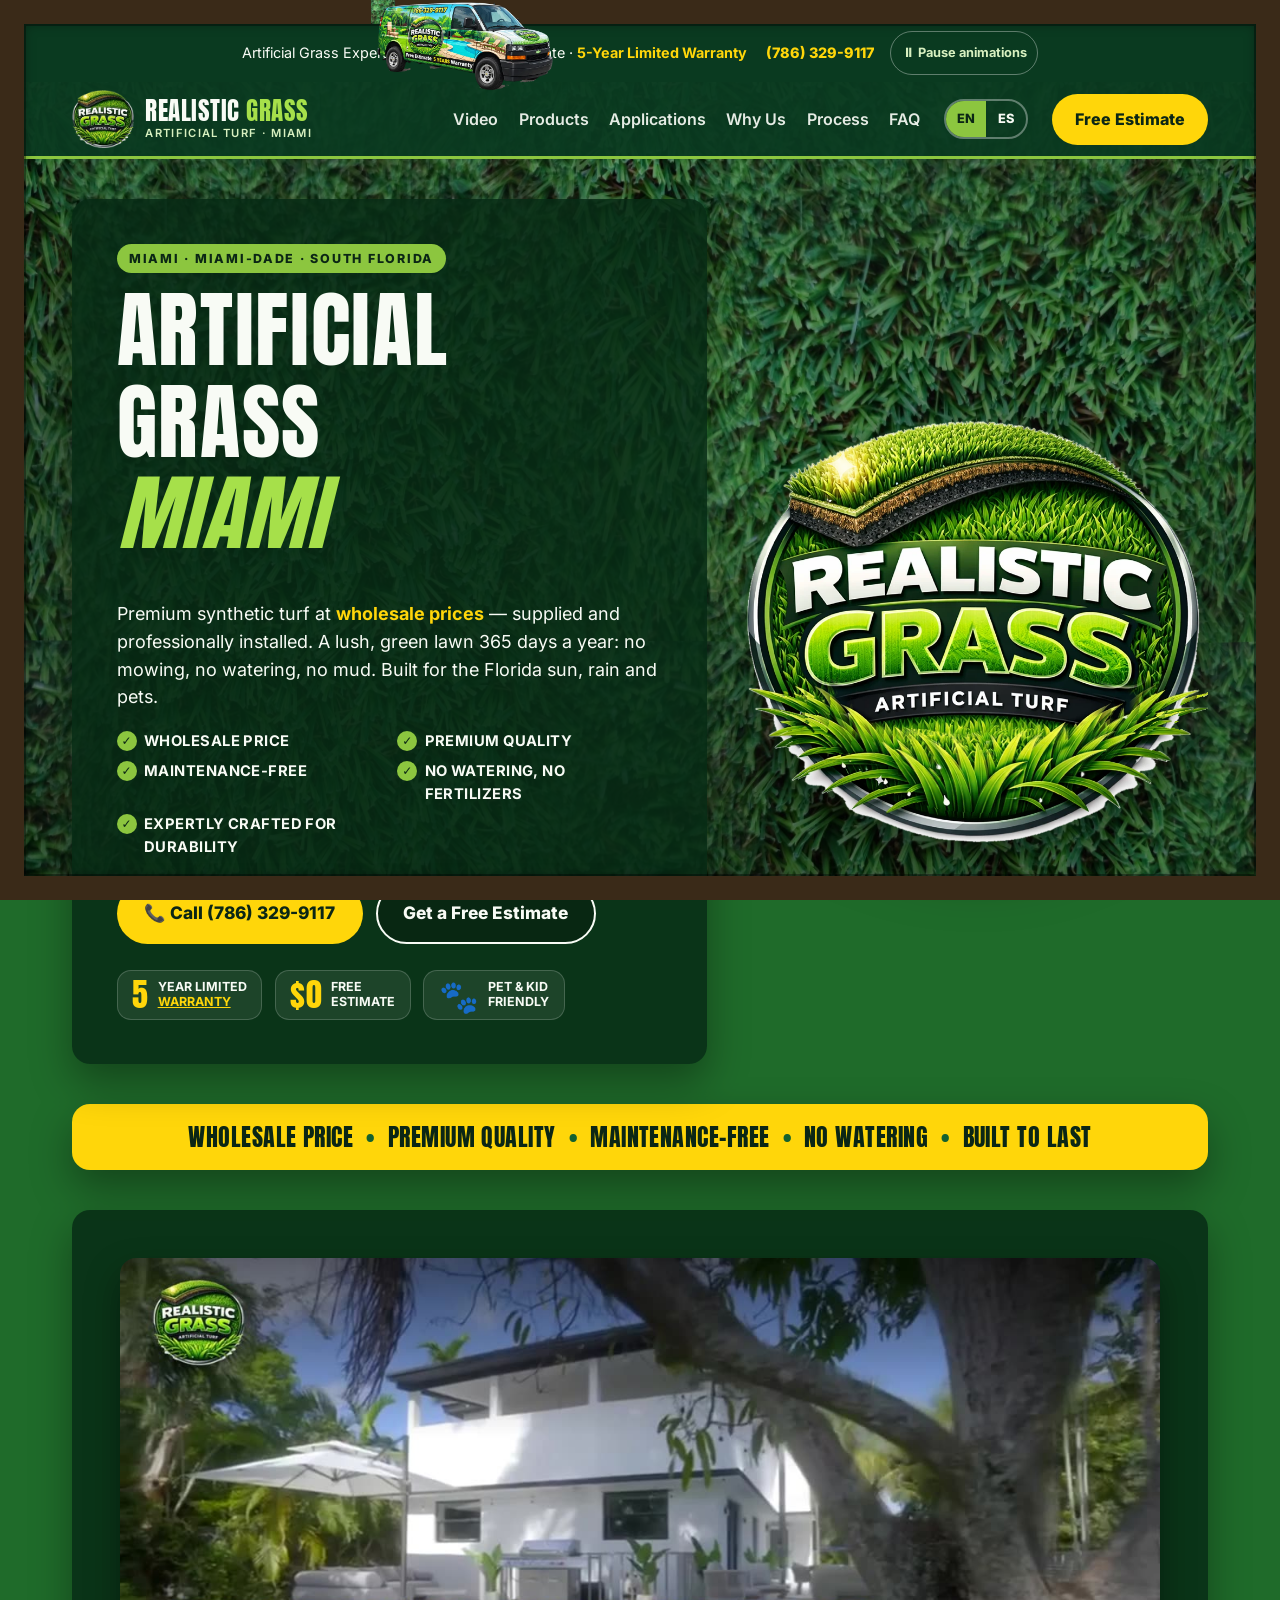
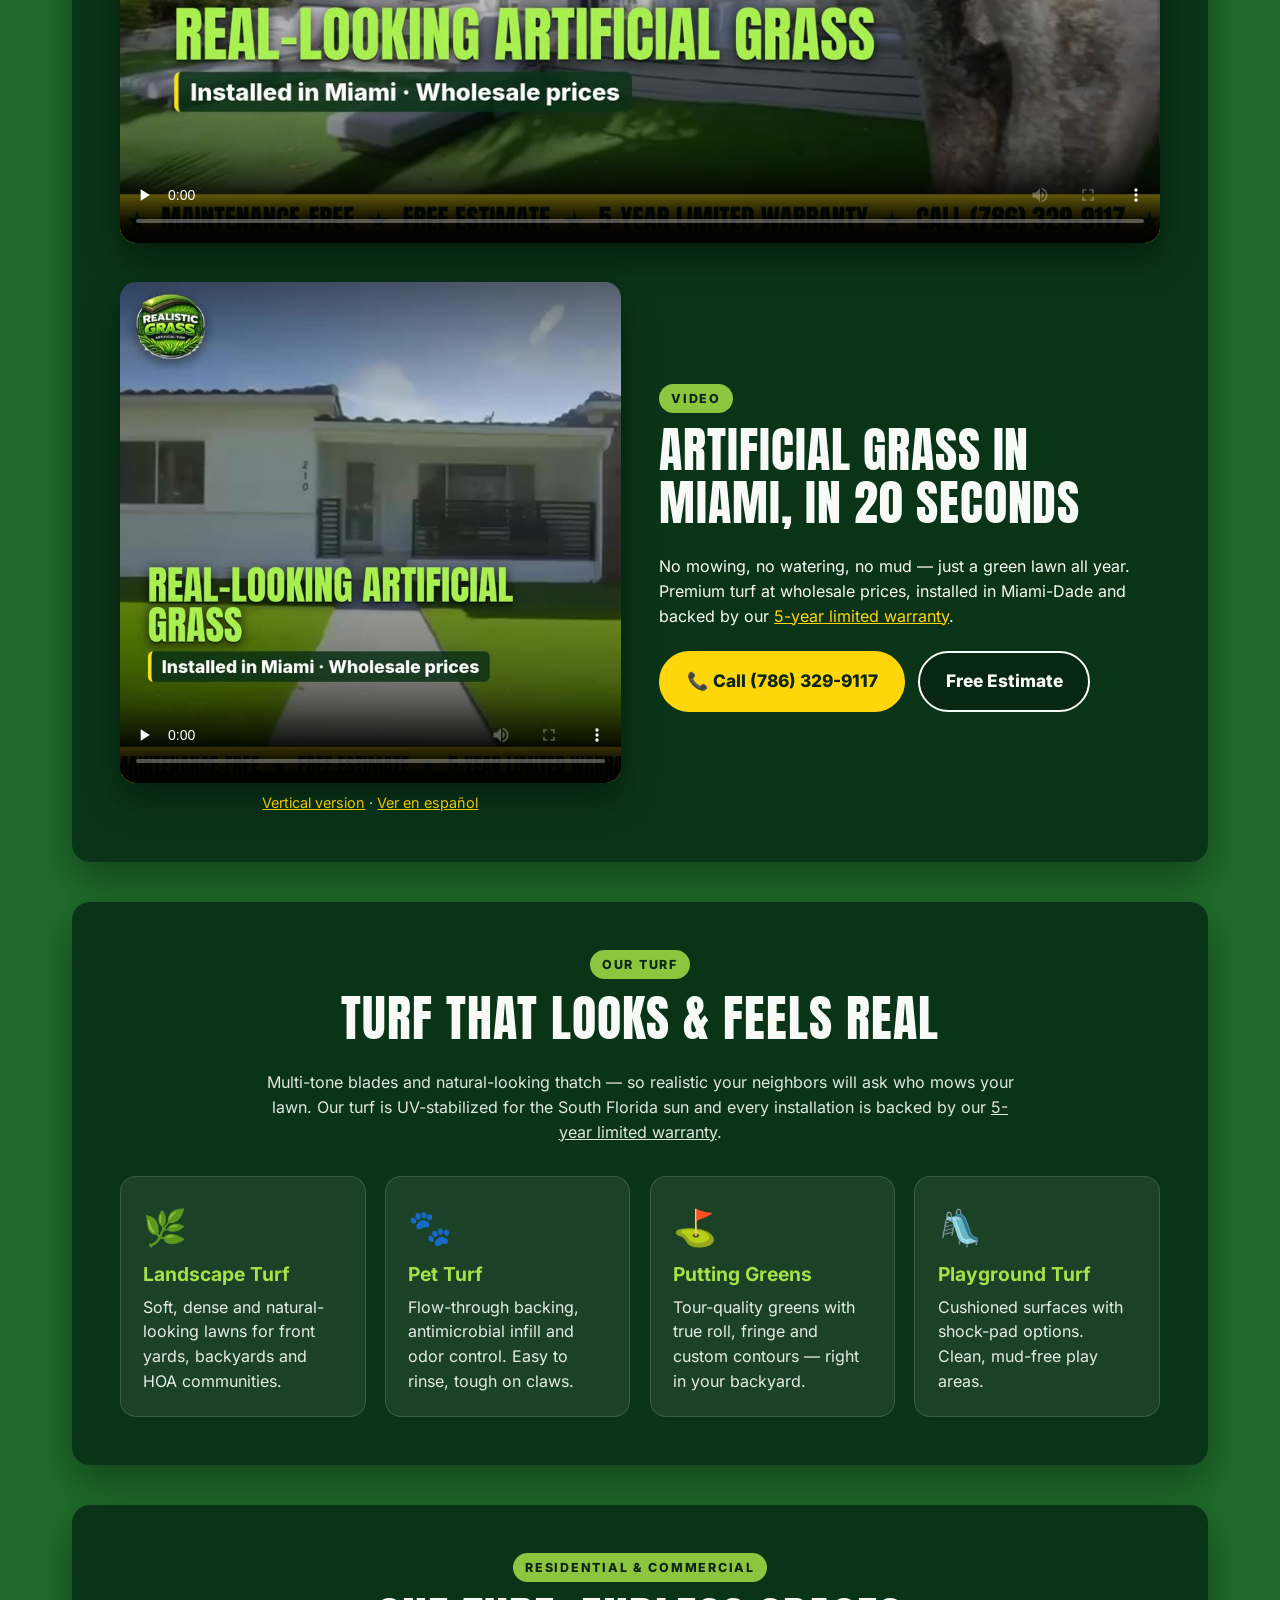
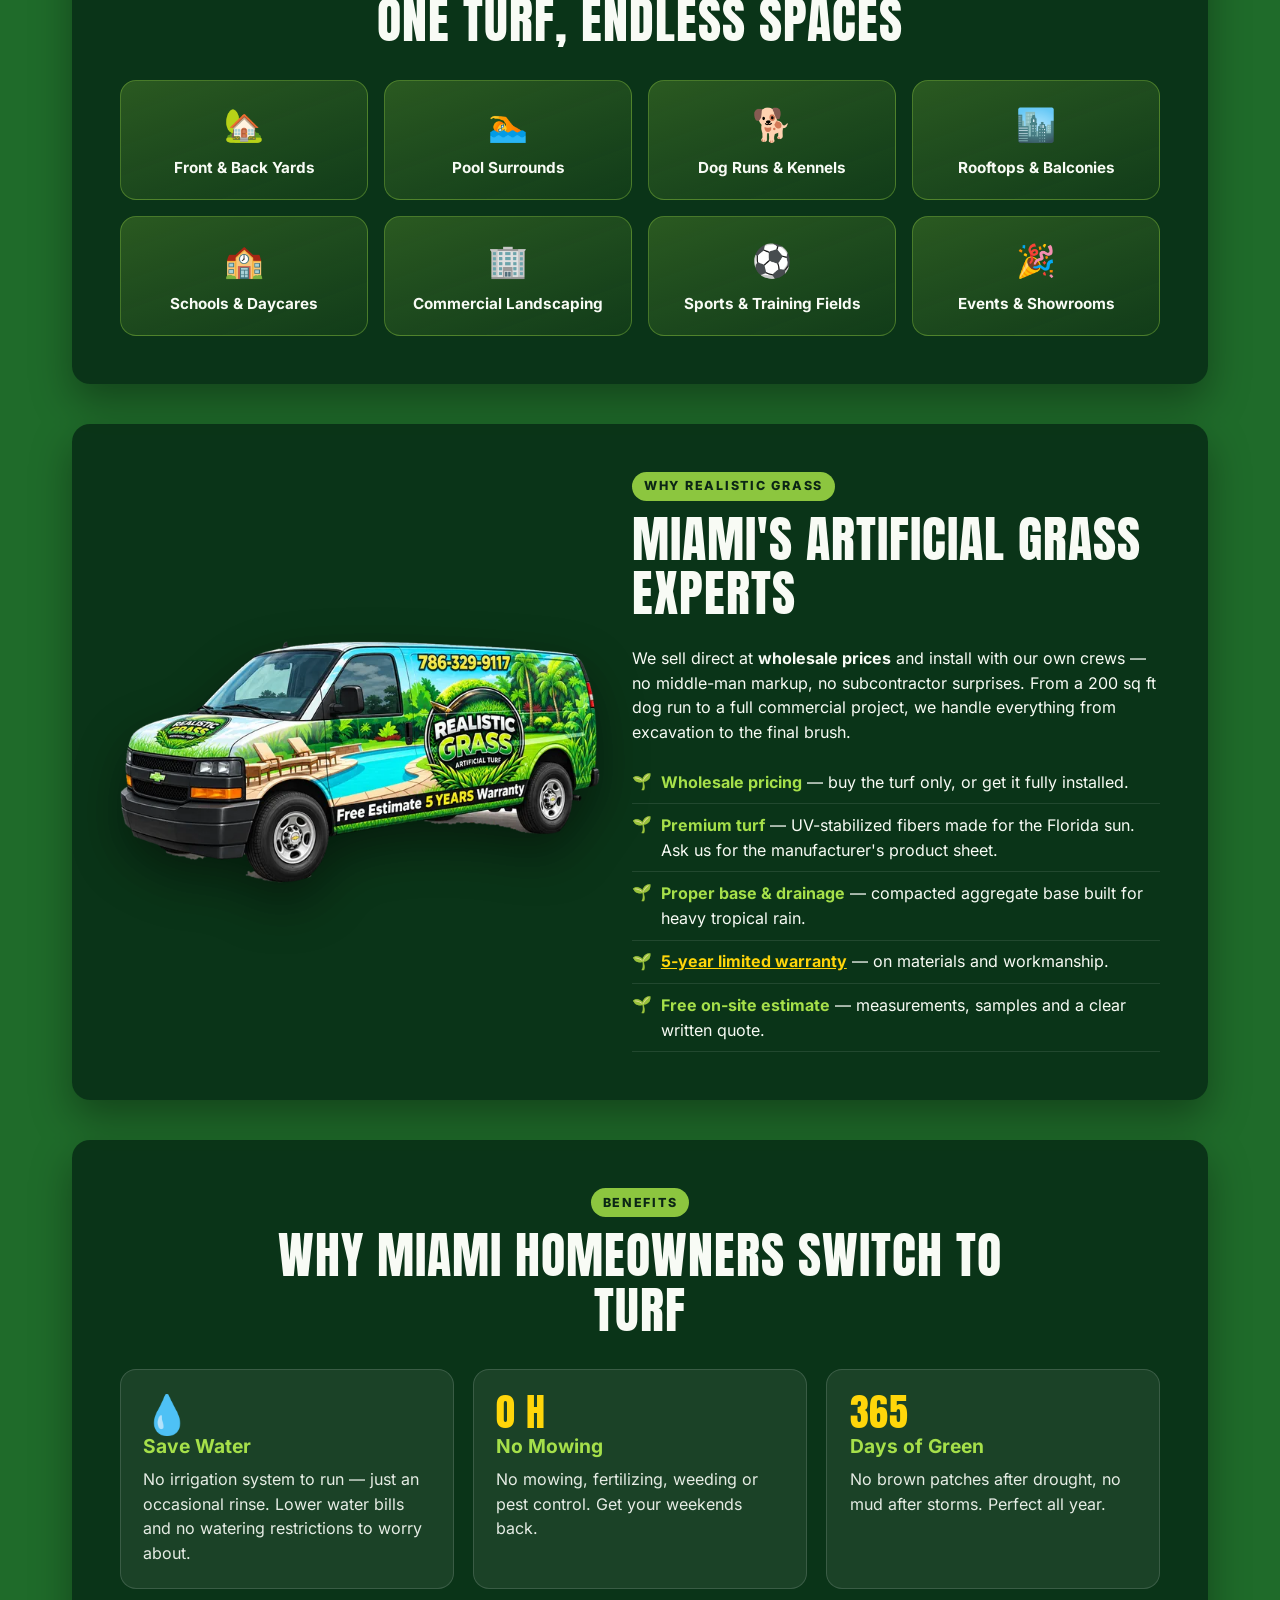
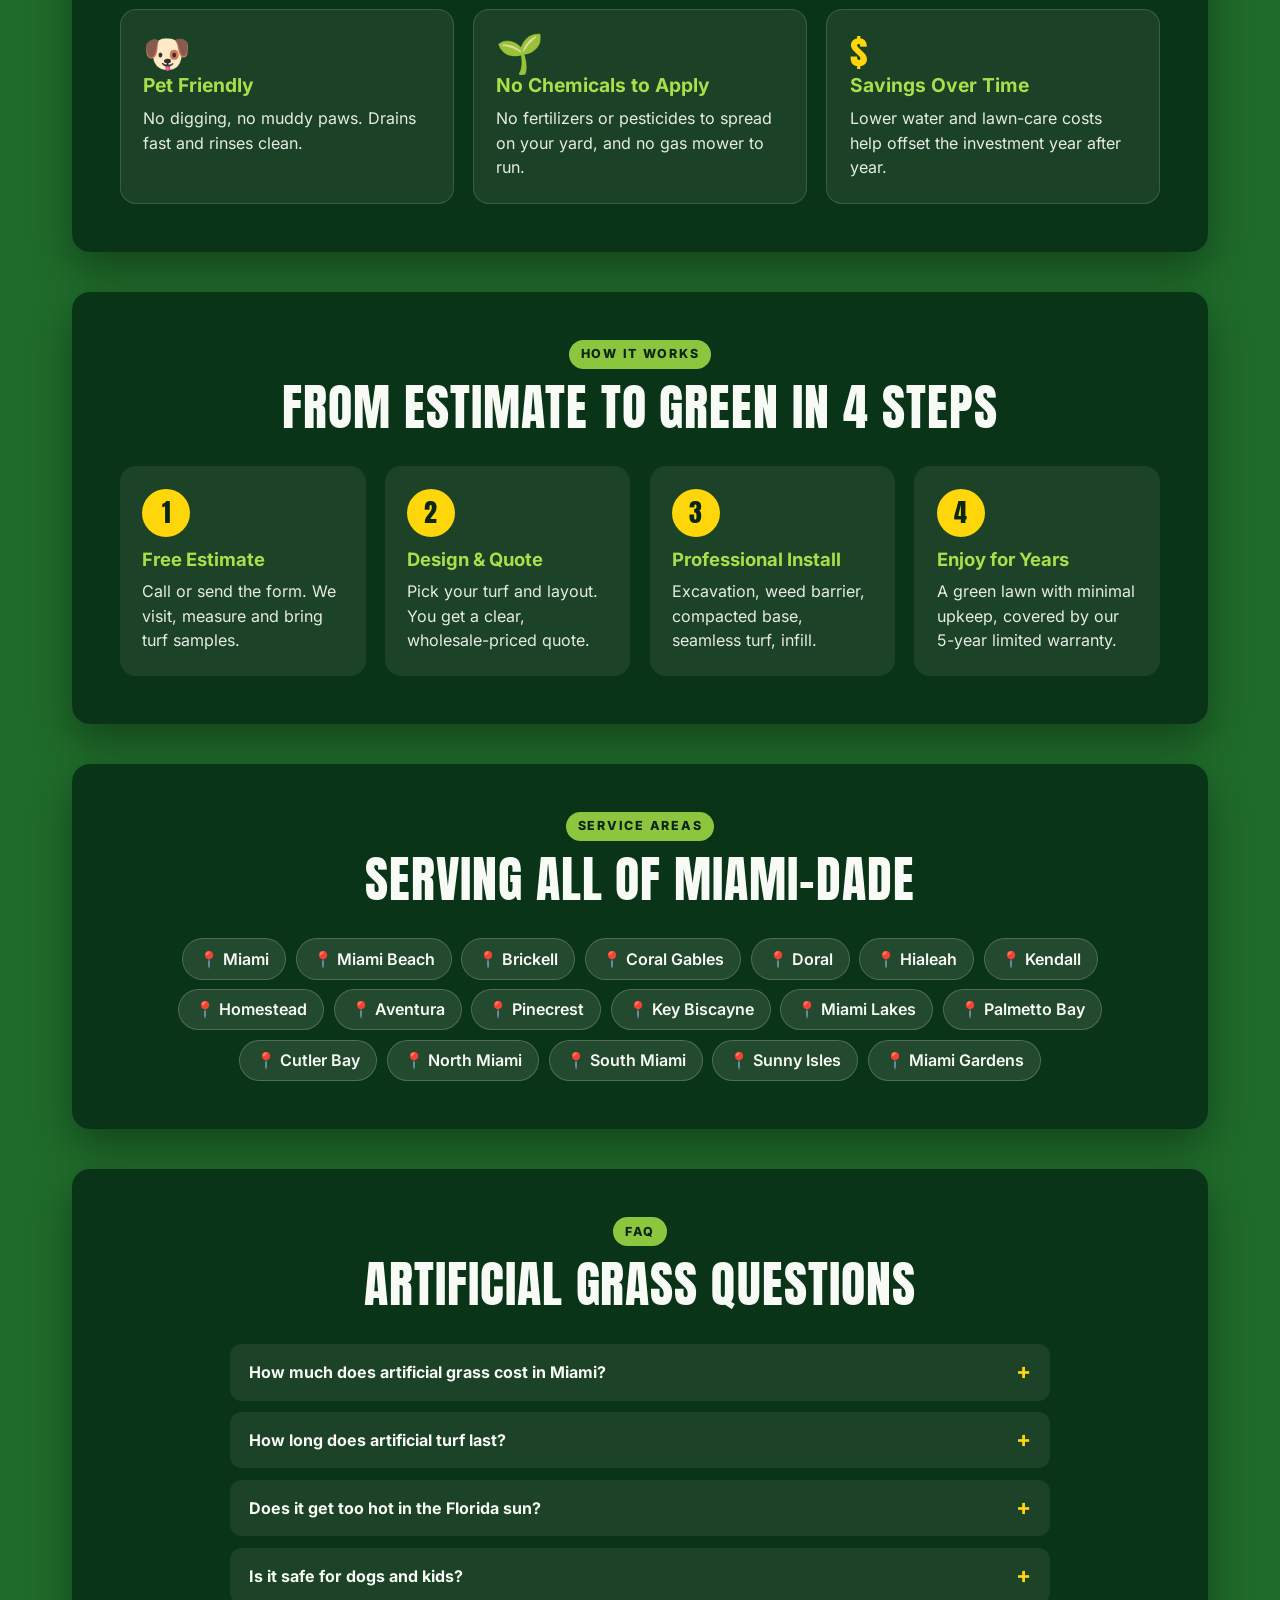
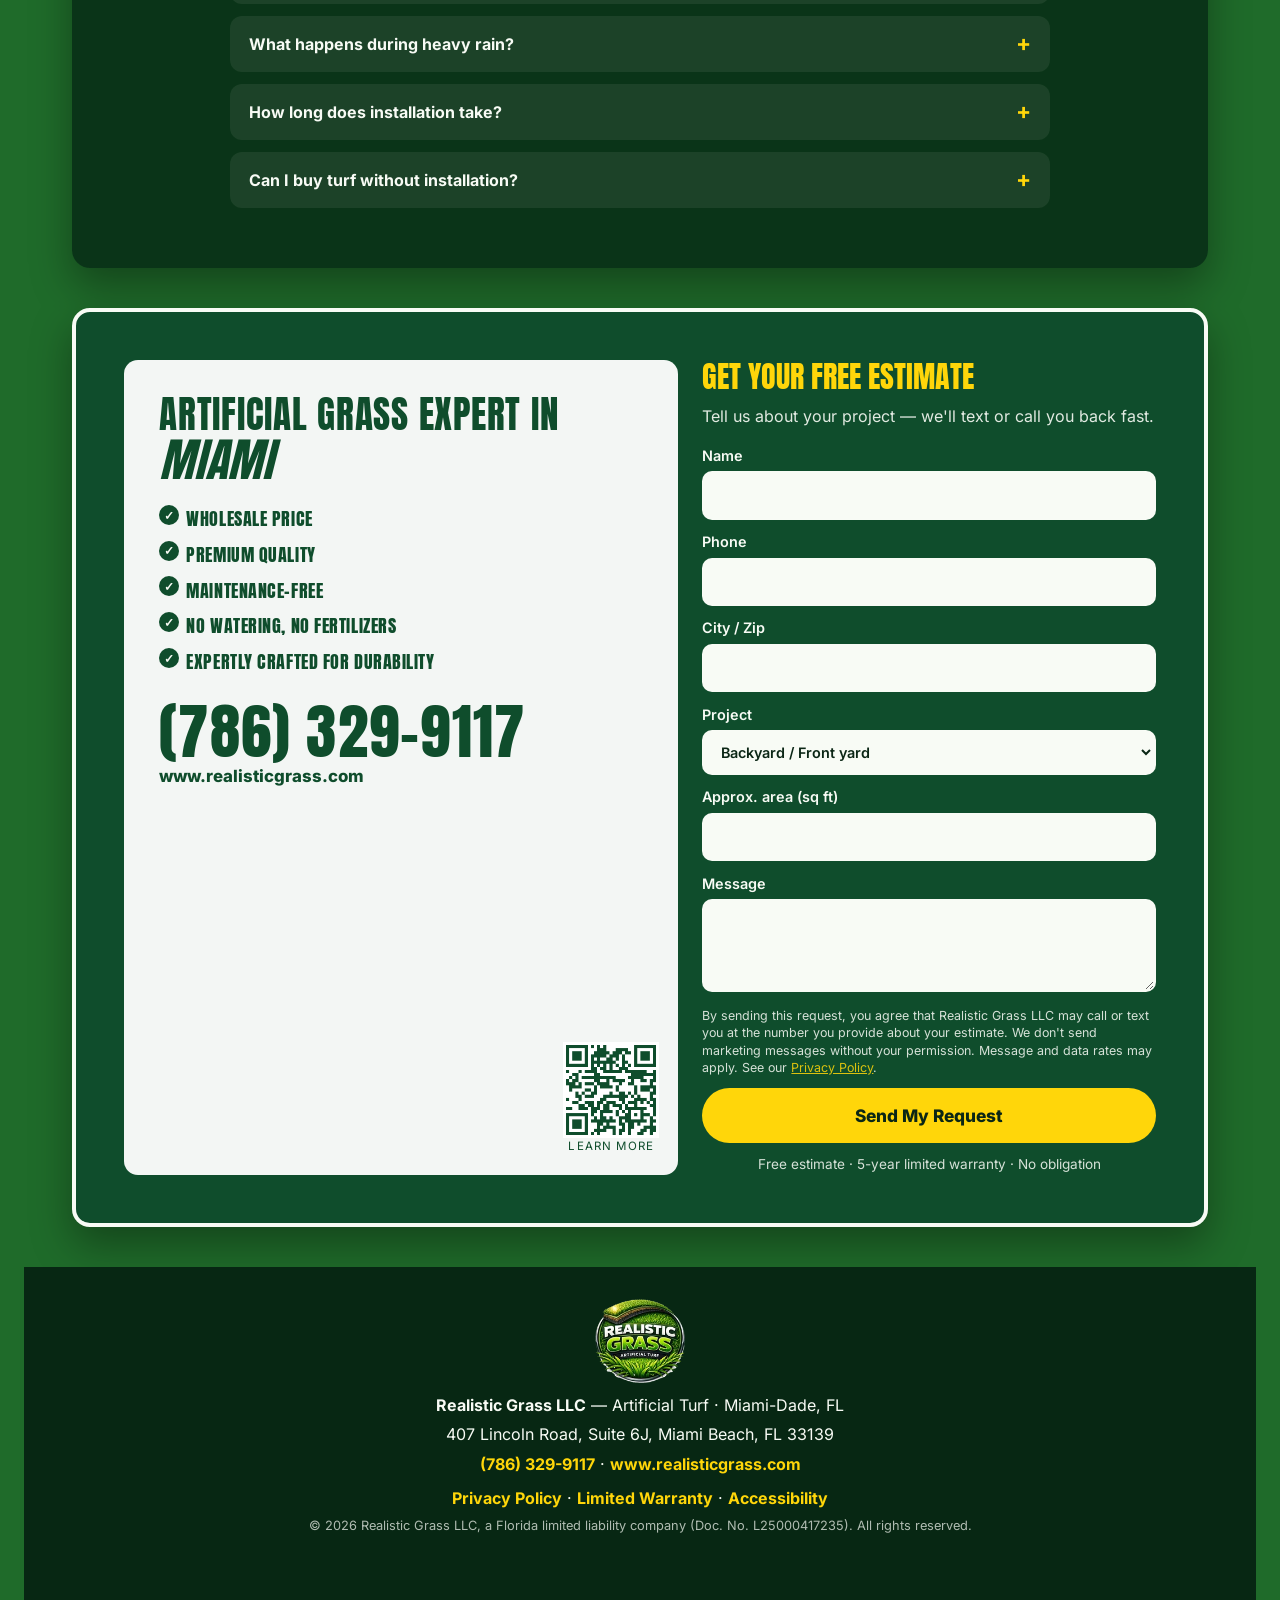
<file: index.html>
<!doctype html>
<html lang="en">
<head>
  <meta charset="utf-8">
  <meta name="viewport" content="width=device-width, initial-scale=1">
  <title>Artificial Grass Miami | Turf Installation – Realistic Grass</title>
  <meta name="description" content="Artificial turf installed in Miami-Dade at wholesale prices: lawns, pet turf, putting greens, pools. Free estimate · 5-year limited warranty.">
  <!-- SEO:START (generated by build-seo.py – edit site.json / build-seo.py, not this block) -->
  <meta name="robots" content="index, follow, max-image-preview:large, max-snippet:-1">
  <meta name="keywords" content="artificial grass Miami, artificial turf Miami, synthetic turf installation, pet turf Miami, putting green Miami, artificial grass wholesale, Miami-Dade turf installer">
  <link rel="canonical" href="https://www.realisticgrass.com/">
  <link rel="alternate" hreflang="en" href="https://www.realisticgrass.com/">
  <link rel="alternate" hreflang="es" href="https://www.realisticgrass.com/es/">
  <link rel="alternate" hreflang="x-default" href="https://www.realisticgrass.com/">
  <meta name="geo.region" content="US-FL">
  <meta name="geo.placename" content="Miami">
  <meta property="og:type" content="website">
  <meta property="og:site_name" content="Realistic Grass">
  <meta property="og:locale" content="en_US">
  <meta property="og:locale:alternate" content="es_US">
  <meta property="og:url" content="https://www.realisticgrass.com/">
  <meta property="og:title" content="Realistic Grass – Artificial Grass Miami">
  <meta property="og:description" content="Artificial turf installed in Miami-Dade at wholesale prices: lawns, pet turf, putting greens, pools. Free estimate · 5-year limited warranty.">
  <meta property="og:image" content="https://www.realisticgrass.com/assets/og-image-en.jpg">
  <meta property="og:image:width" content="1200">
  <meta property="og:image:height" content="630">
  <meta property="og:image:alt" content="Realistic Grass – Artificial Grass Miami">
  <meta name="twitter:card" content="summary_large_image">
  <meta name="twitter:title" content="Realistic Grass – Artificial Grass Miami">
  <meta name="twitter:description" content="Artificial turf installed in Miami-Dade at wholesale prices: lawns, pet turf, putting greens, pools. Free estimate · 5-year limited warranty.">
  <meta name="twitter:image" content="https://www.realisticgrass.com/assets/og-image-en.jpg">
  <meta name="theme-color" content="#0f4d2c">
  <meta name="format-detection" content="telephone=yes">
  <link rel="icon" type="image/png" sizes="32x32" href="assets/favicon-32.png">
  <link rel="apple-touch-icon" href="assets/apple-touch-icon.png">
  <link rel="manifest" href="site.webmanifest">
  <link rel="preload" href="assets/fonts/anton-latin.woff2" as="font" type="font/woff2" crossorigin>
  <link rel="preload" href="assets/fonts/inter-latin-var.woff2" as="font" type="font/woff2" crossorigin>
  <script type="application/ld+json">
{
 "@context": "https://schema.org",
 "@graph": [
  {
   "@type": "HomeAndConstructionBusiness",
   "@id": "https://www.realisticgrass.com/#business",
   "name": "Realistic Grass",
   "legalName": "Realistic Grass LLC",
   "slogan": "Artificial Grass Expert in Miami",
   "description": "Artificial turf installed in Miami-Dade at wholesale prices: lawns, pet turf, putting greens, pools. Free estimate · 5-year limited warranty.",
   "url": "https://www.realisticgrass.com/",
   "logo": "https://www.realisticgrass.com/assets/icon-512.png",
   "image": [
    "https://www.realisticgrass.com/assets/og-image-en.jpg",
    "https://www.realisticgrass.com/assets/logo.webp"
   ],
   "telephone": "+1-786-329-9117",
   "priceRange": "$$",
   "currenciesAccepted": "USD",
   "address": {
    "@type": "PostalAddress",
    "streetAddress": "407 Lincoln Road, Suite 6J",
    "addressLocality": "Miami Beach",
    "addressRegion": "FL",
    "postalCode": "33139",
    "addressCountry": "US"
   },
   "areaServed": [
    {
     "@type": "AdministrativeArea",
     "name": "Miami-Dade County, FL"
    },
    {
     "@type": "City",
     "name": "Miami, FL"
    },
    {
     "@type": "City",
     "name": "Miami Beach, FL"
    },
    {
     "@type": "City",
     "name": "Brickell, FL"
    },
    {
     "@type": "City",
     "name": "Coral Gables, FL"
    },
    {
     "@type": "City",
     "name": "Doral, FL"
    },
    {
     "@type": "City",
     "name": "Hialeah, FL"
    },
    {
     "@type": "City",
     "name": "Kendall, FL"
    },
    {
     "@type": "City",
     "name": "Homestead, FL"
    },
    {
     "@type": "City",
     "name": "Aventura, FL"
    },
    {
     "@type": "City",
     "name": "Pinecrest, FL"
    },
    {
     "@type": "City",
     "name": "Key Biscayne, FL"
    },
    {
     "@type": "City",
     "name": "Miami Lakes, FL"
    },
    {
     "@type": "City",
     "name": "Palmetto Bay, FL"
    },
    {
     "@type": "City",
     "name": "Cutler Bay, FL"
    },
    {
     "@type": "City",
     "name": "North Miami, FL"
    },
    {
     "@type": "City",
     "name": "South Miami, FL"
    },
    {
     "@type": "City",
     "name": "Sunny Isles Beach, FL"
    },
    {
     "@type": "City",
     "name": "Miami Gardens, FL"
    }
   ],
   "knowsLanguage": [
    "en",
    "es"
   ],
   "contactPoint": {
    "@type": "ContactPoint",
    "telephone": "+1-786-329-9117",
    "contactType": "sales",
    "areaServed": "US-FL",
    "availableLanguage": [
     "English",
     "Spanish"
    ]
   },
   "hasOfferCatalog": {
    "@type": "OfferCatalog",
    "name": "Artificial turf services",
    "itemListElement": [
     {
      "@type": "Offer",
      "itemOffered": {
       "@type": "Service",
       "name": "Artificial grass installation",
       "description": "Lawns for front yards, backyards and HOA communities in Miami-Dade.",
       "areaServed": {
        "@type": "AdministrativeArea",
        "name": "Miami-Dade County, FL"
       }
      }
     },
     {
      "@type": "Offer",
      "itemOffered": {
       "@type": "Service",
       "name": "Pet turf",
       "description": "Permeable, easy-to-rinse turf for dogs and pet areas.",
       "areaServed": {
        "@type": "AdministrativeArea",
        "name": "Miami-Dade County, FL"
       }
      }
     },
     {
      "@type": "Offer",
      "itemOffered": {
       "@type": "Service",
       "name": "Putting greens",
       "description": "Custom backyard putting greens.",
       "areaServed": {
        "@type": "AdministrativeArea",
        "name": "Miami-Dade County, FL"
       }
      }
     },
     {
      "@type": "Offer",
      "itemOffered": {
       "@type": "Service",
       "name": "Playground turf",
       "description": "Cushioned, mud-free play areas.",
       "areaServed": {
        "@type": "AdministrativeArea",
        "name": "Miami-Dade County, FL"
       }
      }
     },
     {
      "@type": "Offer",
      "itemOffered": {
       "@type": "Service",
       "name": "Pool surrounds, rooftops and balconies",
       "description": "Turf for pool decks, terraces and balconies.",
       "areaServed": {
        "@type": "AdministrativeArea",
        "name": "Miami-Dade County, FL"
       }
      }
     },
     {
      "@type": "Offer",
      "itemOffered": {
       "@type": "Service",
       "name": "Commercial landscaping",
       "description": "Artificial turf for businesses, schools and events.",
       "areaServed": {
        "@type": "AdministrativeArea",
        "name": "Miami-Dade County, FL"
       }
      }
     },
     {
      "@type": "Offer",
      "itemOffered": {
       "@type": "Service",
       "name": "Wholesale turf",
       "description": "Turf rolls at wholesale prices for homeowners, landscapers and contractors.",
       "areaServed": {
        "@type": "AdministrativeArea",
        "name": "Miami-Dade County, FL"
       }
      }
     }
    ]
   }
  },
  {
   "@type": "WebSite",
   "@id": "https://www.realisticgrass.com/#website",
   "url": "https://www.realisticgrass.com/",
   "name": "Realistic Grass",
   "inLanguage": [
    "en-US",
    "es-US"
   ],
   "publisher": {
    "@id": "https://www.realisticgrass.com/#business"
   }
  },
  {
   "@type": "WebPage",
   "@id": "https://www.realisticgrass.com/#webpage",
   "url": "https://www.realisticgrass.com/",
   "name": "Artificial Grass Miami | Turf Installation – Realistic Grass",
   "description": "Artificial turf installed in Miami-Dade at wholesale prices: lawns, pet turf, putting greens, pools. Free estimate · 5-year limited warranty.",
   "inLanguage": "en-US",
   "isPartOf": {
    "@id": "https://www.realisticgrass.com/#website"
   },
   "about": {
    "@id": "https://www.realisticgrass.com/#business"
   },
   "primaryImageOfPage": {
    "@type": "ImageObject",
    "url": "https://www.realisticgrass.com/assets/og-image-en.jpg",
    "width": 1200,
    "height": 630
   },
   "dateModified": "2026-09-25",
   "video": {
    "@id": "https://www.realisticgrass.com/#video"
   }
  },
  {
   "@type": "VideoObject",
   "@id": "https://www.realisticgrass.com/#video",
   "inLanguage": "en-US",
   "name": "Artificial Grass in Miami – Realistic Grass",
   "description": "Artificial turf installed in Miami-Dade at wholesale prices: lawns, pet turf, putting greens, pools. Free estimate · 5-year limited warranty.",
   "thumbnailUrl": "https://www.realisticgrass.com/social/posters/promo-square-en.jpg",
   "contentUrl": "https://www.realisticgrass.com/social/realistic-grass-promo-square-en.mp4",
   "uploadDate": "2026-09-25",
   "duration": "PT19S",
   "publisher": {
    "@id": "https://www.realisticgrass.com/#business"
   }
  },
  {
   "@type": "FAQPage",
   "@id": "https://www.realisticgrass.com/#faq",
   "inLanguage": "en-US",
   "mainEntity": [
    {
     "@type": "Question",
     "name": "How much does artificial grass cost in Miami?",
     "acceptedAnswer": {
      "@type": "Answer",
      "text": "It depends on the turf, the size of the area and the site preparation. Because we sell at wholesale prices, our quotes are very competitive. Call (786) 329-9117 for a free estimate."
     }
    },
    {
     "@type": "Question",
     "name": "How long does artificial turf last?",
     "acceptedAnswer": {
      "@type": "Answer",
      "text": "Lifespan depends on the product, sun exposure and use — we will show you the manufacturer's specifications for the turf you choose. Our installations are covered by a 5-year limited warranty."
     }
    },
    {
     "@type": "Question",
     "name": "Does it get too hot in the Florida sun?",
     "acceptedAnswer": {
      "@type": "Answer",
      "text": "All turf warms in direct sun. Lighter-colored fibers and some infills help, and a quick rinse with the hose cools the surface down."
     }
    },
    {
     "@type": "Question",
     "name": "Is it safe for dogs and kids?",
     "acceptedAnswer": {
      "@type": "Answer",
      "text": "Artificial turf is widely used in backyards, schools and dog parks. We will give you the manufacturer's product and safety information for your turf. Pet turf uses a permeable backing and an antimicrobial infill to help control odors."
     }
    },
    {
     "@type": "Question",
     "name": "What happens during heavy rain?",
     "acceptedAnswer": {
      "@type": "Answer",
      "text": "Water drains straight through the perforated backing and the compacted base — no puddles, no mud."
     }
    },
    {
     "@type": "Question",
     "name": "How long does installation take?",
     "acceptedAnswer": {
      "@type": "Answer",
      "text": "It depends on the size of the area and the site preparation. Your written quote includes the planned schedule."
     }
    },
    {
     "@type": "Question",
     "name": "Can I buy turf without installation?",
     "acceptedAnswer": {
      "@type": "Answer",
      "text": "Yes. We sell rolls at wholesale prices to homeowners, landscapers and contractors."
     }
    }
   ]
  }
 ]
}
</script>
  <!-- SEO:END -->
  <link rel="stylesheet" href="styles.css">
</head>
<body>
  <a class="skip-link" href="#main">Skip to content</a>
  <!-- Animated turf background (WebGL wind); falls back to the static photo -->
  <canvas id="turf" aria-hidden="true"></canvas>
  <div class="turf-fallback" aria-hidden="true"></div>
  <div class="turf-shade" aria-hidden="true"></div>

  <!-- Van driving around the edge of the window, laying a turf border -->
  <div class="sod-groove" aria-hidden="true"></div>
  <div id="van" aria-hidden="true"><img src="assets/van-right.webp" alt="" width="640" height="320"></div>

  <div class="topbar">
    <span>Artificial Grass Expert in <strong>Miami</strong></span>
    <span class="topbar-sep">·</span>
    <span>Free Estimate · <strong>5-Year Limited Warranty</strong></span>
    <a href="tel:+17863299117" class="topbar-phone">(786) 329-9117</a>
    <button type="button" class="motion-toggle" aria-pressed="false" data-pause="⏸ Pause animations" data-play="▶ Play animations">⏸ Pause animations</button>
  </div>

  <header class="nav" id="top">
    <a href="#top" class="brand" aria-label="Realistic Grass home">
      <img src="assets/logo-sm.webp" alt="Realistic Grass – Artificial Turf logo" width="72" height="67">
      <span class="brand-text"><b>Realistic</b> Grass<small>Artificial Turf · Miami</small></span>
    </a>
    <nav class="nav-links" aria-label="Main">
      <a href="#video">Video</a>
      <a href="#products">Products</a>
      <a href="#applications">Applications</a>
      <a href="#why">Why Us</a>
      <a href="#process">Process</a>
      <a href="#faq">FAQ</a>
    </nav>
    <div class="lang" aria-label="Language">
      <a href="./" aria-current="page" lang="en">EN</a>
      <a href="es/" hreflang="es" lang="es">ES</a>
    </div>
    <a href="#contact" class="btn btn-yellow nav-cta">Free Estimate</a>
    <button class="burger" aria-label="Open menu" aria-expanded="false"><span></span><span></span><span></span></button>
  </header>

  <main id="main">
    <!-- HERO -->
    <section class="hero">
      <div class="hero-copy">
        <p class="eyebrow">Miami · Miami-Dade · South Florida</p>
        <h1>Artificial Grass <span>Miami</span></h1>
        <p class="lead">Premium synthetic turf at <strong>wholesale prices</strong> — supplied and professionally installed.
          A lush, green lawn 365 days a year: no mowing, no watering, no mud. Built for the Florida sun, rain and pets.</p>
        <ul class="checks">
          <li>Wholesale price</li>
          <li>Premium quality</li>
          <li>Maintenance-free</li>
          <li>No watering, no fertilizers</li>
          <li>Expertly crafted for durability</li>
        </ul>
        <div class="hero-ctas">
          <a href="tel:+17863299117" class="btn btn-yellow btn-lg">📞 Call (786) 329-9117</a>
          <a href="#contact" class="btn btn-ghost btn-lg">Get a Free Estimate</a>
        </div>
        <div class="badges">
          <div><b>5</b><span>Year Limited<br><a href="warranty.html">Warranty</a></span></div>
          <div><b>$0</b><span>Free<br>Estimate</span></div>
          <div><b>🐾</b><span>Pet &amp; Kid<br>Friendly</span></div>
        </div>
      </div>
      <div class="hero-logo">
        <img src="assets/logo.webp" alt="Realistic Grass – Artificial Turf" width="560" height="522" fetchpriority="high">
      </div>
    </section>

    <!-- STRIP -->
    <section class="strip">
      <p>Wholesale Price <i>•</i> Premium Quality <i>•</i> Maintenance-Free <i>•</i> No Watering <i>•</i> Built to Last</p>
    </section>

    <!-- VIDEO -->
    <section class="section video-sec" id="video">
      <figure class="video-wide">
        <video controls playsinline preload="none" width="1920" height="1080"
               poster="social/posters/estate-landscape-en.jpg" aria-label="Realistic Grass video: artificial grass lawns in Miami, free estimate, call (786) 329-9117">
          <source src="social/realistic-grass-estate-landscape-en.mp4" type="video/mp4">
          <track kind="captions" src="social/captions-en.vtt" srclang="en" label="English" default>
        </video>
      </figure>
      <div class="video-grid">
        <figure class="video-wrap">
          <video controls playsinline preload="none" width="1080" height="1080"
                 poster="social/posters/promo-square-en.jpg"
                 aria-label="Realistic Grass video: artificial grass in Miami, free estimate, call (786) 329-9117">
            <source src="social/realistic-grass-promo-square-en.mp4" type="video/mp4">
            <track kind="captions" src="social/captions-en.vtt" srclang="en" label="English" default>
          </video>
          <figcaption><a href="social/realistic-grass-promo-vertical-en.mp4">Vertical version</a> · <a href="es/#video" hreflang="es">Ver en español</a></figcaption>
        </figure>
        <div class="video-copy">
          <p class="eyebrow">Video</p>
          <h2>Artificial Grass in Miami, in 20 Seconds</h2>
          <p>No mowing, no watering, no mud — just a green lawn all year. Premium turf at wholesale prices, installed in Miami-Dade and backed by our <a href="warranty.html">5-year limited warranty</a>.</p>
          <div class="hero-ctas">
            <a href="tel:+17863299117" class="btn btn-yellow btn-lg">📞 Call (786) 329-9117</a>
            <a href="#contact" class="btn btn-ghost btn-lg">Free Estimate</a>
          </div>
        </div>
      </div>
    </section>

    <!-- PRODUCTS -->
    <section class="section" id="products">
      <div class="section-head">
        <p class="eyebrow">Our Turf</p>
        <h2>Turf That Looks &amp; Feels Real</h2>
        <p>Multi-tone blades and natural-looking thatch — so realistic your neighbors will ask who mows your lawn.
          Our turf is UV-stabilized for the South Florida sun and every installation is backed by our <a href="warranty.html">5-year limited warranty</a>.</p>
      </div>
      <div class="cards cards-4">
        <article class="card">
          <div class="card-icon">🌿</div>
          <h3>Landscape Turf</h3>
          <p>Soft, dense and natural-looking lawns for front yards, backyards and HOA communities.</p>
        </article>
        <article class="card">
          <div class="card-icon">🐾</div>
          <h3>Pet Turf</h3>
          <p>Flow-through backing, antimicrobial infill and odor control. Easy to rinse, tough on claws.</p>
        </article>
        <article class="card">
          <div class="card-icon">⛳</div>
          <h3>Putting Greens</h3>
          <p>Tour-quality greens with true roll, fringe and custom contours — right in your backyard.</p>
        </article>
        <article class="card">
          <div class="card-icon">🛝</div>
          <h3>Playground Turf</h3>
          <p>Cushioned surfaces with shock-pad options. Clean, mud-free play areas.</p>
        </article>
      </div>
    </section>

    <!-- APPLICATIONS -->
    <section class="section" id="applications">
      <div class="section-head">
        <p class="eyebrow">Residential &amp; Commercial</p>
        <h2>One Turf, Endless Spaces</h2>
      </div>
      <div class="apps">
        <div class="app">🏡<span>Front &amp; Back Yards</span></div>
        <div class="app">🏊<span>Pool Surrounds</span></div>
        <div class="app">🐕<span>Dog Runs &amp; Kennels</span></div>
        <div class="app">🏙️<span>Rooftops &amp; Balconies</span></div>
        <div class="app">🏫<span>Schools &amp; Daycares</span></div>
        <div class="app">🏢<span>Commercial Landscaping</span></div>
        <div class="app">⚽<span>Sports &amp; Training Fields</span></div>
        <div class="app">🎉<span>Events &amp; Showrooms</span></div>
      </div>
    </section>

    <!-- WHY -->
    <section class="section" id="why">
      <div class="why">
        <div class="why-van">
          <img src="assets/van-left.webp" alt="Realistic Grass installation van" loading="lazy" width="640" height="322">
        </div>
        <div class="why-copy">
          <p class="eyebrow">Why Realistic Grass</p>
          <h2>Miami's Artificial Grass Experts</h2>
          <p>We sell direct at <strong>wholesale prices</strong> and install with our own crews — no middle-man markup, no subcontractor surprises.
            From a 200 sq ft dog run to a full commercial project, we handle everything from excavation to the final brush.</p>
          <ul class="why-list">
            <li><b>Wholesale pricing</b> — buy the turf only, or get it fully installed.</li>
            <li><b>Premium turf</b> — UV-stabilized fibers made for the Florida sun. Ask us for the manufacturer's product sheet.</li>
            <li><b>Proper base &amp; drainage</b> — compacted aggregate base built for heavy tropical rain.</li>
            <li><b><a href="warranty.html">5-year limited warranty</a></b> — on materials and workmanship.</li>
            <li><b>Free on-site estimate</b> — measurements, samples and a clear written quote.</li>
          </ul>
        </div>
      </div>
    </section>

    <!-- BENEFITS -->
    <section class="section">
      <div class="section-head">
        <p class="eyebrow">Benefits</p>
        <h2>Why Miami Homeowners Switch to Turf</h2>
      </div>
      <div class="cards cards-3">
        <article class="card stat"><b>💧</b><h3>Save Water</h3><p>No irrigation system to run — just an occasional rinse. Lower water bills and no watering restrictions to worry about.</p></article>
        <article class="card stat"><b>0 h</b><h3>No Mowing</h3><p>No mowing, fertilizing, weeding or pest control. Get your weekends back.</p></article>
        <article class="card stat"><b>365</b><h3>Days of Green</h3><p>No brown patches after drought, no mud after storms. Perfect all year.</p></article>
        <article class="card stat"><b>🐶</b><h3>Pet Friendly</h3><p>No digging, no muddy paws. Drains fast and rinses clean.</p></article>
        <article class="card stat"><b>🌱</b><h3>No Chemicals to Apply</h3><p>No fertilizers or pesticides to spread on your yard, and no gas mower to run.</p></article>
        <article class="card stat"><b>$</b><h3>Savings Over Time</h3><p>Lower water and lawn-care costs help offset the investment year after year.</p></article>
      </div>
    </section>

    <!-- PROCESS -->
    <section class="section" id="process">
      <div class="section-head">
        <p class="eyebrow">How It Works</p>
        <h2>From Estimate to Green in 4 Steps</h2>
      </div>
      <ol class="steps">
        <li><span>1</span><h3>Free Estimate</h3><p>Call or send the form. We visit, measure and bring turf samples.</p></li>
        <li><span>2</span><h3>Design &amp; Quote</h3><p>Pick your turf and layout. You get a clear, wholesale-priced quote.</p></li>
        <li><span>3</span><h3>Professional Install</h3><p>Excavation, weed barrier, compacted base, seamless turf, infill.</p></li>
        <li><span>4</span><h3>Enjoy for Years</h3><p>A green lawn with minimal upkeep, covered by our 5-year limited warranty.</p></li>
      </ol>
    </section>


    <!-- AREAS -->
    <section class="section" id="areas">
      <div class="section-head">
        <p class="eyebrow">Service Areas</p>
        <h2>Serving All of Miami-Dade</h2>
      </div>
      <ul class="areas">
        <li>Miami</li><li>Miami Beach</li><li>Brickell</li><li>Coral Gables</li><li>Doral</li><li>Hialeah</li>
        <li>Kendall</li><li>Homestead</li><li>Aventura</li><li>Pinecrest</li><li>Key Biscayne</li><li>Miami Lakes</li>
        <li>Palmetto Bay</li><li>Cutler Bay</li><li>North Miami</li><li>South Miami</li><li>Sunny Isles</li><li>Miami Gardens</li>
      </ul>
    </section>

    <!-- FAQ -->
    <section class="section" id="faq">
      <div class="section-head">
        <p class="eyebrow">FAQ</p>
        <h2>Artificial Grass Questions</h2>
      </div>
      <div class="faq">
        <details><summary>How much does artificial grass cost in Miami?</summary><p>It depends on the turf, the size of the area and the site preparation. Because we sell at wholesale prices, our quotes are very competitive. Call (786) 329-9117 for a free estimate.</p></details>
        <details><summary>How long does artificial turf last?</summary><p>Lifespan depends on the product, sun exposure and use — we will show you the manufacturer's specifications for the turf you choose. Our installations are covered by a <a href="warranty.html">5-year limited warranty</a>.</p></details>
        <details><summary>Does it get too hot in the Florida sun?</summary><p>All turf warms in direct sun. Lighter-colored fibers and some infills help, and a quick rinse with the hose cools the surface down.</p></details>
        <details><summary>Is it safe for dogs and kids?</summary><p>Artificial turf is widely used in backyards, schools and dog parks. We will give you the manufacturer's product and safety information for your turf. Pet turf uses a permeable backing and an antimicrobial infill to help control odors.</p></details>
        <details><summary>What happens during heavy rain?</summary><p>Water drains straight through the perforated backing and the compacted base — no puddles, no mud.</p></details>
        <details><summary>How long does installation take?</summary><p>It depends on the size of the area and the site preparation. Your written quote includes the planned schedule.</p></details>
        <details><summary>Can I buy turf without installation?</summary><p>Yes. We sell rolls at wholesale prices to homeowners, landscapers and contractors.</p></details>
      </div>
    </section>

    <!-- CONTACT -->
    <section class="section" id="contact">
      <div class="contact">
        <div class="contact-card">
          <h2>Artificial Grass Expert in <span>Miami</span></h2>
          <ul class="checks checks-dark">
            <li>Wholesale price</li>
            <li>Premium quality</li>
            <li>Maintenance-free</li>
            <li>No watering, no fertilizers</li>
            <li>Expertly crafted for durability</li>
          </ul>
          <a class="big-phone" href="tel:+17863299117">(786) 329-9117</a>
          <a class="site-link" href="https://www.realisticgrass.com">www.realisticgrass.com</a>
          <div class="qr">
            <img src="assets/qr.png" alt="QR code to www.realisticgrass.com" width="120" height="120" loading="lazy">
            <span>Learn more</span>
          </div>
        </div>
        <form class="form" id="quote-form">
          <h3>Get Your Free Estimate</h3>
          <p class="form-sub">Tell us about your project — we'll text or call you back fast.</p>
          <label>Name<input name="name" required autocomplete="name"></label>
          <label>Phone<input name="phone" type="tel" required autocomplete="tel"></label>
          <label>City / Zip<input name="city" autocomplete="postal-code"></label>
          <label>Project
            <select name="project">
              <option>Backyard / Front yard</option>
              <option>Pet area</option>
              <option>Putting green</option>
              <option>Pool surround</option>
              <option>Playground</option>
              <option>Rooftop / Balcony</option>
              <option>Commercial</option>
              <option>Turf only (wholesale)</option>
            </select>
          </label>
          <label>Approx. area (sq ft)<input name="area" inputmode="numeric"></label>
          <label>Message<textarea name="msg" rows="3"></textarea></label>
          <p class="consent">By sending this request, you agree that Realistic Grass LLC may call or text you at the number you provide about your estimate. We don't send marketing messages without your permission. Message and data rates may apply. See our <a href="privacy.html">Privacy Policy</a>.</p>
          <button class="btn btn-yellow btn-lg" type="submit">Send My Request</button>
          <p class="form-note">Free estimate · 5-year limited warranty · No obligation</p>
        </form>
      </div>
    </section>
  </main>

  <footer class="footer">
    <img src="assets/logo-sm.webp" alt="" width="90" height="84" loading="lazy">
    <p><b>Realistic Grass LLC</b> — Artificial Turf · Miami-Dade, FL</p>
    <p>407 Lincoln Road, Suite 6J, Miami Beach, FL 33139</p>
    <p><a href="tel:+17863299117">(786) 329-9117</a> · <a href="https://www.realisticgrass.com">www.realisticgrass.com</a></p>
    <p class="footer-links"><a href="privacy.html">Privacy Policy</a> · <a href="warranty.html">Limited Warranty</a> · <a href="privacy.html#accessibility">Accessibility</a></p>
    <p class="small">© <span id="year"></span> Realistic Grass LLC, a Florida limited liability company (Doc. No. L25000417235). All rights reserved.</p>
  </footer>

  <a href="tel:+17863299117" class="float-call" aria-label="Call (786) 329-9117">📞</a>

  <script src="script.js"></script>
  <script src="assets/logo-anim.js" defer></script>
</body>
</html>
</file>
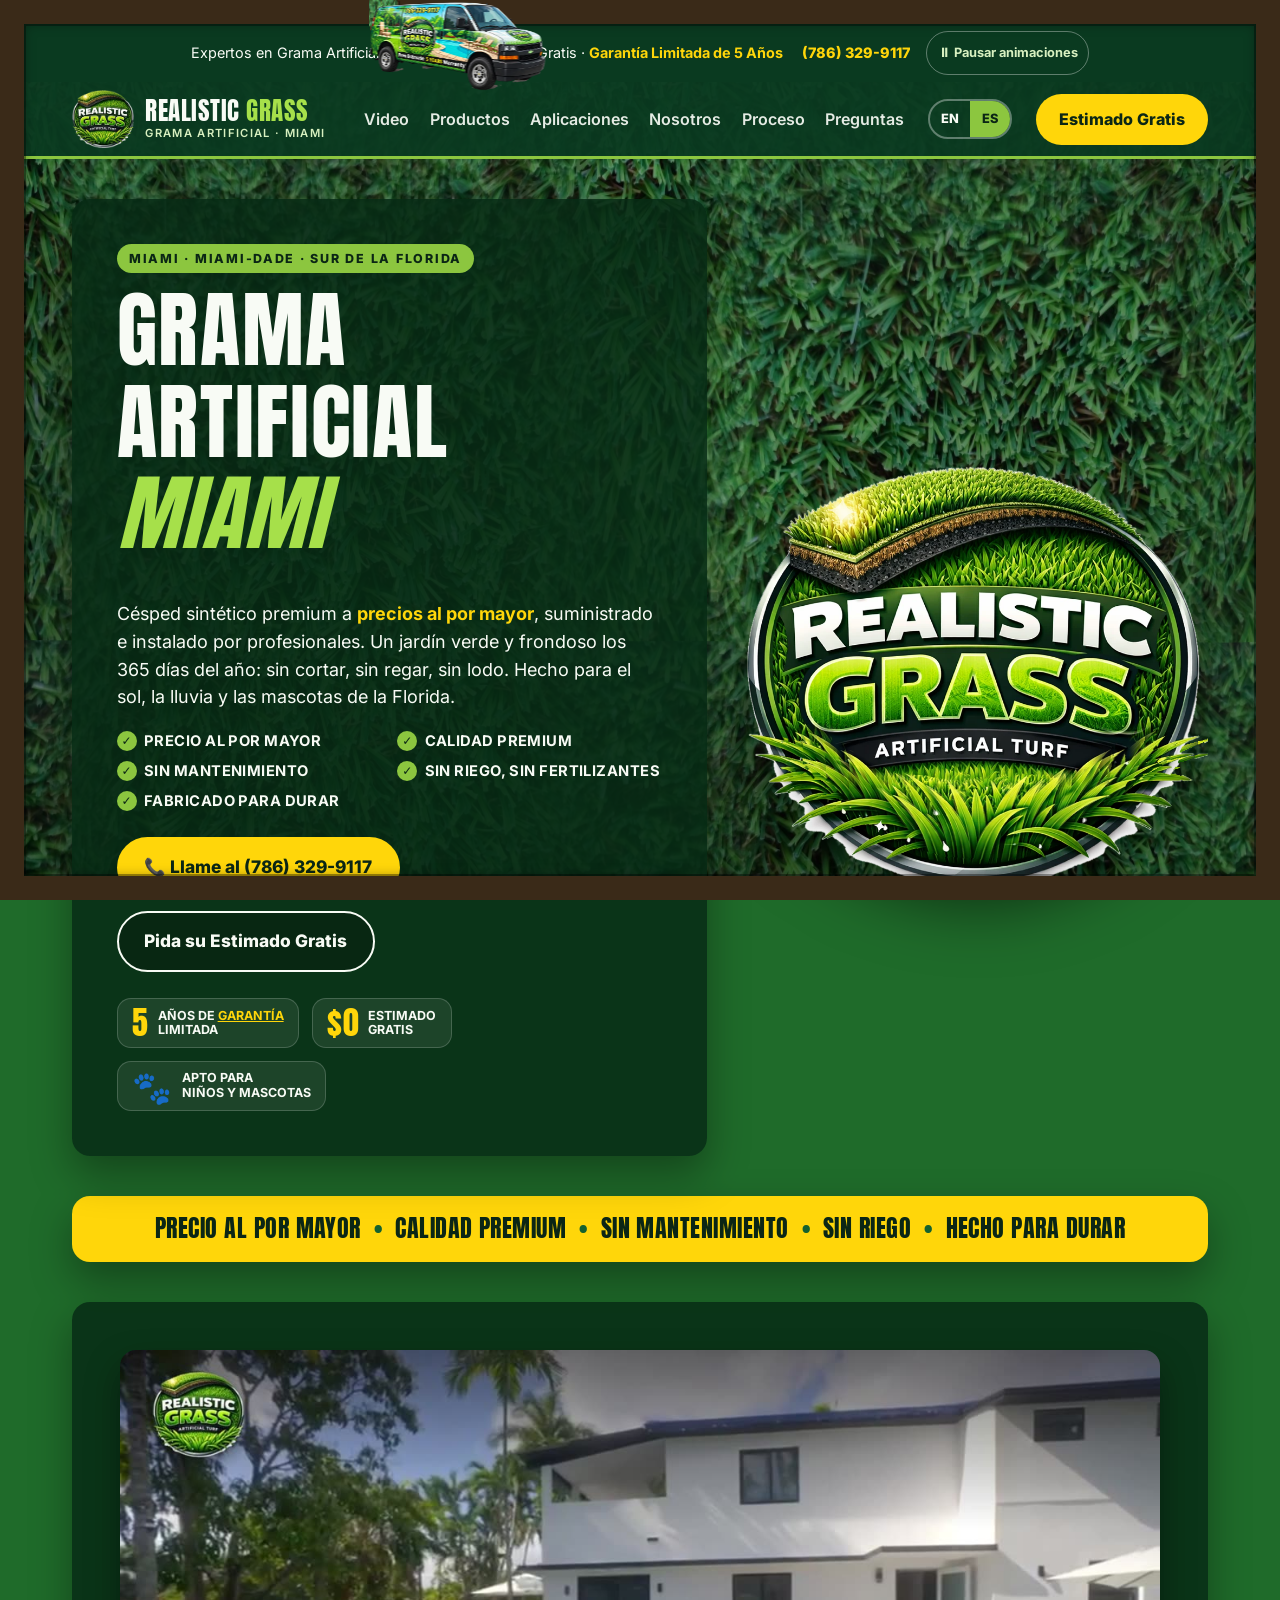
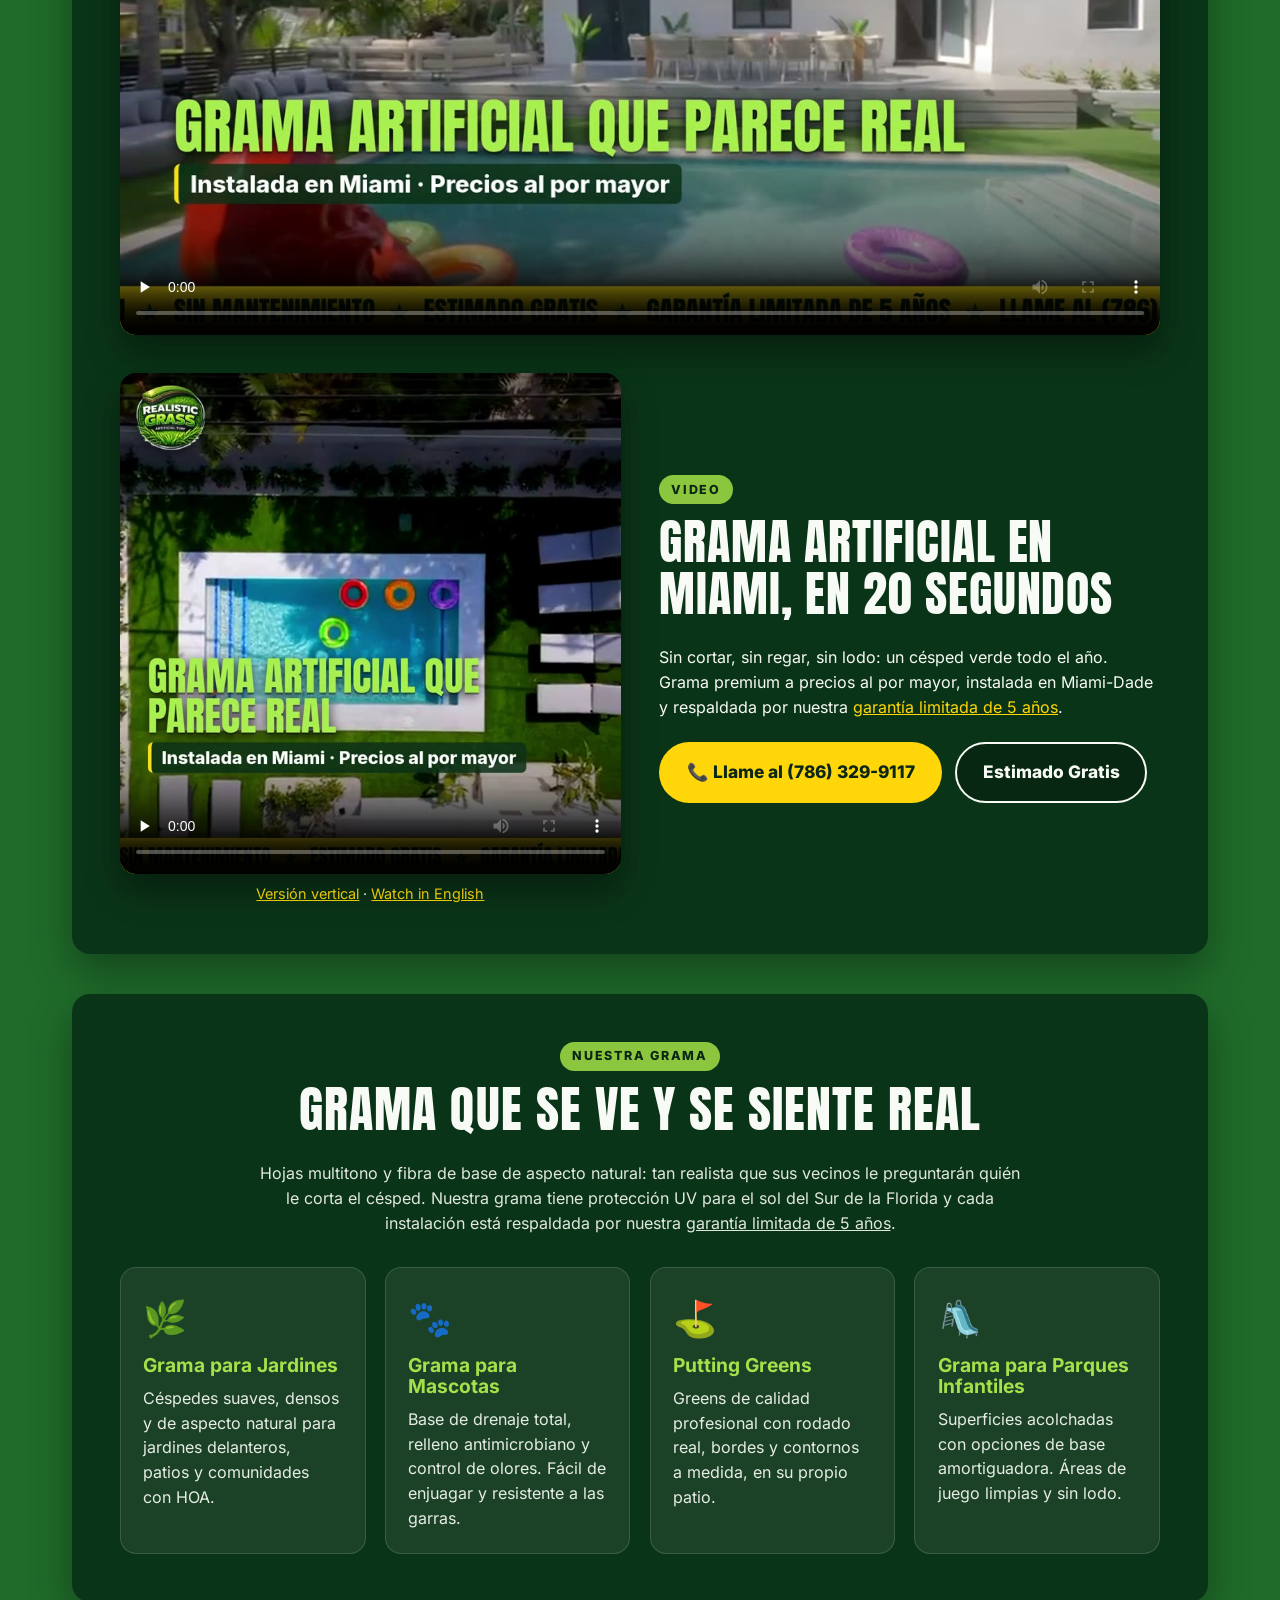
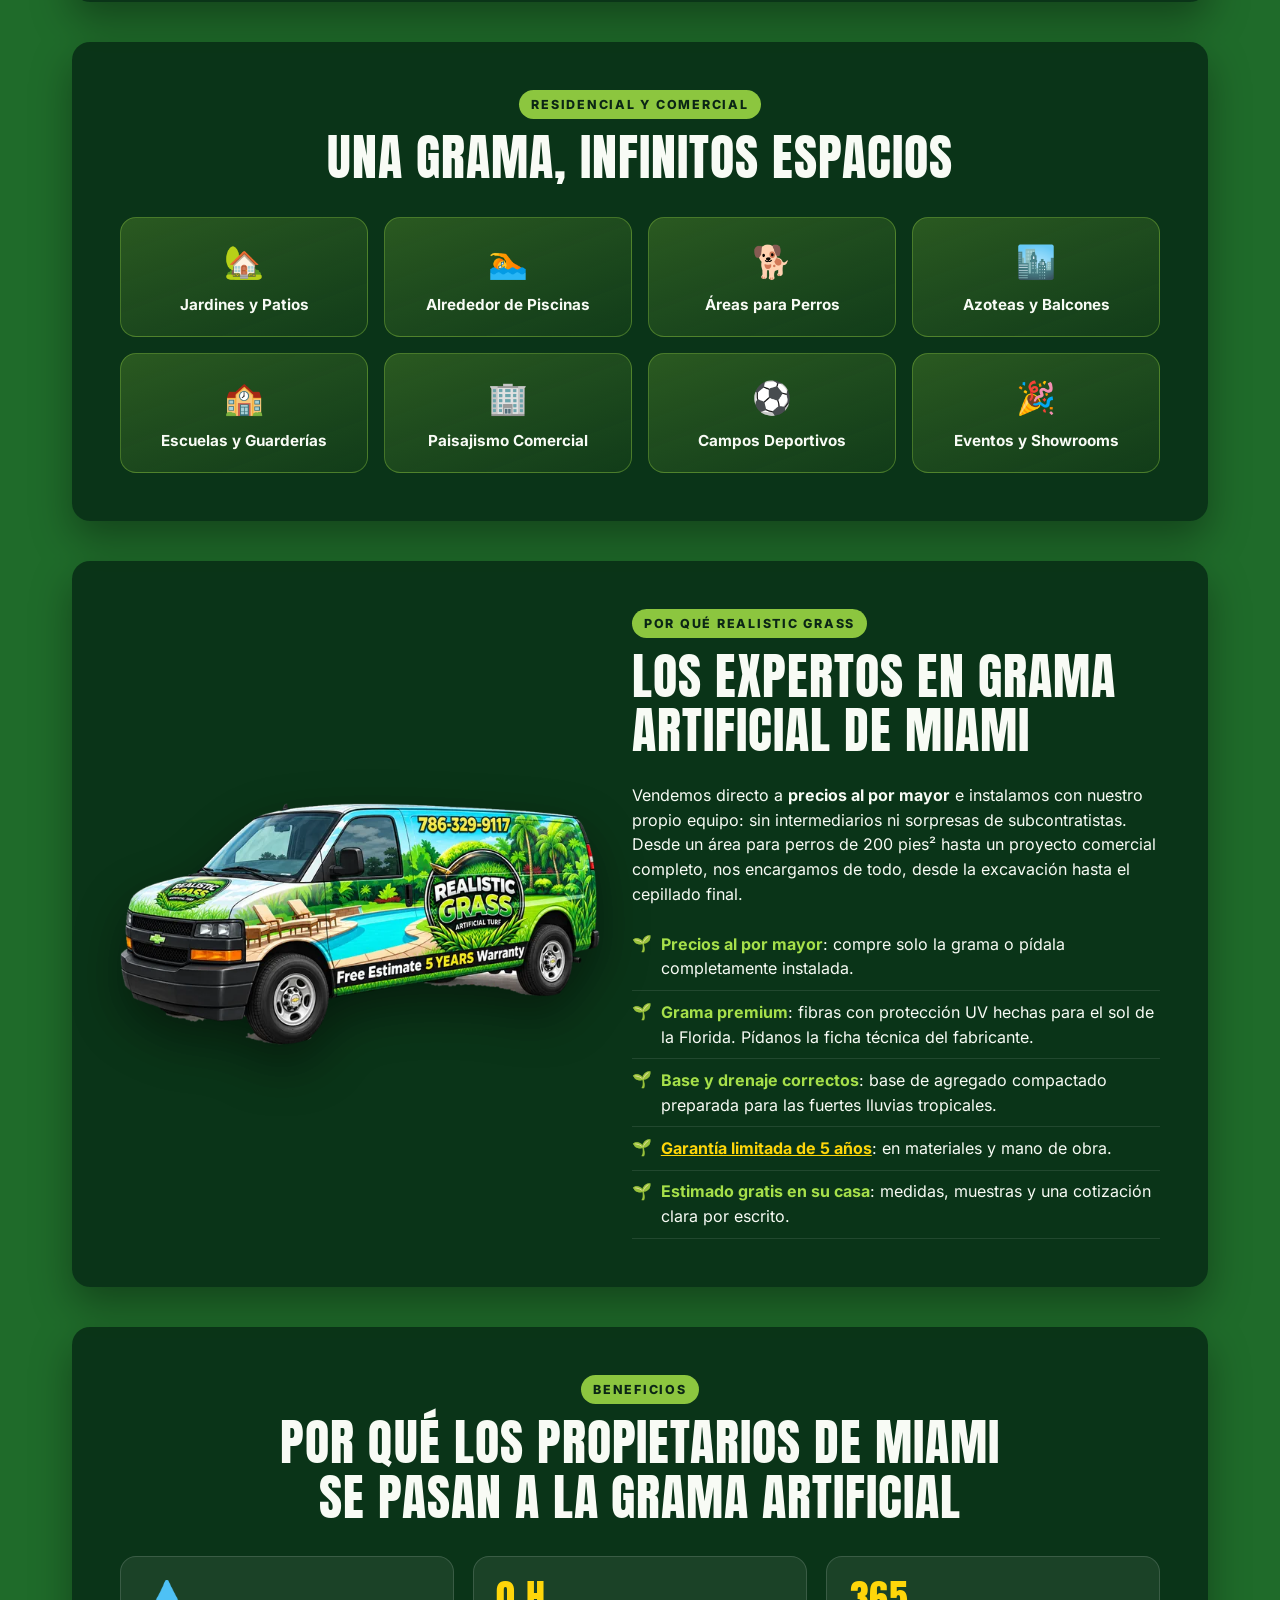
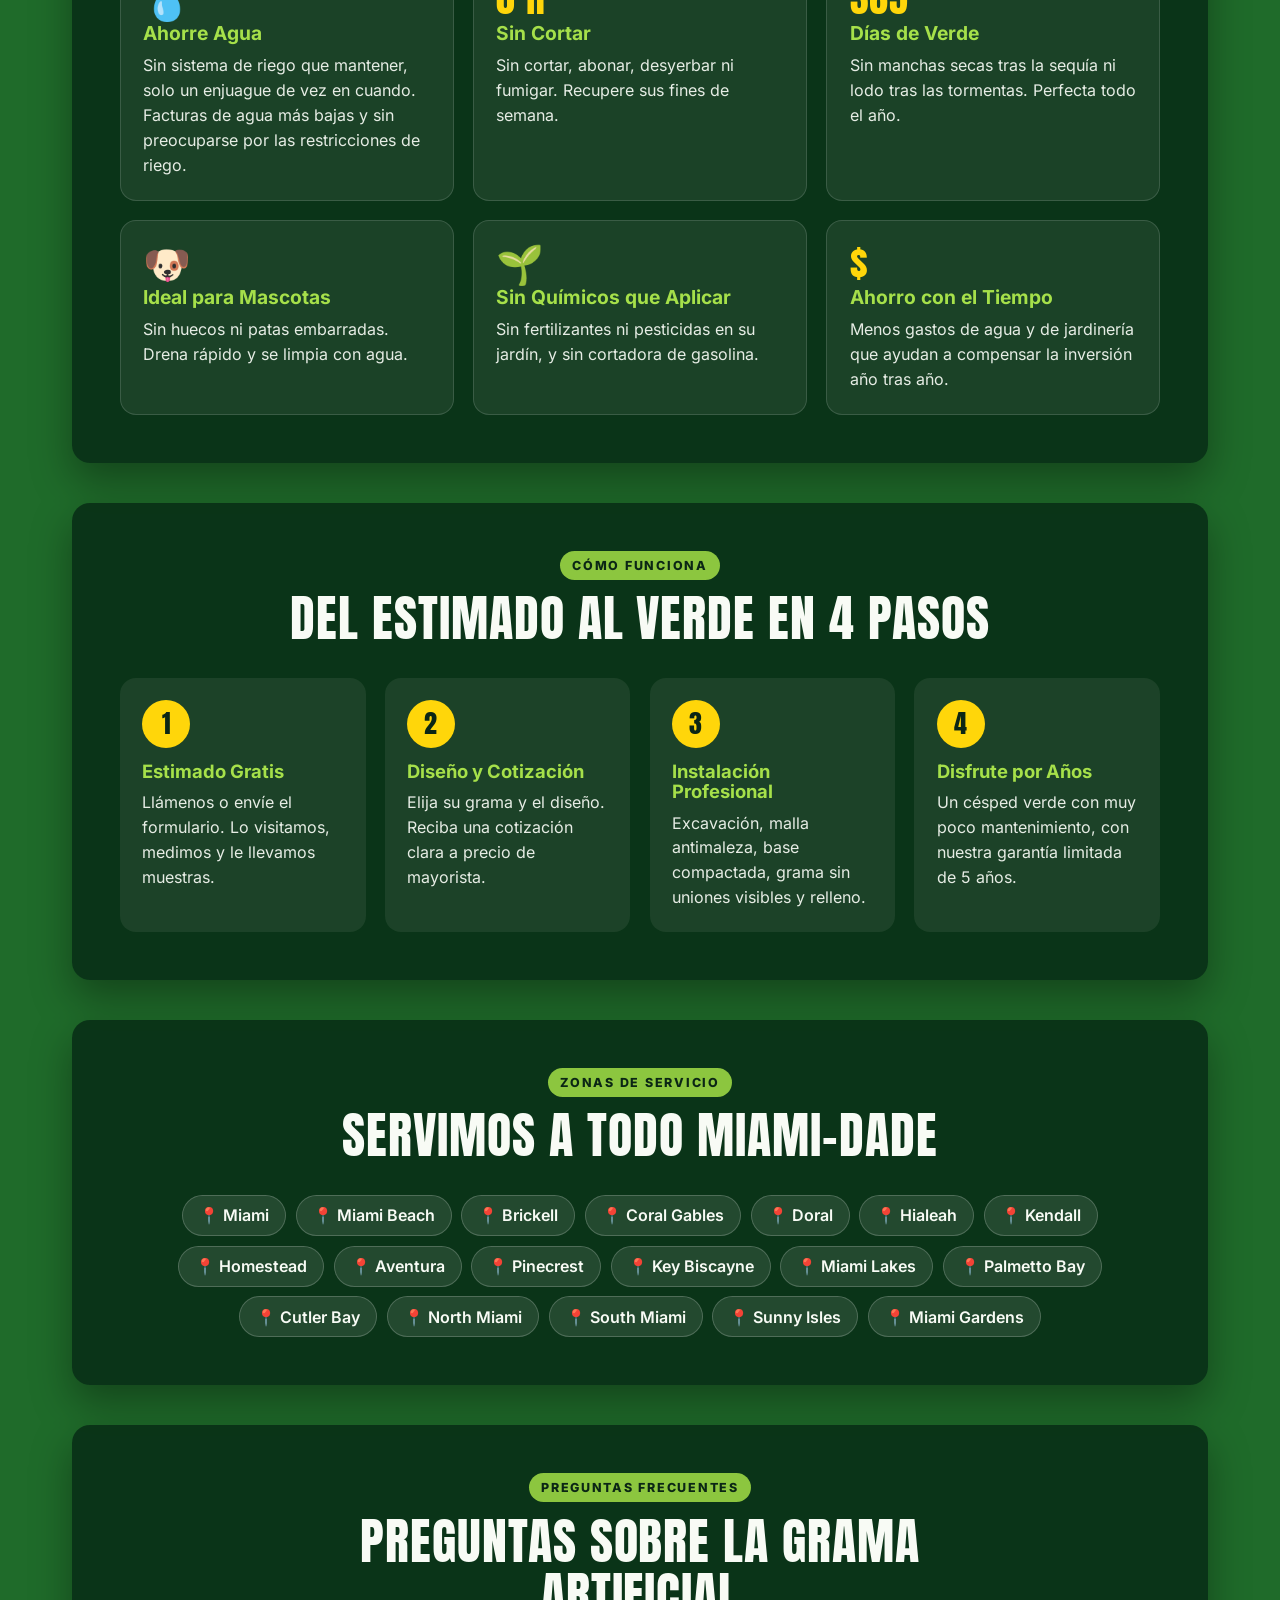
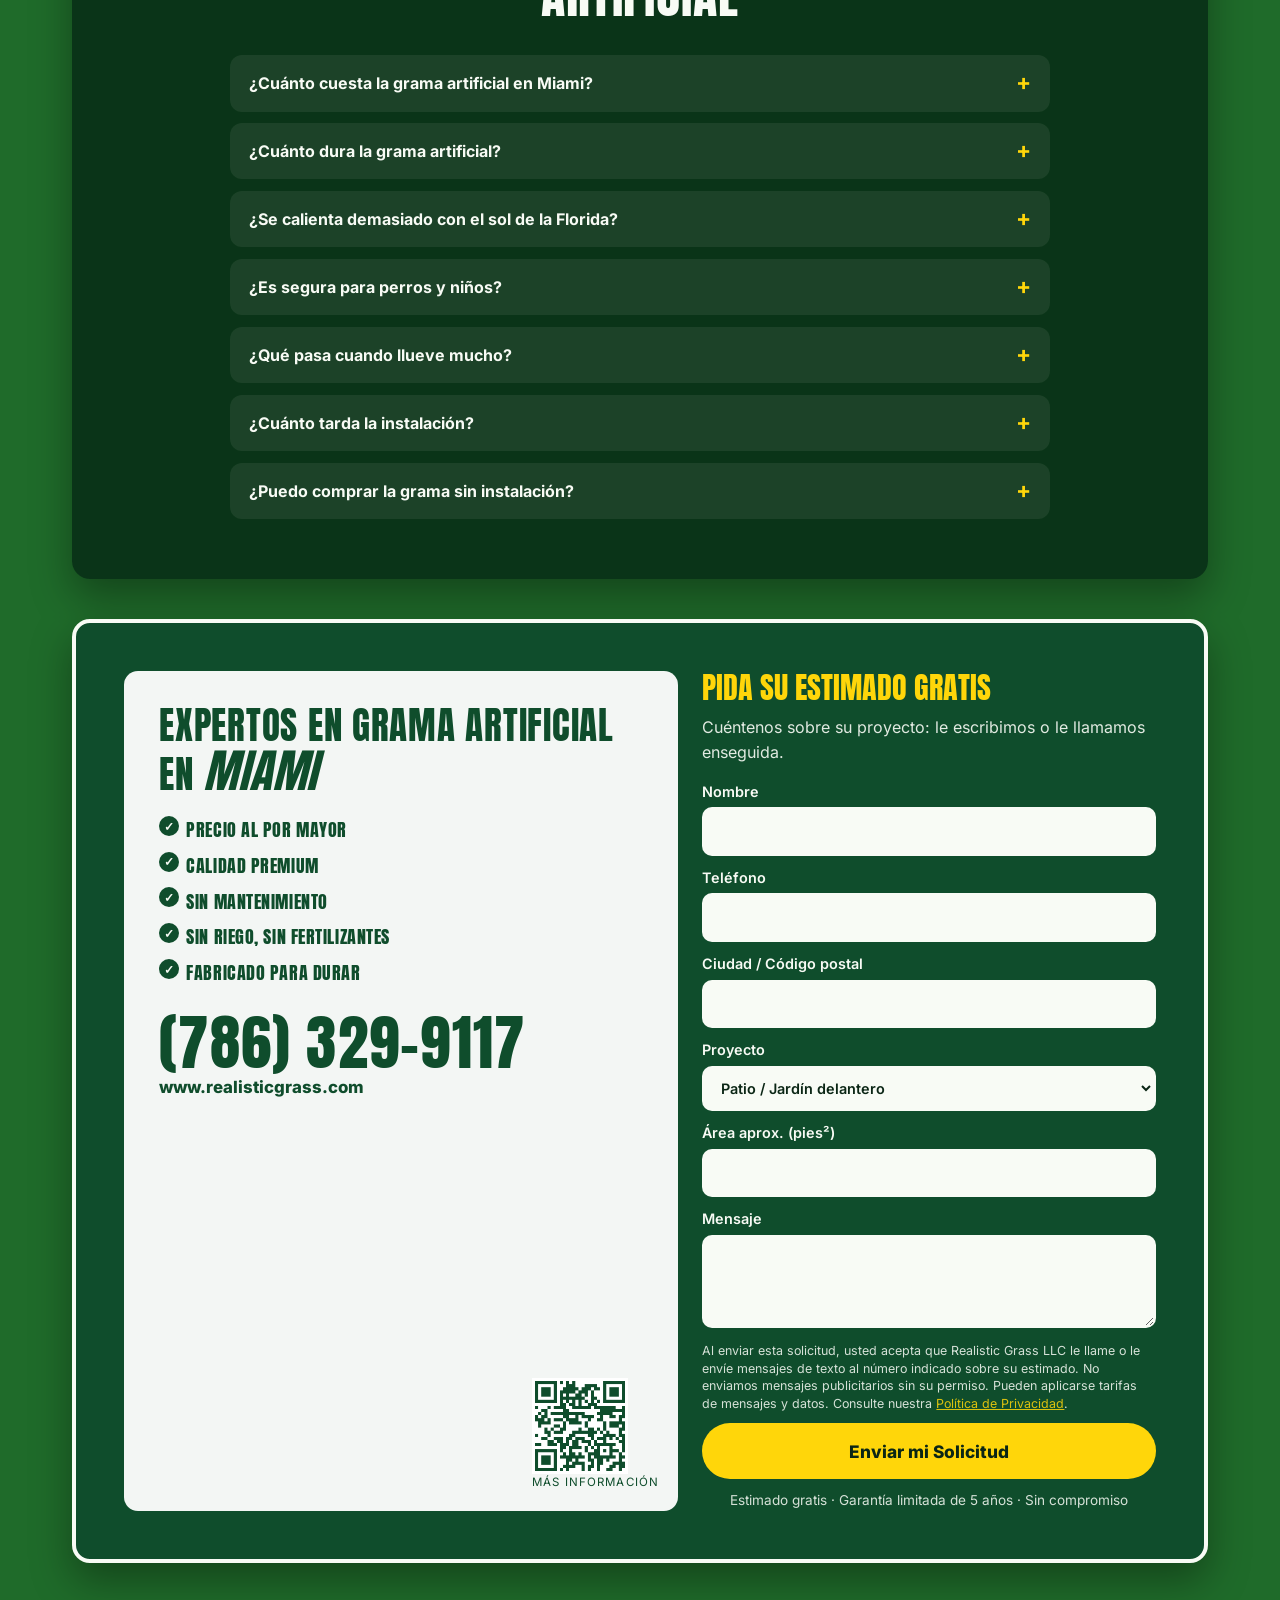
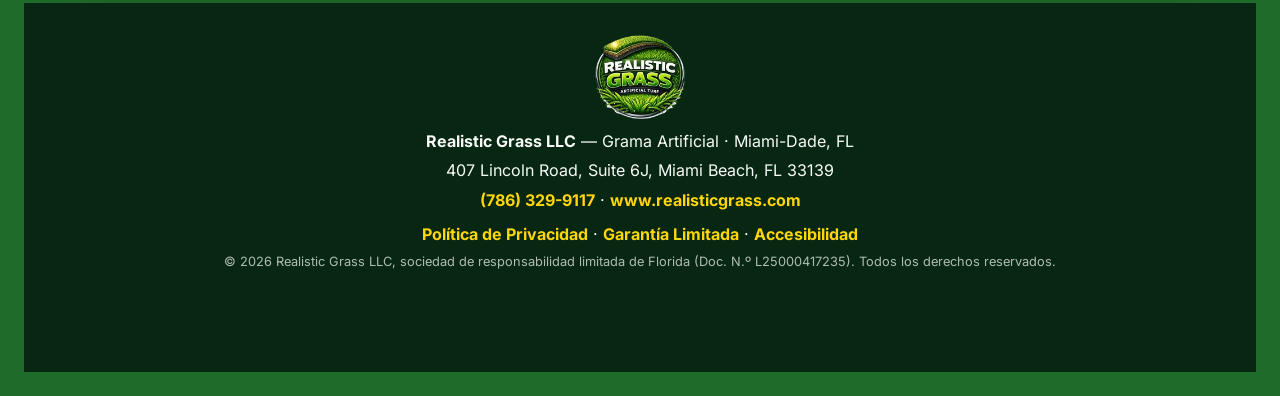
<file: es/index.html>
<!doctype html>
<html lang="es">
<head>
  <meta charset="utf-8">
  <meta name="viewport" content="width=device-width, initial-scale=1">
  <title>Grama Artificial Miami | Instalación – Realistic Grass</title>
  <meta name="description" content="Grama artificial instalada en Miami-Dade a precios al por mayor: jardines, mascotas, putting greens, piscinas. Estimado gratis y garantía limitada de 5 años.">
  <!-- SEO:START (generated by build-seo.py – edit site.json / build-seo.py, not this block) -->
  <meta name="robots" content="index, follow, max-image-preview:large, max-snippet:-1">
  <meta name="keywords" content="grama artificial Miami, césped artificial Miami, césped sintético, instalación de grama artificial, grama para perros Miami, putting green Miami, grama artificial al por mayor">
  <link rel="canonical" href="https://www.realisticgrass.com/es/">
  <link rel="alternate" hreflang="en" href="https://www.realisticgrass.com/">
  <link rel="alternate" hreflang="es" href="https://www.realisticgrass.com/es/">
  <link rel="alternate" hreflang="x-default" href="https://www.realisticgrass.com/">
  <meta name="geo.region" content="US-FL">
  <meta name="geo.placename" content="Miami">
  <meta property="og:type" content="website">
  <meta property="og:site_name" content="Realistic Grass">
  <meta property="og:locale" content="es_US">
  <meta property="og:locale:alternate" content="en_US">
  <meta property="og:url" content="https://www.realisticgrass.com/es/">
  <meta property="og:title" content="Realistic Grass – Grama Artificial Miami">
  <meta property="og:description" content="Grama artificial instalada en Miami-Dade a precios al por mayor: jardines, mascotas, putting greens, piscinas. Estimado gratis y garantía limitada de 5 años.">
  <meta property="og:image" content="https://www.realisticgrass.com/assets/og-image-es.jpg">
  <meta property="og:image:width" content="1200">
  <meta property="og:image:height" content="630">
  <meta property="og:image:alt" content="Realistic Grass – Grama Artificial Miami">
  <meta name="twitter:card" content="summary_large_image">
  <meta name="twitter:title" content="Realistic Grass – Grama Artificial Miami">
  <meta name="twitter:description" content="Grama artificial instalada en Miami-Dade a precios al por mayor: jardines, mascotas, putting greens, piscinas. Estimado gratis y garantía limitada de 5 años.">
  <meta name="twitter:image" content="https://www.realisticgrass.com/assets/og-image-es.jpg">
  <meta name="theme-color" content="#0f4d2c">
  <meta name="format-detection" content="telephone=yes">
  <link rel="icon" type="image/png" sizes="32x32" href="../assets/favicon-32.png">
  <link rel="apple-touch-icon" href="../assets/apple-touch-icon.png">
  <link rel="manifest" href="../site.webmanifest">
  <link rel="preload" href="../assets/fonts/anton-latin.woff2" as="font" type="font/woff2" crossorigin>
  <link rel="preload" href="../assets/fonts/inter-latin-var.woff2" as="font" type="font/woff2" crossorigin>
  <script type="application/ld+json">
{
 "@context": "https://schema.org",
 "@graph": [
  {
   "@type": "HomeAndConstructionBusiness",
   "@id": "https://www.realisticgrass.com/#business",
   "name": "Realistic Grass",
   "legalName": "Realistic Grass LLC",
   "slogan": "Expertos en Grama Artificial en Miami",
   "description": "Grama artificial instalada en Miami-Dade a precios al por mayor: jardines, mascotas, putting greens, piscinas. Estimado gratis y garantía limitada de 5 años.",
   "url": "https://www.realisticgrass.com/",
   "logo": "https://www.realisticgrass.com/assets/icon-512.png",
   "image": [
    "https://www.realisticgrass.com/assets/og-image-en.jpg",
    "https://www.realisticgrass.com/assets/logo.webp"
   ],
   "telephone": "+1-786-329-9117",
   "priceRange": "$$",
   "currenciesAccepted": "USD",
   "address": {
    "@type": "PostalAddress",
    "streetAddress": "407 Lincoln Road, Suite 6J",
    "addressLocality": "Miami Beach",
    "addressRegion": "FL",
    "postalCode": "33139",
    "addressCountry": "US"
   },
   "areaServed": [
    {
     "@type": "AdministrativeArea",
     "name": "Miami-Dade County, FL"
    },
    {
     "@type": "City",
     "name": "Miami, FL"
    },
    {
     "@type": "City",
     "name": "Miami Beach, FL"
    },
    {
     "@type": "City",
     "name": "Brickell, FL"
    },
    {
     "@type": "City",
     "name": "Coral Gables, FL"
    },
    {
     "@type": "City",
     "name": "Doral, FL"
    },
    {
     "@type": "City",
     "name": "Hialeah, FL"
    },
    {
     "@type": "City",
     "name": "Kendall, FL"
    },
    {
     "@type": "City",
     "name": "Homestead, FL"
    },
    {
     "@type": "City",
     "name": "Aventura, FL"
    },
    {
     "@type": "City",
     "name": "Pinecrest, FL"
    },
    {
     "@type": "City",
     "name": "Key Biscayne, FL"
    },
    {
     "@type": "City",
     "name": "Miami Lakes, FL"
    },
    {
     "@type": "City",
     "name": "Palmetto Bay, FL"
    },
    {
     "@type": "City",
     "name": "Cutler Bay, FL"
    },
    {
     "@type": "City",
     "name": "North Miami, FL"
    },
    {
     "@type": "City",
     "name": "South Miami, FL"
    },
    {
     "@type": "City",
     "name": "Sunny Isles Beach, FL"
    },
    {
     "@type": "City",
     "name": "Miami Gardens, FL"
    }
   ],
   "knowsLanguage": [
    "en",
    "es"
   ],
   "contactPoint": {
    "@type": "ContactPoint",
    "telephone": "+1-786-329-9117",
    "contactType": "sales",
    "areaServed": "US-FL",
    "availableLanguage": [
     "English",
     "Spanish"
    ]
   },
   "hasOfferCatalog": {
    "@type": "OfferCatalog",
    "name": "Servicios de grama artificial",
    "itemListElement": [
     {
      "@type": "Offer",
      "itemOffered": {
       "@type": "Service",
       "name": "Instalación de grama artificial",
       "description": "Jardines delanteros, patios y comunidades con HOA en Miami-Dade.",
       "areaServed": {
        "@type": "AdministrativeArea",
        "name": "Miami-Dade County, FL"
       }
      }
     },
     {
      "@type": "Offer",
      "itemOffered": {
       "@type": "Service",
       "name": "Grama para mascotas",
       "description": "Grama permeable y fácil de enjuagar para perros y áreas de mascotas.",
       "areaServed": {
        "@type": "AdministrativeArea",
        "name": "Miami-Dade County, FL"
       }
      }
     },
     {
      "@type": "Offer",
      "itemOffered": {
       "@type": "Service",
       "name": "Putting greens",
       "description": "Putting greens a medida en su patio.",
       "areaServed": {
        "@type": "AdministrativeArea",
        "name": "Miami-Dade County, FL"
       }
      }
     },
     {
      "@type": "Offer",
      "itemOffered": {
       "@type": "Service",
       "name": "Grama para parques infantiles",
       "description": "Áreas de juego acolchadas y sin lodo.",
       "areaServed": {
        "@type": "AdministrativeArea",
        "name": "Miami-Dade County, FL"
       }
      }
     },
     {
      "@type": "Offer",
      "itemOffered": {
       "@type": "Service",
       "name": "Piscinas, azoteas y balcones",
       "description": "Grama para áreas de piscina, terrazas y balcones.",
       "areaServed": {
        "@type": "AdministrativeArea",
        "name": "Miami-Dade County, FL"
       }
      }
     },
     {
      "@type": "Offer",
      "itemOffered": {
       "@type": "Service",
       "name": "Paisajismo comercial",
       "description": "Grama artificial para empresas, escuelas y eventos.",
       "areaServed": {
        "@type": "AdministrativeArea",
        "name": "Miami-Dade County, FL"
       }
      }
     },
     {
      "@type": "Offer",
      "itemOffered": {
       "@type": "Service",
       "name": "Grama al por mayor",
       "description": "Rollos de grama a precios al por mayor para propietarios, jardineros y contratistas.",
       "areaServed": {
        "@type": "AdministrativeArea",
        "name": "Miami-Dade County, FL"
       }
      }
     }
    ]
   }
  },
  {
   "@type": "WebSite",
   "@id": "https://www.realisticgrass.com/#website",
   "url": "https://www.realisticgrass.com/",
   "name": "Realistic Grass",
   "inLanguage": [
    "en-US",
    "es-US"
   ],
   "publisher": {
    "@id": "https://www.realisticgrass.com/#business"
   }
  },
  {
   "@type": "WebPage",
   "@id": "https://www.realisticgrass.com/es/#webpage",
   "url": "https://www.realisticgrass.com/es/",
   "name": "Grama Artificial Miami | Instalación – Realistic Grass",
   "description": "Grama artificial instalada en Miami-Dade a precios al por mayor: jardines, mascotas, putting greens, piscinas. Estimado gratis y garantía limitada de 5 años.",
   "inLanguage": "es-US",
   "isPartOf": {
    "@id": "https://www.realisticgrass.com/#website"
   },
   "about": {
    "@id": "https://www.realisticgrass.com/#business"
   },
   "primaryImageOfPage": {
    "@type": "ImageObject",
    "url": "https://www.realisticgrass.com/assets/og-image-es.jpg",
    "width": 1200,
    "height": 630
   },
   "dateModified": "2026-09-25",
   "video": {
    "@id": "https://www.realisticgrass.com/es/#video"
   }
  },
  {
   "@type": "VideoObject",
   "@id": "https://www.realisticgrass.com/es/#video",
   "inLanguage": "es-US",
   "name": "Grama Artificial en Miami – Realistic Grass",
   "description": "Grama artificial instalada en Miami-Dade a precios al por mayor: jardines, mascotas, putting greens, piscinas. Estimado gratis y garantía limitada de 5 años.",
   "thumbnailUrl": "https://www.realisticgrass.com/social/posters/promo-square-es.jpg",
   "contentUrl": "https://www.realisticgrass.com/social/realistic-grass-promo-square-es.mp4",
   "uploadDate": "2026-09-25",
   "duration": "PT21S",
   "publisher": {
    "@id": "https://www.realisticgrass.com/#business"
   }
  },
  {
   "@type": "FAQPage",
   "@id": "https://www.realisticgrass.com/es/#faq",
   "inLanguage": "es-US",
   "mainEntity": [
    {
     "@type": "Question",
     "name": "¿Cuánto cuesta la grama artificial en Miami?",
     "acceptedAnswer": {
      "@type": "Answer",
      "text": "Depende de la grama, del tamaño del área y de la preparación del terreno. Como vendemos a precios al por mayor, nuestras cotizaciones son muy competitivas. Llame al (786) 329-9117 para un estimado gratis."
     }
    },
    {
     "@type": "Question",
     "name": "¿Cuánto dura la grama artificial?",
     "acceptedAnswer": {
      "@type": "Answer",
      "text": "La duración depende del producto, de la exposición al sol y del uso; le mostraremos las especificaciones del fabricante de la grama que elija. Nuestras instalaciones tienen una garantía limitada de 5 años."
     }
    },
    {
     "@type": "Question",
     "name": "¿Se calienta demasiado con el sol de la Florida?",
     "acceptedAnswer": {
      "@type": "Answer",
      "text": "Toda grama se calienta bajo el sol directo. Las fibras de color más claro y algunos rellenos ayudan, y un enjuague rápido con la manguera refresca la superficie."
     }
    },
    {
     "@type": "Question",
     "name": "¿Es segura para perros y niños?",
     "acceptedAnswer": {
      "@type": "Answer",
      "text": "La grama artificial se usa mucho en patios, escuelas y parques para perros. Le entregaremos la información del producto y de seguridad del fabricante de su grama. La grama para mascotas tiene una base permeable y un relleno antimicrobiano que ayuda a controlar los olores."
     }
    },
    {
     "@type": "Question",
     "name": "¿Qué pasa cuando llueve mucho?",
     "acceptedAnswer": {
      "@type": "Answer",
      "text": "El agua drena directamente a través de la base perforada y del suelo compactado: sin charcos ni lodo."
     }
    },
    {
     "@type": "Question",
     "name": "¿Cuánto tarda la instalación?",
     "acceptedAnswer": {
      "@type": "Answer",
      "text": "Depende del tamaño del área y de la preparación del terreno. Su cotización por escrito incluye el calendario previsto."
     }
    },
    {
     "@type": "Question",
     "name": "¿Puedo comprar la grama sin instalación?",
     "acceptedAnswer": {
      "@type": "Answer",
      "text": "Sí. Vendemos rollos a precios al por mayor a propietarios, jardineros y contratistas."
     }
    }
   ]
  }
 ]
}
</script>
  <!-- SEO:END -->
  <link rel="stylesheet" href="../styles.css">
</head>
<body>
  <a class="skip-link" href="#main">Saltar al contenido</a>
  <!-- Fondo de grama animado (viento WebGL); si no, se muestra la foto fija -->
  <canvas id="turf" aria-hidden="true"></canvas>
  <div class="turf-fallback" aria-hidden="true"></div>
  <div class="turf-shade" aria-hidden="true"></div>

  <!-- La van recorre el borde de la ventana colocando un borde de grama -->
  <div class="sod-groove" aria-hidden="true"></div>
  <div id="van" aria-hidden="true"><img src="../assets/van-right.webp" alt="" width="640" height="320"></div>

  <div class="topbar">
    <span>Expertos en Grama Artificial en <strong>Miami</strong></span>
    <span class="topbar-sep">·</span>
    <span>Estimado Gratis · <strong>Garantía Limitada de 5 Años</strong></span>
    <a href="tel:+17863299117" class="topbar-phone">(786) 329-9117</a>
    <button type="button" class="motion-toggle" aria-pressed="false" data-pause="⏸ Pausar animaciones" data-play="▶ Reanudar animaciones">⏸ Pausar animaciones</button>
  </div>

  <header class="nav" id="top">
    <a href="#top" class="brand" aria-label="Realistic Grass – inicio">
      <img src="../assets/logo-sm.webp" alt="Logo Realistic Grass – Grama Artificial" width="72" height="67">
      <span class="brand-text"><b>Realistic</b> Grass<small>Grama Artificial · Miami</small></span>
    </a>
    <nav class="nav-links" aria-label="Principal">
      <a href="#video">Video</a>
      <a href="#products">Productos</a>
      <a href="#applications">Aplicaciones</a>
      <a href="#why">Nosotros</a>
      <a href="#process">Proceso</a>
      <a href="#faq">Preguntas</a>
    </nav>
    <div class="lang" aria-label="Idioma">
      <a href="../" hreflang="en" lang="en">EN</a>
      <a href="./" aria-current="page" lang="es">ES</a>
    </div>
    <a href="#contact" class="btn btn-yellow nav-cta">Estimado Gratis</a>
    <button class="burger" aria-label="Abrir menú" aria-expanded="false"><span></span><span></span><span></span></button>
  </header>

  <main id="main">
    <!-- HERO -->
    <section class="hero">
      <div class="hero-copy">
        <p class="eyebrow">Miami · Miami-Dade · Sur de la Florida</p>
        <h1>Grama Artificial <span>Miami</span></h1>
        <p class="lead">Césped sintético premium a <strong>precios al por mayor</strong>, suministrado e instalado por profesionales.
          Un jardín verde y frondoso los 365 días del año: sin cortar, sin regar, sin lodo. Hecho para el sol, la lluvia y las mascotas de la Florida.</p>
        <ul class="checks">
          <li>Precio al por mayor</li>
          <li>Calidad premium</li>
          <li>Sin mantenimiento</li>
          <li>Sin riego, sin fertilizantes</li>
          <li>Fabricado para durar</li>
        </ul>
        <div class="hero-ctas">
          <a href="tel:+17863299117" class="btn btn-yellow btn-lg">📞 Llame al (786) 329-9117</a>
          <a href="#contact" class="btn btn-ghost btn-lg">Pida su Estimado Gratis</a>
        </div>
        <div class="badges">
          <div><b>5</b><span>Años de <a href="garantia.html">Garantía</a><br>Limitada</span></div>
          <div><b>$0</b><span>Estimado<br>Gratis</span></div>
          <div><b>🐾</b><span>Apto para<br>Niños y Mascotas</span></div>
        </div>
      </div>
      <div class="hero-logo">
        <img src="../assets/logo.webp" alt="Realistic Grass – Grama Artificial" width="560" height="522" fetchpriority="high">
      </div>
    </section>

    <!-- FRANJA -->
    <section class="strip">
      <p>Precio al por Mayor <i>•</i> Calidad Premium <i>•</i> Sin Mantenimiento <i>•</i> Sin Riego <i>•</i> Hecho para Durar</p>
    </section>

    <!-- VIDEO -->
    <section class="section video-sec" id="video">
      <figure class="video-wide">
        <video controls playsinline preload="none" width="1920" height="1080"
               poster="../social/posters/estate-landscape-es.jpg" aria-label="Video de Realistic Grass: grama artificial en Miami, estimado gratis, llame al (786) 329-9117">
          <source src="../social/realistic-grass-estate-landscape-es.mp4" type="video/mp4">
          <track kind="captions" src="../social/captions-es.vtt" srclang="es" label="Español" default>
        </video>
      </figure>
      <div class="video-grid">
        <figure class="video-wrap">
          <video controls playsinline preload="none" width="1080" height="1080"
                 poster="../social/posters/promo-square-es.jpg"
                 aria-label="Video de Realistic Grass: grama artificial en Miami, estimado gratis, llame al (786) 329-9117">
            <source src="../social/realistic-grass-promo-square-es.mp4" type="video/mp4">
            <track kind="captions" src="../social/captions-es.vtt" srclang="es" label="Español" default>
          </video>
          <figcaption><a href="../social/realistic-grass-promo-vertical-es.mp4">Versión vertical</a> · <a href="../#video" hreflang="en">Watch in English</a></figcaption>
        </figure>
        <div class="video-copy">
          <p class="eyebrow">Video</p>
          <h2>Grama Artificial en Miami, en 20 Segundos</h2>
          <p>Sin cortar, sin regar, sin lodo: un césped verde todo el año. Grama premium a precios al por mayor, instalada en Miami-Dade y respaldada por nuestra <a href="garantia.html">garantía limitada de 5 años</a>.</p>
          <div class="hero-ctas">
            <a href="tel:+17863299117" class="btn btn-yellow btn-lg">📞 Llame al (786) 329-9117</a>
            <a href="#contact" class="btn btn-ghost btn-lg">Estimado Gratis</a>
          </div>
        </div>
      </div>
    </section>

    <!-- PRODUCTOS -->
    <section class="section" id="products">
      <div class="section-head">
        <p class="eyebrow">Nuestra Grama</p>
        <h2>Grama que se Ve y se Siente Real</h2>
        <p>Hojas multitono y fibra de base de aspecto natural: tan realista que sus vecinos le preguntarán quién le corta el césped.
          Nuestra grama tiene protección UV para el sol del Sur de la Florida y cada instalación está respaldada por nuestra <a href="garantia.html">garantía limitada de 5 años</a>.</p>
      </div>
      <div class="cards cards-4">
        <article class="card">
          <div class="card-icon">🌿</div>
          <h3>Grama para Jardines</h3>
          <p>Céspedes suaves, densos y de aspecto natural para jardines delanteros, patios y comunidades con HOA.</p>
        </article>
        <article class="card">
          <div class="card-icon">🐾</div>
          <h3>Grama para Mascotas</h3>
          <p>Base de drenaje total, relleno antimicrobiano y control de olores. Fácil de enjuagar y resistente a las garras.</p>
        </article>
        <article class="card">
          <div class="card-icon">⛳</div>
          <h3>Putting Greens</h3>
          <p>Greens de calidad profesional con rodado real, bordes y contornos a medida, en su propio patio.</p>
        </article>
        <article class="card">
          <div class="card-icon">🛝</div>
          <h3>Grama para Parques Infantiles</h3>
          <p>Superficies acolchadas con opciones de base amortiguadora. Áreas de juego limpias y sin lodo.</p>
        </article>
      </div>
    </section>

    <!-- APLICACIONES -->
    <section class="section" id="applications">
      <div class="section-head">
        <p class="eyebrow">Residencial y Comercial</p>
        <h2>Una Grama, Infinitos Espacios</h2>
      </div>
      <div class="apps">
        <div class="app">🏡<span>Jardines y Patios</span></div>
        <div class="app">🏊<span>Alrededor de Piscinas</span></div>
        <div class="app">🐕<span>Áreas para Perros</span></div>
        <div class="app">🏙️<span>Azoteas y Balcones</span></div>
        <div class="app">🏫<span>Escuelas y Guarderías</span></div>
        <div class="app">🏢<span>Paisajismo Comercial</span></div>
        <div class="app">⚽<span>Campos Deportivos</span></div>
        <div class="app">🎉<span>Eventos y Showrooms</span></div>
      </div>
    </section>

    <!-- POR QUÉ NOSOTROS -->
    <section class="section" id="why">
      <div class="why">
        <div class="why-van">
          <img src="../assets/van-left.webp" alt="Van de instalación de Realistic Grass" loading="lazy" width="640" height="322">
        </div>
        <div class="why-copy">
          <p class="eyebrow">Por qué Realistic Grass</p>
          <h2>Los Expertos en Grama Artificial de Miami</h2>
          <p>Vendemos directo a <strong>precios al por mayor</strong> e instalamos con nuestro propio equipo: sin intermediarios ni sorpresas de subcontratistas.
            Desde un área para perros de 200 pies² hasta un proyecto comercial completo, nos encargamos de todo, desde la excavación hasta el cepillado final.</p>
          <ul class="why-list">
            <li><b>Precios al por mayor</b>: compre solo la grama o pídala completamente instalada.</li>
            <li><b>Grama premium</b>: fibras con protección UV hechas para el sol de la Florida. Pídanos la ficha técnica del fabricante.</li>
            <li><b>Base y drenaje correctos</b>: base de agregado compactado preparada para las fuertes lluvias tropicales.</li>
            <li><b><a href="garantia.html">Garantía limitada de 5 años</a></b>: en materiales y mano de obra.</li>
            <li><b>Estimado gratis en su casa</b>: medidas, muestras y una cotización clara por escrito.</li>
          </ul>
        </div>
      </div>
    </section>

    <!-- BENEFICIOS -->
    <section class="section">
      <div class="section-head">
        <p class="eyebrow">Beneficios</p>
        <h2>Por qué los Propietarios de Miami se Pasan a la Grama Artificial</h2>
      </div>
      <div class="cards cards-3">
        <article class="card stat"><b>💧</b><h3>Ahorre Agua</h3><p>Sin sistema de riego que mantener, solo un enjuague de vez en cuando. Facturas de agua más bajas y sin preocuparse por las restricciones de riego.</p></article>
        <article class="card stat"><b>0 h</b><h3>Sin Cortar</h3><p>Sin cortar, abonar, desyerbar ni fumigar. Recupere sus fines de semana.</p></article>
        <article class="card stat"><b>365</b><h3>Días de Verde</h3><p>Sin manchas secas tras la sequía ni lodo tras las tormentas. Perfecta todo el año.</p></article>
        <article class="card stat"><b>🐶</b><h3>Ideal para Mascotas</h3><p>Sin huecos ni patas embarradas. Drena rápido y se limpia con agua.</p></article>
        <article class="card stat"><b>🌱</b><h3>Sin Químicos que Aplicar</h3><p>Sin fertilizantes ni pesticidas en su jardín, y sin cortadora de gasolina.</p></article>
        <article class="card stat"><b>$</b><h3>Ahorro con el Tiempo</h3><p>Menos gastos de agua y de jardinería que ayudan a compensar la inversión año tras año.</p></article>
      </div>
    </section>

    <!-- PROCESO -->
    <section class="section" id="process">
      <div class="section-head">
        <p class="eyebrow">Cómo Funciona</p>
        <h2>Del Estimado al Verde en 4 Pasos</h2>
      </div>
      <ol class="steps">
        <li><span>1</span><h3>Estimado Gratis</h3><p>Llámenos o envíe el formulario. Lo visitamos, medimos y le llevamos muestras.</p></li>
        <li><span>2</span><h3>Diseño y Cotización</h3><p>Elija su grama y el diseño. Reciba una cotización clara a precio de mayorista.</p></li>
        <li><span>3</span><h3>Instalación Profesional</h3><p>Excavación, malla antimaleza, base compactada, grama sin uniones visibles y relleno.</p></li>
        <li><span>4</span><h3>Disfrute por Años</h3><p>Un césped verde con muy poco mantenimiento, con nuestra garantía limitada de 5 años.</p></li>
      </ol>
    </section>


    <!-- ZONAS -->
    <section class="section" id="areas">
      <div class="section-head">
        <p class="eyebrow">Zonas de Servicio</p>
        <h2>Servimos a Todo Miami-Dade</h2>
      </div>
      <ul class="areas">
        <li>Miami</li><li>Miami Beach</li><li>Brickell</li><li>Coral Gables</li><li>Doral</li><li>Hialeah</li>
        <li>Kendall</li><li>Homestead</li><li>Aventura</li><li>Pinecrest</li><li>Key Biscayne</li><li>Miami Lakes</li>
        <li>Palmetto Bay</li><li>Cutler Bay</li><li>North Miami</li><li>South Miami</li><li>Sunny Isles</li><li>Miami Gardens</li>
      </ul>
    </section>

    <!-- PREGUNTAS -->
    <section class="section" id="faq">
      <div class="section-head">
        <p class="eyebrow">Preguntas Frecuentes</p>
        <h2>Preguntas sobre la Grama Artificial</h2>
      </div>
      <div class="faq">
        <details><summary>¿Cuánto cuesta la grama artificial en Miami?</summary><p>Depende de la grama, del tamaño del área y de la preparación del terreno. Como vendemos a precios al por mayor, nuestras cotizaciones son muy competitivas. Llame al (786) 329-9117 para un estimado gratis.</p></details>
        <details><summary>¿Cuánto dura la grama artificial?</summary><p>La duración depende del producto, de la exposición al sol y del uso; le mostraremos las especificaciones del fabricante de la grama que elija. Nuestras instalaciones tienen una <a href="garantia.html">garantía limitada de 5 años</a>.</p></details>
        <details><summary>¿Se calienta demasiado con el sol de la Florida?</summary><p>Toda grama se calienta bajo el sol directo. Las fibras de color más claro y algunos rellenos ayudan, y un enjuague rápido con la manguera refresca la superficie.</p></details>
        <details><summary>¿Es segura para perros y niños?</summary><p>La grama artificial se usa mucho en patios, escuelas y parques para perros. Le entregaremos la información del producto y de seguridad del fabricante de su grama. La grama para mascotas tiene una base permeable y un relleno antimicrobiano que ayuda a controlar los olores.</p></details>
        <details><summary>¿Qué pasa cuando llueve mucho?</summary><p>El agua drena directamente a través de la base perforada y del suelo compactado: sin charcos ni lodo.</p></details>
        <details><summary>¿Cuánto tarda la instalación?</summary><p>Depende del tamaño del área y de la preparación del terreno. Su cotización por escrito incluye el calendario previsto.</p></details>
        <details><summary>¿Puedo comprar la grama sin instalación?</summary><p>Sí. Vendemos rollos a precios al por mayor a propietarios, jardineros y contratistas.</p></details>
      </div>
    </section>

    <!-- CONTACTO -->
    <section class="section" id="contact">
      <div class="contact">
        <div class="contact-card">
          <h2>Expertos en Grama Artificial en <span>Miami</span></h2>
          <ul class="checks checks-dark">
            <li>Precio al por mayor</li>
            <li>Calidad premium</li>
            <li>Sin mantenimiento</li>
            <li>Sin riego, sin fertilizantes</li>
            <li>Fabricado para durar</li>
          </ul>
          <a class="big-phone" href="tel:+17863299117">(786) 329-9117</a>
          <a class="site-link" href="https://www.realisticgrass.com">www.realisticgrass.com</a>
          <div class="qr">
            <img src="../assets/qr.png" alt="Código QR hacia www.realisticgrass.com" width="120" height="120" loading="lazy">
            <span>Más información</span>
          </div>
        </div>
        <form class="form" id="quote-form">
          <h3>Pida su Estimado Gratis</h3>
          <p class="form-sub">Cuéntenos sobre su proyecto: le escribimos o le llamamos enseguida.</p>
          <label>Nombre<input name="name" required autocomplete="name"></label>
          <label>Teléfono<input name="phone" type="tel" required autocomplete="tel"></label>
          <label>Ciudad / Código postal<input name="city" autocomplete="postal-code"></label>
          <label>Proyecto
            <select name="project">
              <option>Patio / Jardín delantero</option>
              <option>Área para mascotas</option>
              <option>Putting green</option>
              <option>Alrededor de la piscina</option>
              <option>Parque infantil</option>
              <option>Azotea / Balcón</option>
              <option>Comercial</option>
              <option>Solo grama (al por mayor)</option>
            </select>
          </label>
          <label>Área aprox. (pies²)<input name="area" inputmode="numeric"></label>
          <label>Mensaje<textarea name="msg" rows="3"></textarea></label>
          <p class="consent">Al enviar esta solicitud, usted acepta que Realistic Grass LLC le llame o le envíe mensajes de texto al número indicado sobre su estimado. No enviamos mensajes publicitarios sin su permiso. Pueden aplicarse tarifas de mensajes y datos. Consulte nuestra <a href="privacidad.html">Política de Privacidad</a>.</p>
          <button class="btn btn-yellow btn-lg" type="submit">Enviar mi Solicitud</button>
          <p class="form-note">Estimado gratis · Garantía limitada de 5 años · Sin compromiso</p>
        </form>
      </div>
    </section>
  </main>

  <footer class="footer">
    <img src="../assets/logo-sm.webp" alt="" width="90" height="84" loading="lazy">
    <p><b>Realistic Grass LLC</b> — Grama Artificial · Miami-Dade, FL</p>
    <p>407 Lincoln Road, Suite 6J, Miami Beach, FL 33139</p>
    <p><a href="tel:+17863299117">(786) 329-9117</a> · <a href="https://www.realisticgrass.com">www.realisticgrass.com</a></p>
    <p class="footer-links"><a href="privacidad.html">Política de Privacidad</a> · <a href="garantia.html">Garantía Limitada</a> · <a href="privacidad.html#accesibilidad">Accesibilidad</a></p>
    <p class="small">© <span id="year"></span> Realistic Grass LLC, sociedad de responsabilidad limitada de Florida (Doc. N.º L25000417235). Todos los derechos reservados.</p>
  </footer>

  <a href="tel:+17863299117" class="float-call" aria-label="Llamar al (786) 329-9117">📞</a>

  <script src="../script.js"></script>
  <script src="../assets/logo-anim.js" defer></script>
</body>
</html>
</file>
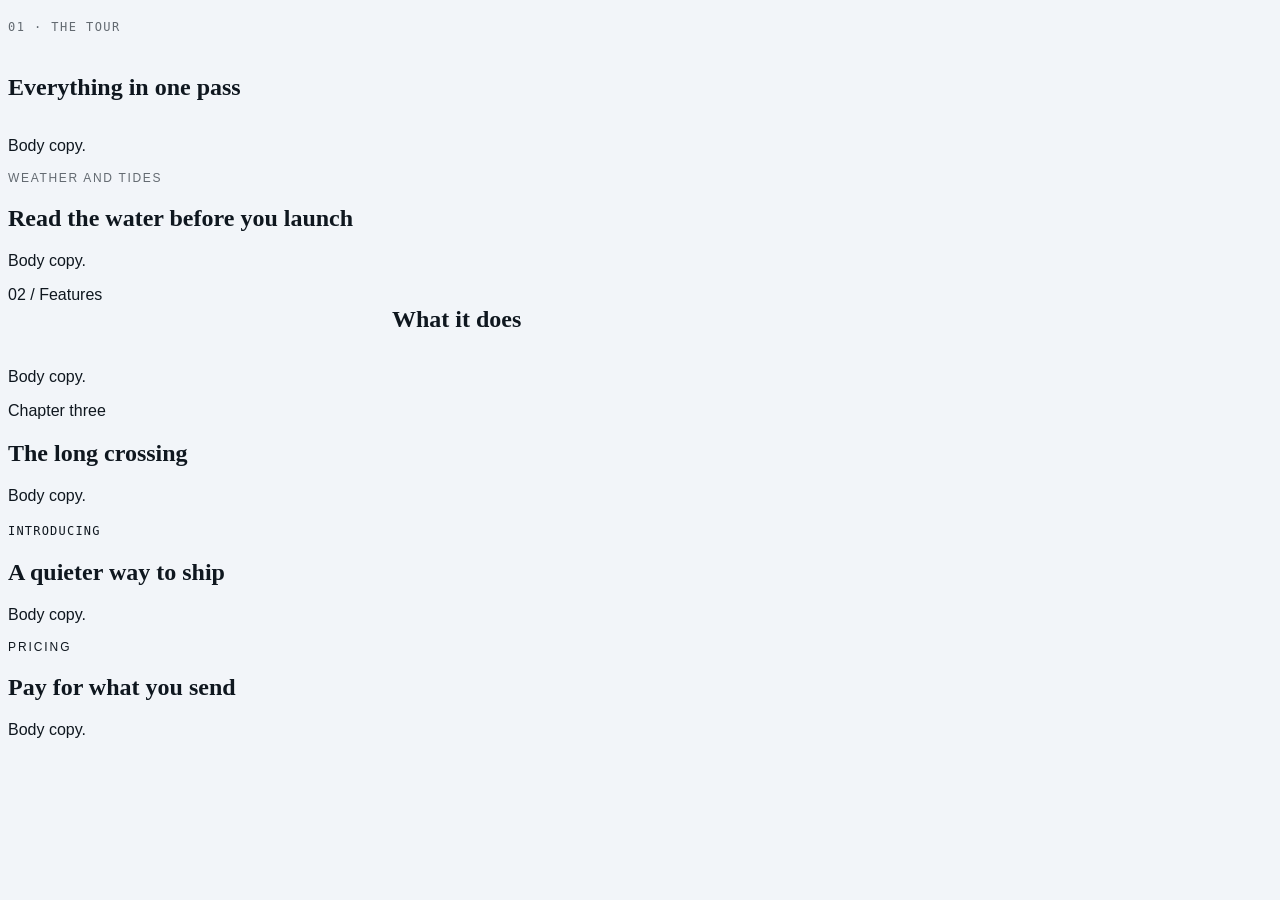
<file: .claude/skills/hallmark/scripts/fixtures/eyebrow-fail/index.html>
<!doctype html>
<!--
  Gate 54 fixture: MUST FAIL, six times.

  Every case here was invisible to the pre-1.3 detector, which keyed on
  `grid-template-columns` in the CSS and so only ever saw one geometry.
  Assertion (run from this directory):

    node ../../sloplint.mjs . --json | node -e "let s='';process.stdin.on('data',d=>s+=d).on('end',()=>console.log(JSON.parse(s).findings.filter(f=>f.gate==='54'&&f.grade==='FAIL').length))"
    # expected: 6

  Scoped to gate 54 on purpose: this file is deliberately slop in other ways too.
-->
<html lang="en">
<head>
<meta charset="utf-8">
<meta name="viewport" content="width=device-width, initial-scale=1">
<title>Gate 54 eyebrow fixture (must fail)</title>
<style>
/* Hallmark · macrostructure: fixture · tone: n/a · anchor hue: 250 · hero: Settled/H1 */
/* Hallmark · pre-emit critique: P3 H3 E3 S3 R3 V3 · weakest: all - this is a fixture */
:root {
  --color-paper: oklch(97% 0.006 250); --color-ink: oklch(20% 0.02 250);
  --color-muted: oklch(52% 0.015 250);
  --font-display: "Fraunces", serif; --font-body: "Public Sans", sans-serif;
  --font-label: "Geist Mono", monospace;
  --text-xs: 0.75rem; --tracking-label: 0.12em;
}
html, body { overflow-x: clip; }
body { background: var(--color-paper); color: var(--color-ink); font-family: var(--font-body); }
h1, h2, h3 { font-family: var(--font-display); }

/* 1: flex column. No grid anywhere; the old check could not see this. */
.a__head { display: flex; flex-direction: column; gap: 0.5rem; }
.a__eyebrow { font-family: var(--font-label); text-transform: uppercase;
  letter-spacing: var(--tracking-label); font-size: var(--text-xs); color: var(--color-muted); }

/* 2: plain block stack, and a class name outside the label vocabulary.
       Caught by resolved CSS alone: uppercase + tracking + small size. */
.b__strand { text-transform: uppercase; letter-spacing: 0.14em; font-size: 0.75rem;
  color: var(--color-muted); }

/* 3: the classic side-by-side grid. Regression guard for the old behaviour. */
.c__head { display: grid; grid-template-columns: minmax(0, 0.4fr) minmax(0, 1fr); gap: 2rem; }

/* 4: multi-column head declared ONLY inside a max-width block. The old check
       skipped every max-width rule, so this shape was a free pass. */
@media (max-width: 48rem) {
  .d__head { display: grid; grid-template-columns: 1fr 2fr; }
}

/* 5: class-less heading. The old check required a semantic match on the head
       wrapper's own classes to even look. */
.e__mark { font-family: var(--font-label); text-transform: uppercase;
  letter-spacing: 0.1em; font-size: 0.75rem; }

/* 6: "overline" was not in the old vocabulary at all. */
.overline { font-size: 0.75rem; letter-spacing: 0.16em; text-transform: uppercase; }
</style>
</head>
<body>

<!-- 1 · flex column stack -->
<section>
  <div class="a__head">
    <p class="a__eyebrow">01 · The tour</p>
    <h2>Everything in one pass</h2>
  </div>
  <p>Body copy.</p>
</section>

<!-- 2 · plain block stack, non-vocabulary class, CSS signals only -->
<section>
  <div>
    <p class="b__strand">Weather and tides</p>
    <h2>Read the water before you launch</h2>
  </div>
  <p>Body copy.</p>
</section>

<!-- 3 · side-by-side grid (the only shape the old gate caught) -->
<section>
  <div class="c__head">
    <span class="eyebrow">02 / Features</span>
    <h2>What it does</h2>
  </div>
  <p>Body copy.</p>
</section>

<!-- 4 · two-column head hidden inside a max-width query -->
<section>
  <div class="d__head">
    <span class="kicker">Chapter three</span>
    <h2>The long crossing</h2>
  </div>
  <p>Body copy.</p>
</section>

<!-- 5 · class-less heading under a labelled span -->
<section>
  <div>
    <span class="e__mark">Introducing</span>
    <h2>A quieter way to ship</h2>
  </div>
  <p>Body copy.</p>
</section>

<!-- 6 · the word the old vocabulary never knew -->
<section>
  <div>
    <p class="overline">Pricing</p>
    <h2>Pay for what you send</h2>
  </div>
  <p>Body copy.</p>
</section>

</body>
</html>
</file>
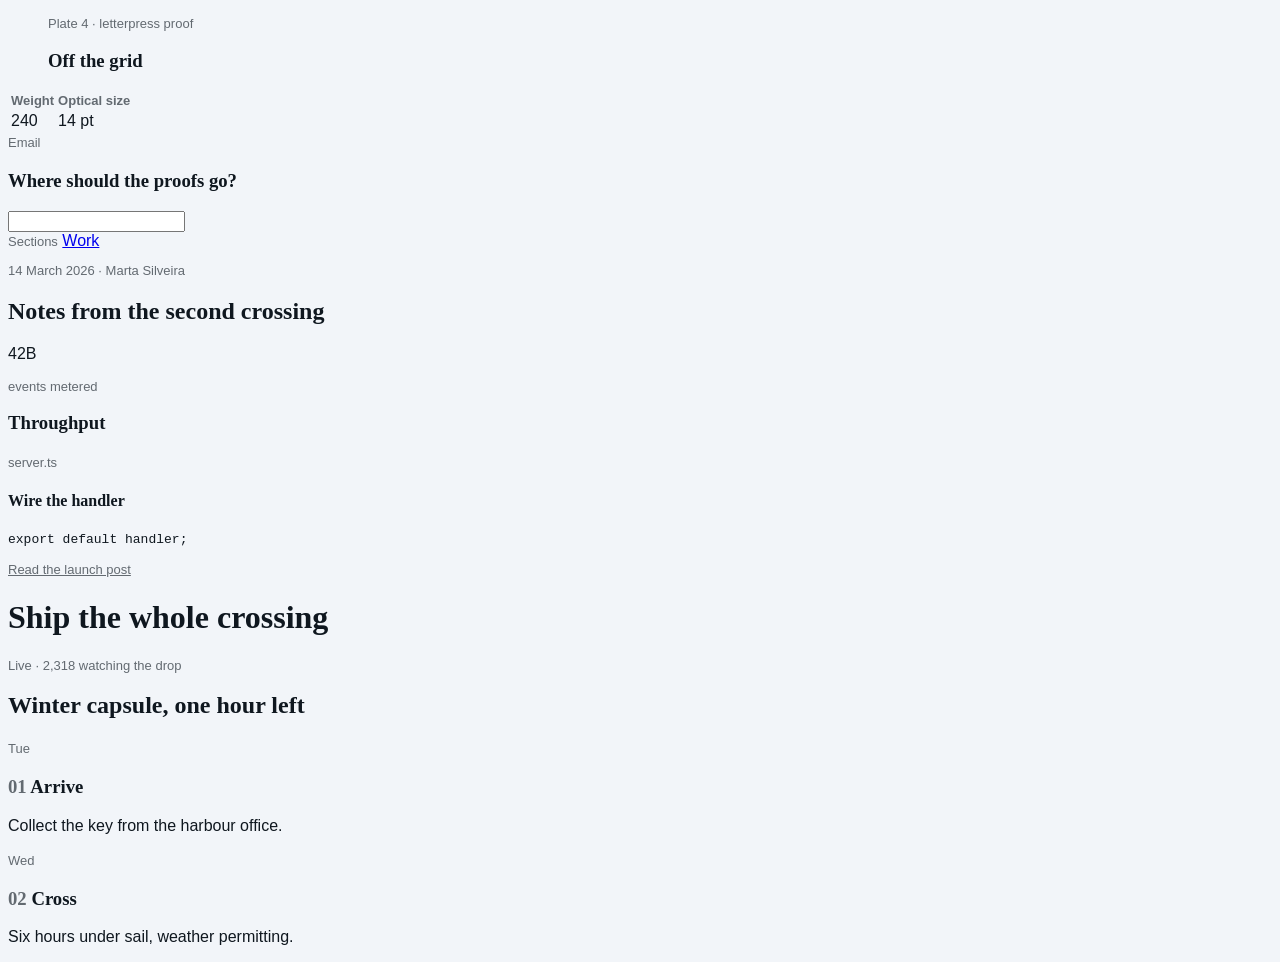
<file: .claude/skills/hallmark/scripts/fixtures/eyebrow-pass/index.html>
<!doctype html>
<!--
  Gate 54 fixture: MUST NOT FAIL.

  Ten shapes that look like an eyebrow to a naive detector and are not one.
  Each carries a fact, a destination, or an identifier the reader would
  otherwise lack: the exceptions gate 54 lists in references/gates.md.

  Assertion (run from this directory):

    node ../../sloplint.mjs . --json | node -e "let s='';process.stdin.on('data',d=>s+=d).on('end',()=>console.log(JSON.parse(s).findings.filter(f=>f.gate==='54').length))"
    # expected: 0

  Scoped to gate 54: this file makes no claim to be clean on the other gates.
-->
<html lang="en">
<head>
<meta charset="utf-8">
<meta name="viewport" content="width=device-width, initial-scale=1">
<title>Gate 54 carve-out fixture (must pass)</title>
<meta name="description" content="Fragments that sit near a heading without announcing it; gate 54 must stay quiet on every one.">
<style>
/* Hallmark · shape: fixture · genre: editorial · theme: fixture (by request)
 * hero: Settled · nav: none · footer: none · enrichment: none · signature: none, this is a gate 54 fixture
 * axes: light/roman-serif/cool · posture: restrained · contrast: pass · fold: n/a · v2.0.0 */
/* Hallmark · pre-emit critique: P3 H3 E3 S3 R3 V3 · weakest: all, this is a fixture */
/* Hallmark · answered F21 · unrelated fragments in one file, not a single document outline */
:root {
  --color-paper: oklch(97% 0.006 250); --color-ink: oklch(20% 0.02 250);
  --color-muted: oklch(52% 0.015 250); --color-accent: oklch(52% 0.14 250); --color-accent-ink: oklch(98% 0.005 250);
  --font-display: "Fraunces", serif; --font-body: "Public Sans", sans-serif;
  --font-label: var(--font-body);
  --text-xs: 0.8125rem;
}
html, body { overflow-x: clip; }
html { scrollbar-color: var(--color-muted) var(--color-paper); }
body { background: var(--color-paper); color: var(--color-ink); font-family: var(--font-body); caret-color: var(--color-accent); }
::selection { background: color-mix(in oklab, var(--color-accent) 22%, transparent); color: var(--color-ink); }
:focus-visible { outline: 2px solid var(--color-accent); outline-offset: 2px; }
a:active, button:active { transform: translateY(1px); }
button:disabled { opacity: 0.55; cursor: not-allowed; }
h1, h2, h3, h4 { font-family: var(--font-display); text-wrap: balance; }
.label { font-family: var(--font-label); font-size: var(--text-xs); color: var(--color-muted); }
.steps { list-style: none; counter-reset: step; padding: 0; }
.steps li { counter-increment: step; }
.steps li h3::before { content: counter(step, decimal-leading-zero) "  "; color: var(--color-muted); }
</style>
</head>
<body>

<!-- 1 · figcaption. Identifier, and it names something that is present. -->
<figure>
  <figcaption class="label">Plate 4 · letterpress proof</figcaption>
  <h3>Off the grid</h3>
</figure>

<!-- 2 · table column header. Identifier. -->
<table>
  <thead><tr><th class="label">Weight</th><th class="label">Optical size</th></tr></thead>
  <tbody><tr><td>240</td><td>14 pt</td></tr></tbody>
</table>

<!-- 3 · form field label. Identifier, bound to its control. -->
<form>
  <div>
    <label class="label" for="email">Email</label>
    <h3>Where should the proofs go?</h3>
    <input id="email" type="email">
  </div>
</form>

<!-- 4 · nav label. Destination. -->
<nav>
  <div>
    <span class="label">Sections</span>
    <h2 hidden>Navigation</h2>
    <a href="/work">Work</a>
  </div>
</nav>

<!-- 5 · dateline. Fact: the date appears nowhere else. -->
<article>
  <p class="label"><time datetime="2026-03-14">14 March 2026</time> · Marta Silveira</p>
  <h2>Notes from the second crossing</h2>
</article>

<!-- 6 · unit label AFTER the figure it labels. Order is the discriminator. -->
<section>
  <div>
    <p class="stat__num">42B</p>
    <p class="label">events metered</p>
  </div>
  <h3>Throughput</h3>
</section>

<!-- 7 · code filename tab. Identifier: a real path. -->
<section>
  <div>
    <span class="label">server.ts</span>
    <h4>Wire the handler</h4>
  </div>
  <pre><code>export default handler;</code></pre>
</section>

<!-- 8 · linked announcement chip. Destination, and it goes somewhere real. -->
<header>
  <div>
    <a class="label" href="/changelog/v2">Read the launch post</a>
    <h1>Ship the whole crossing</h1>
  </div>
</header>

<!-- 9 · live telemetry above a headline. Fact, and the digits prove it. -->
<section>
  <div>
    <p class="label">Live · 2,318 watching the drop</p>
    <h1>Winter capsule, one hour left</h1>
  </div>
</section>

<!-- 10 · a real <ol>. The numbers come from counter(), not from typed labels;
         a genuine per-step identifier rides along without becoming a kicker. -->
<ol class="steps">
  <li>
    <span class="label">Tue</span>
    <h3>Arrive</h3>
    <p>Collect the key from the harbour office.</p>
  </li>
  <li>
    <span class="label">Wed</span>
    <h3>Cross</h3>
    <p>Six hours under sail, weather permitting.</p>
  </li>
</ol>

</body>
</html>
</file>
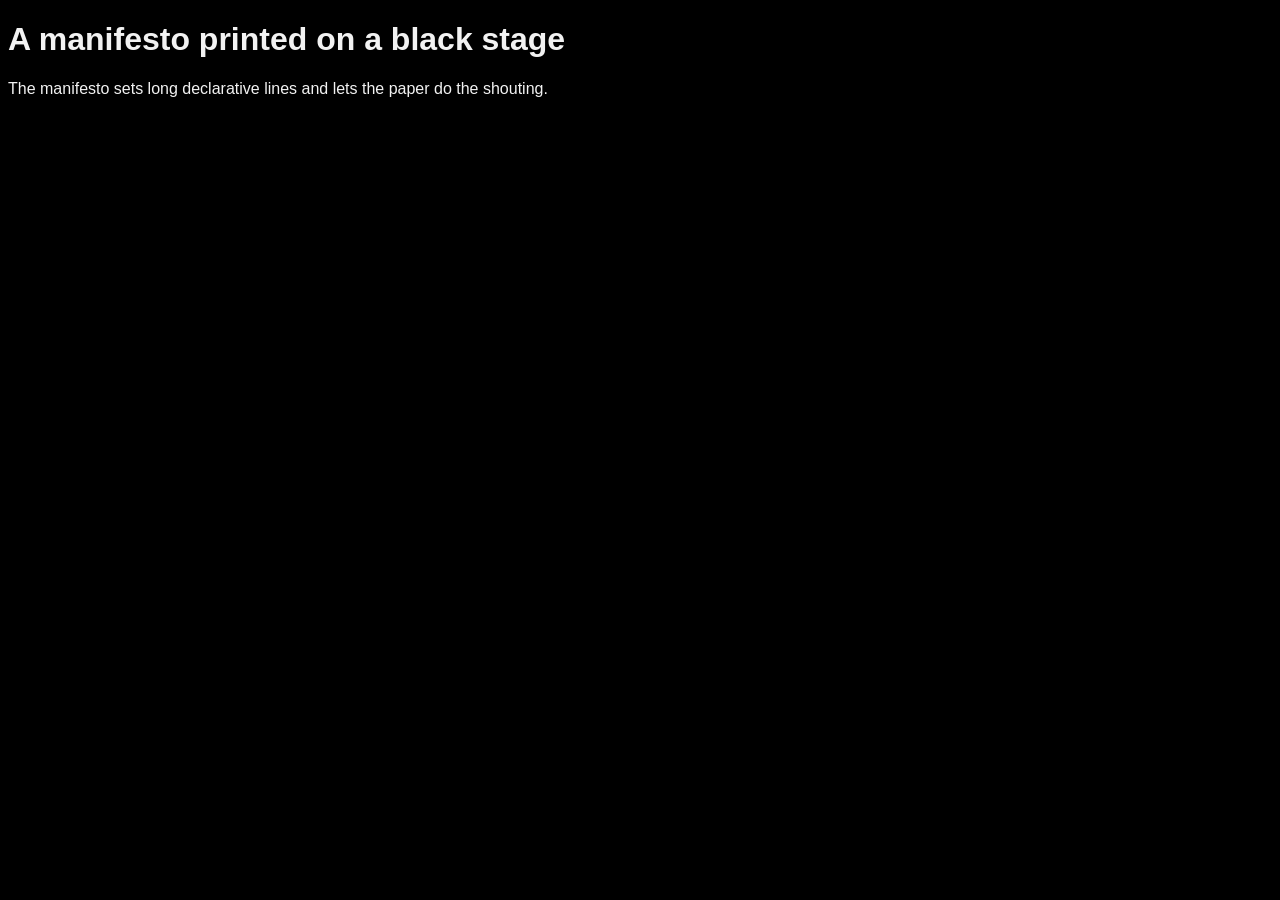
<file: .claude/skills/hallmark/scripts/fixtures/waiver/index.html>
<!doctype html>
<!--
  Waiver fixture. Five waivers are claimed on a deliberately expressive page:
  four are honoured, one is refused because it names a Floor gate, and the build
  ships. There is no cap, so the page is not blocked for being expressive; what
  it gets instead is a NOTE saying four waivers is a house style, not exceptions.

  Assertion (run from this directory):

    node ../../sloplint.mjs . --json | node -e "let s='';process.stdin.on('data',d=>s+=d).on('end',()=>{const j=JSON.parse(s);console.log(JSON.stringify(j.summary))})"
    # expected: fails 0, reflex 0, waived 5, rejected 2, answered 1, notes 1
    # (waived counts findings, not gates: gate 1 fires on both the token and the
    #  h1 rule, and gate 7 on both the token and the body background)

  Case by case:
    waive 40  -> refused, Floor is never waivable, and gate 40 still binds
    waive 7b  -> honoured; the guard (surface: absolute in the stamp) holds
    waive 22  -> honoured
    waive 25  -> honoured (no finding to downgrade on this page)
    waive 1   -> honoured, and trips the >3 house-style NOTE
    answered F3  -> honoured; the Finish finding reports ANSWERED instead of WARN
    answered 40  -> refused; 40 is Floor, and Floor findings are fixed, not answered
-->
<html lang="en">
<head>
<meta charset="utf-8">
<meta name="viewport" content="width=device-width, initial-scale=1">
<title>Waiver fixture</title>
<style>
/* Hallmark · macrostructure: Manifesto · tone: austere · anchor hue: 250 · surface: absolute · nav: N9 · footer: Ft2 · hero: Poster/H1 */
/* Hallmark · pre-emit critique: P5 H4 E5 S4 R5 V4 · weakest: E - fixture, not a real build */
/* Hallmark · waive 40 · contrast measured on the stage · the manifesto is printed white on black */
/* Hallmark · waive 7b · surface: absolute declared, 40-41 pass · the manifesto stage is printed on black paper */
/* Hallmark · waive 22 · neutrals achromatic throughout · the manifesto rules are pure grey by intent */
/* Hallmark · waive 25 · measure runs to 96ch · the manifesto sets long declarative lines */
/* Hallmark · waive 1 · two families declared · the manifesto pairs a display serif with a grotesque */
/* Hallmark · answered F3 · the manifesto head is one word and cannot wrap, so balance has nothing to balance */
/* Hallmark · answered 40 · contrast is fine here honestly */
:root {
  --color-paper: #000;
  --color-ink: oklch(96% 0 250);
  --font-display: Inter, sans-serif;
  --font-body: "Public Sans", sans-serif;
}
html, body { overflow-x: clip; }
body { background: var(--color-paper); color: var(--color-ink); font-family: var(--font-body); }
h1 { font-family: var(--font-display); }
</style>
</head>
<body>
  <h1>A manifesto printed on a black stage</h1>
  <p>The manifesto sets long declarative lines and lets the paper do the shouting.</p>
</body>
</html>
</file>
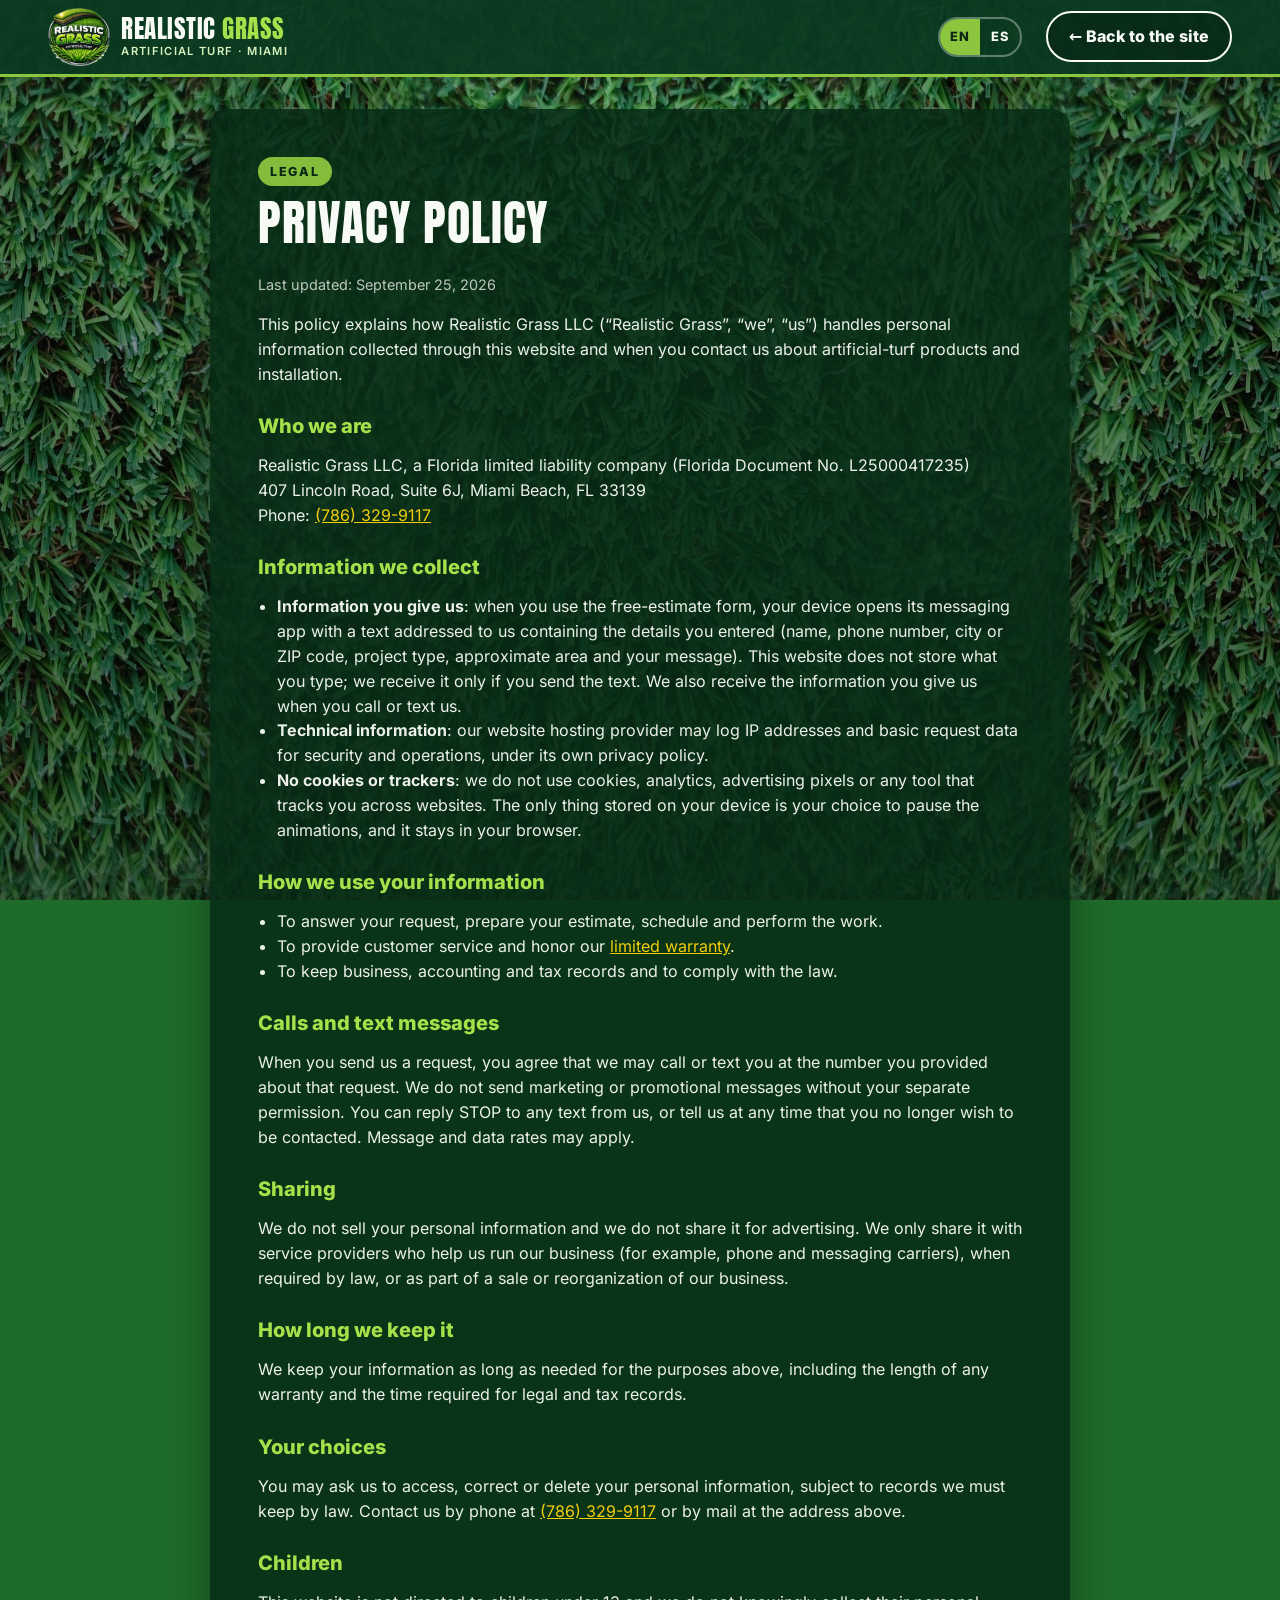
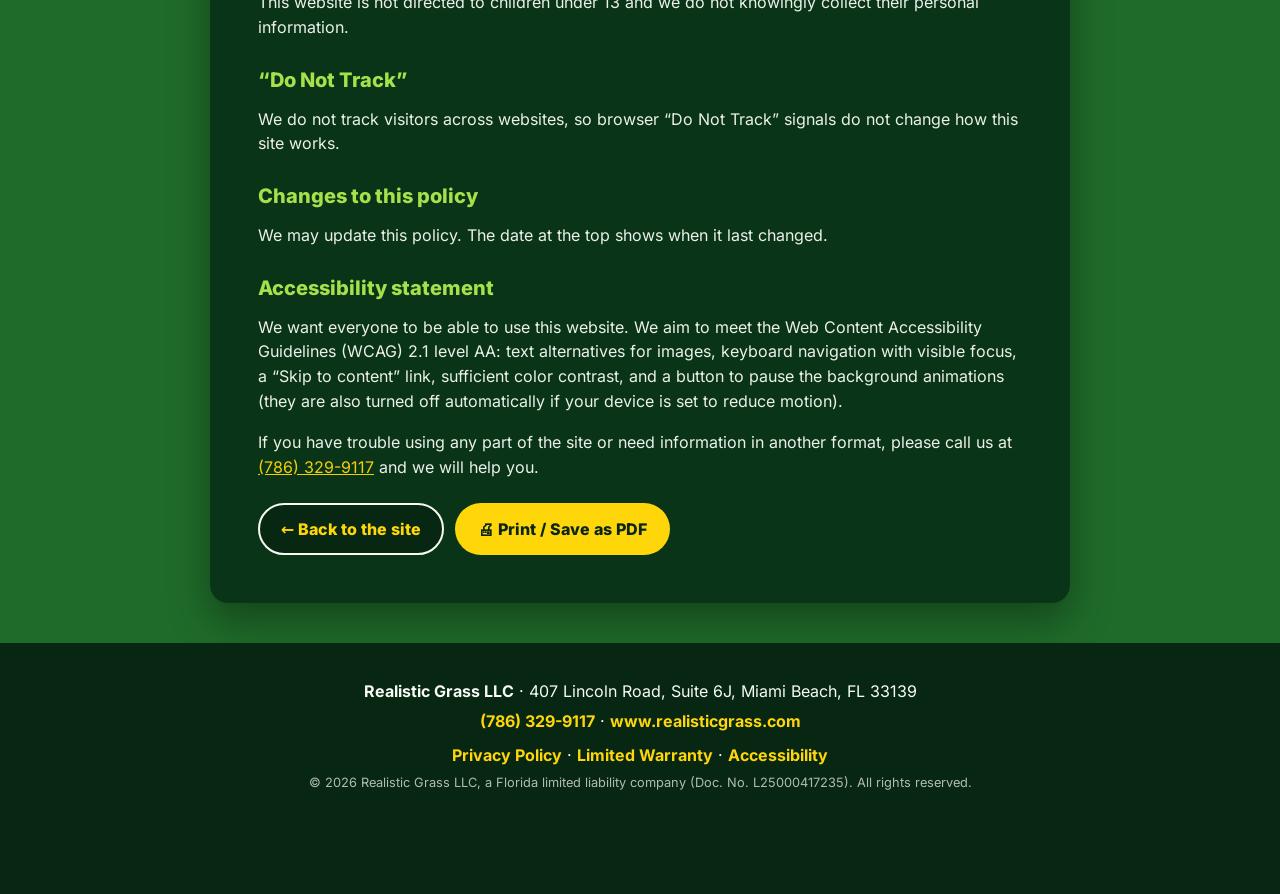
<file: privacy.html>
<!doctype html>
<html lang="en">
<head>
  <meta charset="utf-8">
  <meta name="viewport" content="width=device-width, initial-scale=1">
  <title>Privacy Policy | Realistic Grass LLC</title>
  <meta name="description" content="How Realistic Grass LLC handles personal information, plus our accessibility statement.">
  <!-- SEO:START (generated by build-seo.py – edit site.json / build-seo.py, not this block) -->
  <meta name="robots" content="index, follow, max-image-preview:large, max-snippet:-1">
  <link rel="canonical" href="https://www.realisticgrass.com/privacy.html">
  <link rel="alternate" hreflang="en" href="https://www.realisticgrass.com/privacy.html">
  <link rel="alternate" hreflang="es" href="https://www.realisticgrass.com/es/privacidad.html">
  <link rel="alternate" hreflang="x-default" href="https://www.realisticgrass.com/privacy.html">
  <meta name="geo.region" content="US-FL">
  <meta name="geo.placename" content="Miami">
  <meta property="og:type" content="website">
  <meta property="og:site_name" content="Realistic Grass">
  <meta property="og:locale" content="en_US">
  <meta property="og:locale:alternate" content="es_US">
  <meta property="og:url" content="https://www.realisticgrass.com/privacy.html">
  <meta property="og:title" content="Privacy Policy | Realistic Grass LLC">
  <meta property="og:description" content="How Realistic Grass LLC handles personal information, plus our accessibility statement.">
  <meta property="og:image" content="https://www.realisticgrass.com/assets/og-image-en.jpg">
  <meta property="og:image:width" content="1200">
  <meta property="og:image:height" content="630">
  <meta property="og:image:alt" content="Privacy Policy | Realistic Grass LLC">
  <meta name="twitter:card" content="summary_large_image">
  <meta name="twitter:title" content="Privacy Policy | Realistic Grass LLC">
  <meta name="twitter:description" content="How Realistic Grass LLC handles personal information, plus our accessibility statement.">
  <meta name="twitter:image" content="https://www.realisticgrass.com/assets/og-image-en.jpg">
  <meta name="theme-color" content="#0f4d2c">
  <meta name="format-detection" content="telephone=yes">
  <link rel="icon" type="image/png" sizes="32x32" href="assets/favicon-32.png">
  <link rel="apple-touch-icon" href="assets/apple-touch-icon.png">
  <link rel="manifest" href="site.webmanifest">
  <link rel="preload" href="assets/fonts/anton-latin.woff2" as="font" type="font/woff2" crossorigin>
  <link rel="preload" href="assets/fonts/inter-latin-var.woff2" as="font" type="font/woff2" crossorigin>
  <script type="application/ld+json">
{
 "@context": "https://schema.org",
 "@graph": [
  {
   "@type": "HomeAndConstructionBusiness",
   "@id": "https://www.realisticgrass.com/#business",
   "name": "Realistic Grass",
   "legalName": "Realistic Grass LLC",
   "slogan": "Artificial Grass Expert in Miami",
   "description": "Artificial turf installed in Miami-Dade at wholesale prices: lawns, pet turf, putting greens, pools. Free estimate · 5-year limited warranty.",
   "url": "https://www.realisticgrass.com/",
   "logo": "https://www.realisticgrass.com/assets/icon-512.png",
   "image": [
    "https://www.realisticgrass.com/assets/og-image-en.jpg",
    "https://www.realisticgrass.com/assets/logo.webp"
   ],
   "telephone": "+1-786-329-9117",
   "priceRange": "$$",
   "currenciesAccepted": "USD",
   "address": {
    "@type": "PostalAddress",
    "streetAddress": "407 Lincoln Road, Suite 6J",
    "addressLocality": "Miami Beach",
    "addressRegion": "FL",
    "postalCode": "33139",
    "addressCountry": "US"
   },
   "areaServed": [
    {
     "@type": "AdministrativeArea",
     "name": "Miami-Dade County, FL"
    },
    {
     "@type": "City",
     "name": "Miami, FL"
    },
    {
     "@type": "City",
     "name": "Miami Beach, FL"
    },
    {
     "@type": "City",
     "name": "Brickell, FL"
    },
    {
     "@type": "City",
     "name": "Coral Gables, FL"
    },
    {
     "@type": "City",
     "name": "Doral, FL"
    },
    {
     "@type": "City",
     "name": "Hialeah, FL"
    },
    {
     "@type": "City",
     "name": "Kendall, FL"
    },
    {
     "@type": "City",
     "name": "Homestead, FL"
    },
    {
     "@type": "City",
     "name": "Aventura, FL"
    },
    {
     "@type": "City",
     "name": "Pinecrest, FL"
    },
    {
     "@type": "City",
     "name": "Key Biscayne, FL"
    },
    {
     "@type": "City",
     "name": "Miami Lakes, FL"
    },
    {
     "@type": "City",
     "name": "Palmetto Bay, FL"
    },
    {
     "@type": "City",
     "name": "Cutler Bay, FL"
    },
    {
     "@type": "City",
     "name": "North Miami, FL"
    },
    {
     "@type": "City",
     "name": "South Miami, FL"
    },
    {
     "@type": "City",
     "name": "Sunny Isles Beach, FL"
    },
    {
     "@type": "City",
     "name": "Miami Gardens, FL"
    }
   ],
   "knowsLanguage": [
    "en",
    "es"
   ],
   "contactPoint": {
    "@type": "ContactPoint",
    "telephone": "+1-786-329-9117",
    "contactType": "sales",
    "areaServed": "US-FL",
    "availableLanguage": [
     "English",
     "Spanish"
    ]
   },
   "hasOfferCatalog": {
    "@type": "OfferCatalog",
    "name": "Artificial turf services",
    "itemListElement": [
     {
      "@type": "Offer",
      "itemOffered": {
       "@type": "Service",
       "name": "Artificial grass installation",
       "description": "Lawns for front yards, backyards and HOA communities in Miami-Dade.",
       "areaServed": {
        "@type": "AdministrativeArea",
        "name": "Miami-Dade County, FL"
       }
      }
     },
     {
      "@type": "Offer",
      "itemOffered": {
       "@type": "Service",
       "name": "Pet turf",
       "description": "Permeable, easy-to-rinse turf for dogs and pet areas.",
       "areaServed": {
        "@type": "AdministrativeArea",
        "name": "Miami-Dade County, FL"
       }
      }
     },
     {
      "@type": "Offer",
      "itemOffered": {
       "@type": "Service",
       "name": "Putting greens",
       "description": "Custom backyard putting greens.",
       "areaServed": {
        "@type": "AdministrativeArea",
        "name": "Miami-Dade County, FL"
       }
      }
     },
     {
      "@type": "Offer",
      "itemOffered": {
       "@type": "Service",
       "name": "Playground turf",
       "description": "Cushioned, mud-free play areas.",
       "areaServed": {
        "@type": "AdministrativeArea",
        "name": "Miami-Dade County, FL"
       }
      }
     },
     {
      "@type": "Offer",
      "itemOffered": {
       "@type": "Service",
       "name": "Pool surrounds, rooftops and balconies",
       "description": "Turf for pool decks, terraces and balconies.",
       "areaServed": {
        "@type": "AdministrativeArea",
        "name": "Miami-Dade County, FL"
       }
      }
     },
     {
      "@type": "Offer",
      "itemOffered": {
       "@type": "Service",
       "name": "Commercial landscaping",
       "description": "Artificial turf for businesses, schools and events.",
       "areaServed": {
        "@type": "AdministrativeArea",
        "name": "Miami-Dade County, FL"
       }
      }
     },
     {
      "@type": "Offer",
      "itemOffered": {
       "@type": "Service",
       "name": "Wholesale turf",
       "description": "Turf rolls at wholesale prices for homeowners, landscapers and contractors.",
       "areaServed": {
        "@type": "AdministrativeArea",
        "name": "Miami-Dade County, FL"
       }
      }
     }
    ]
   }
  },
  {
   "@type": "WebSite",
   "@id": "https://www.realisticgrass.com/#website",
   "url": "https://www.realisticgrass.com/",
   "name": "Realistic Grass",
   "inLanguage": [
    "en-US",
    "es-US"
   ],
   "publisher": {
    "@id": "https://www.realisticgrass.com/#business"
   }
  },
  {
   "@type": "WebPage",
   "@id": "https://www.realisticgrass.com/privacy.html#webpage",
   "url": "https://www.realisticgrass.com/privacy.html",
   "name": "Privacy Policy | Realistic Grass LLC",
   "description": "How Realistic Grass LLC handles personal information, plus our accessibility statement.",
   "inLanguage": "en-US",
   "isPartOf": {
    "@id": "https://www.realisticgrass.com/#website"
   },
   "about": {
    "@id": "https://www.realisticgrass.com/#business"
   },
   "primaryImageOfPage": {
    "@type": "ImageObject",
    "url": "https://www.realisticgrass.com/assets/og-image-en.jpg",
    "width": 1200,
    "height": 630
   },
   "dateModified": "2026-09-25",
   "breadcrumb": {
    "@id": "https://www.realisticgrass.com/privacy.html#breadcrumb"
   }
  },
  {
   "@type": "BreadcrumbList",
   "@id": "https://www.realisticgrass.com/privacy.html#breadcrumb",
   "itemListElement": [
    {
     "@type": "ListItem",
     "position": 1,
     "name": "Home",
     "item": "https://www.realisticgrass.com/"
    },
    {
     "@type": "ListItem",
     "position": 2,
     "name": "Privacy Policy",
     "item": "https://www.realisticgrass.com/privacy.html"
    }
   ]
  }
 ]
}
</script>
  <!-- SEO:END -->
  <link rel="stylesheet" href="styles.css">
</head>
<body class="doc">
  <a class="skip-link" href="#main">Skip to content</a>
  <div class="turf-fallback" aria-hidden="true"></div>
  <div class="turf-shade" aria-hidden="true"></div>

  <header class="nav" id="top">
    <a href="index.html" class="brand">
      <img src="assets/logo-sm.webp" alt="Realistic Grass" width="72" height="67">
      <span class="brand-text"><b>Realistic</b> Grass<small>Artificial Turf · Miami</small></span>
    </a>
    <div class="lang" aria-label="Language" style="margin-left:auto">
      <a href="#" aria-current="page" lang="en">EN</a>
      <a href="es/privacidad.html" hreflang="es" lang="es">ES</a>
    </div>
    <a href="index.html" class="btn btn-ghost nav-cta">← Back to the site</a>
  </header>

  <main id="main">
    <article class="section legal">
      <p class="eyebrow">Legal</p>
      <h1>Privacy Policy</h1>
      <p class="meta">Last updated: September 25, 2026</p>

      <p>This policy explains how Realistic Grass LLC (“Realistic Grass”, “we”, “us”) handles personal information collected through this website and when you contact us about artificial-turf products and installation.</p>

      <h2>Who we are</h2>
      <p>Realistic Grass LLC, a Florida limited liability company (Florida Document No. L25000417235)<br>407 Lincoln Road, Suite 6J, Miami Beach, FL 33139<br>Phone: <a href="tel:+17863299117">(786) 329-9117</a></p>

      <h2>Information we collect</h2>
      <ul>
        <li><b>Information you give us</b>: when you use the free-estimate form, your device opens its messaging app with a text addressed to us containing the details you entered (name, phone number, city or ZIP code, project type, approximate area and your message). This website does not store what you type; we receive it only if you send the text. We also receive the information you give us when you call or text us.</li>
        <li><b>Technical information</b>: our website hosting provider may log IP addresses and basic request data for security and operations, under its own privacy policy.</li>
        <li><b>No cookies or trackers</b>: we do not use cookies, analytics, advertising pixels or any tool that tracks you across websites. The only thing stored on your device is your choice to pause the animations, and it stays in your browser.</li>
      </ul>

      <h2>How we use your information</h2>
      <ul>
        <li>To answer your request, prepare your estimate, schedule and perform the work.</li>
        <li>To provide customer service and honor our <a href="warranty.html">limited warranty</a>.</li>
        <li>To keep business, accounting and tax records and to comply with the law.</li>
      </ul>

      <h2>Calls and text messages</h2>
      <p>When you send us a request, you agree that we may call or text you at the number you provided about that request. We do not send marketing or promotional messages without your separate permission. You can reply STOP to any text from us, or tell us at any time that you no longer wish to be contacted. Message and data rates may apply.</p>

      <h2>Sharing</h2>
      <p>We do not sell your personal information and we do not share it for advertising. We only share it with service providers who help us run our business (for example, phone and messaging carriers), when required by law, or as part of a sale or reorganization of our business.</p>

      <h2>How long we keep it</h2>
      <p>We keep your information as long as needed for the purposes above, including the length of any warranty and the time required for legal and tax records.</p>

      <h2>Your choices</h2>
      <p>You may ask us to access, correct or delete your personal information, subject to records we must keep by law. Contact us by phone at <a href="tel:+17863299117">(786) 329-9117</a> or by mail at the address above.</p>

      <h2>Children</h2>
      <p>This website is not directed to children under 13 and we do not knowingly collect their personal information.</p>

      <h2>“Do Not Track”</h2>
      <p>We do not track visitors across websites, so browser “Do Not Track” signals do not change how this site works.</p>

      <h2>Changes to this policy</h2>
      <p>We may update this policy. The date at the top shows when it last changed.</p>

      <h2 id="accessibility">Accessibility statement</h2>
      <p>We want everyone to be able to use this website. We aim to meet the Web Content Accessibility Guidelines (WCAG) 2.1 level AA: text alternatives for images, keyboard navigation with visible focus, a “Skip to content” link, sufficient color contrast, and a button to pause the background animations (they are also turned off automatically if your device is set to reduce motion).</p>
      <p>If you have trouble using any part of the site or need information in another format, please call us at <a href="tel:+17863299117">(786) 329-9117</a> and we will help you.</p>

      <div class="doc-actions">
        <a href="index.html" class="btn btn-ghost">← Back to the site</a>
        <button type="button" class="btn btn-yellow" onclick="window.print()">🖨 Print / Save as PDF</button>
      </div>
    </article>
  </main>

  <footer class="footer">
    <p><b>Realistic Grass LLC</b> · 407 Lincoln Road, Suite 6J, Miami Beach, FL 33139</p>
    <p><a href="tel:+17863299117">(786) 329-9117</a> · <a href="https://www.realisticgrass.com">www.realisticgrass.com</a></p>
    <p class="footer-links"><a href="privacy.html">Privacy Policy</a> · <a href="warranty.html">Limited Warranty</a> · <a href="privacy.html#accessibility">Accessibility</a></p>
    <p class="small">© 2026 Realistic Grass LLC, a Florida limited liability company (Doc. No. L25000417235). All rights reserved.</p>
  </footer>
</body>
</html>
</file>
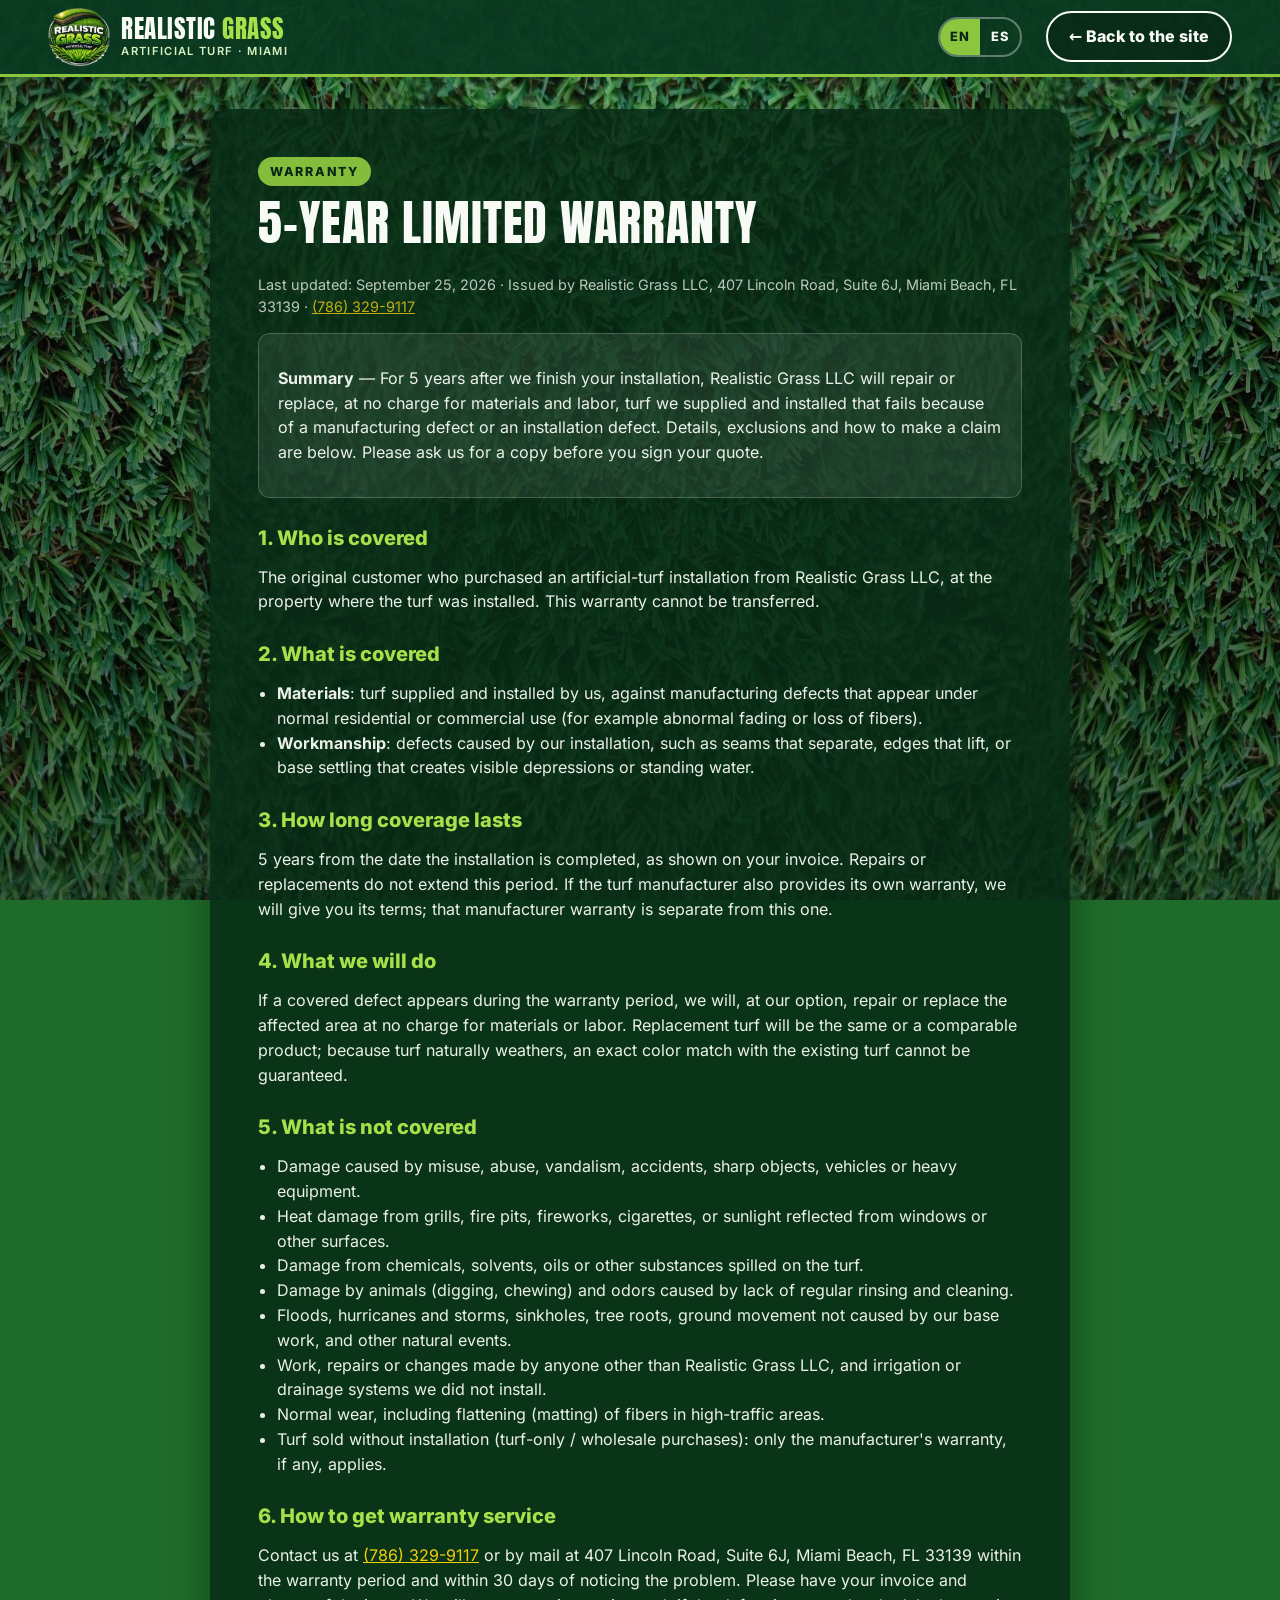
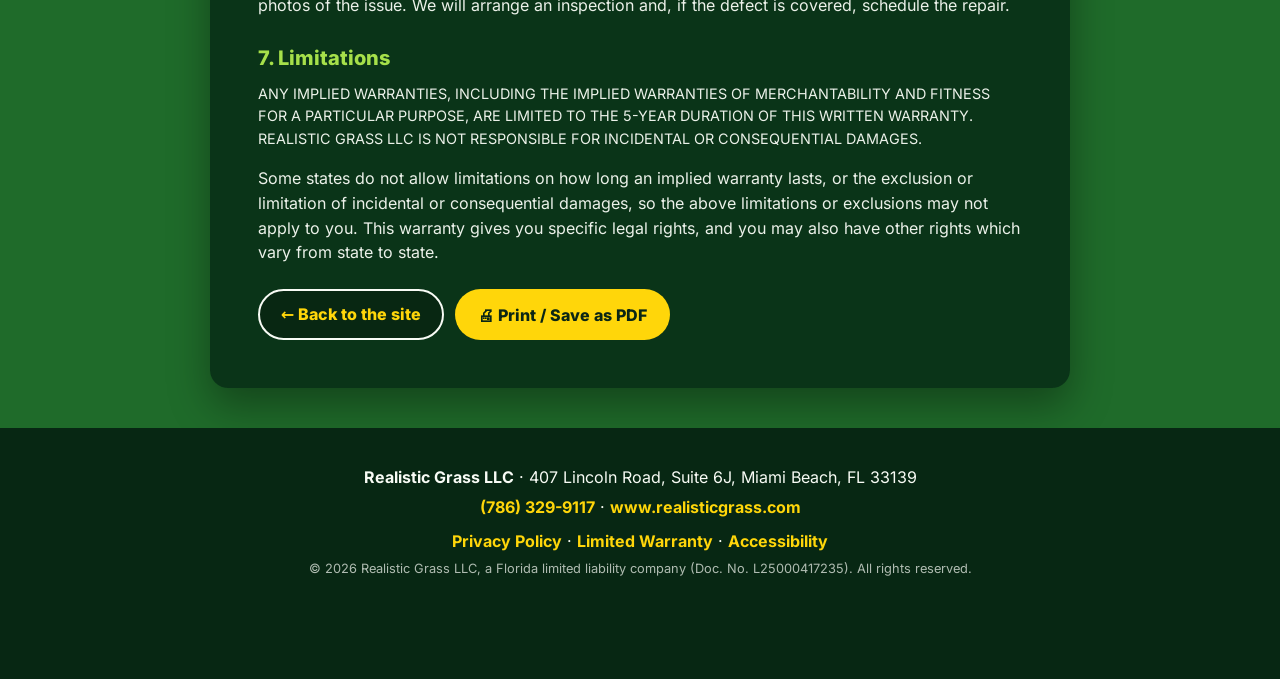
<file: warranty.html>
<!doctype html>
<html lang="en">
<head>
  <meta charset="utf-8">
  <meta name="viewport" content="width=device-width, initial-scale=1">
  <title>5-Year Limited Warranty | Realistic Grass LLC</title>
  <meta name="description" content="Terms of the Realistic Grass LLC 5-year limited warranty on artificial turf installations.">
  <!-- SEO:START (generated by build-seo.py – edit site.json / build-seo.py, not this block) -->
  <meta name="robots" content="index, follow, max-image-preview:large, max-snippet:-1">
  <link rel="canonical" href="https://www.realisticgrass.com/warranty.html">
  <link rel="alternate" hreflang="en" href="https://www.realisticgrass.com/warranty.html">
  <link rel="alternate" hreflang="es" href="https://www.realisticgrass.com/es/garantia.html">
  <link rel="alternate" hreflang="x-default" href="https://www.realisticgrass.com/warranty.html">
  <meta name="geo.region" content="US-FL">
  <meta name="geo.placename" content="Miami">
  <meta property="og:type" content="website">
  <meta property="og:site_name" content="Realistic Grass">
  <meta property="og:locale" content="en_US">
  <meta property="og:locale:alternate" content="es_US">
  <meta property="og:url" content="https://www.realisticgrass.com/warranty.html">
  <meta property="og:title" content="5-Year Limited Warranty | Realistic Grass LLC">
  <meta property="og:description" content="Terms of the Realistic Grass LLC 5-year limited warranty on artificial turf installations.">
  <meta property="og:image" content="https://www.realisticgrass.com/assets/og-image-en.jpg">
  <meta property="og:image:width" content="1200">
  <meta property="og:image:height" content="630">
  <meta property="og:image:alt" content="5-Year Limited Warranty | Realistic Grass LLC">
  <meta name="twitter:card" content="summary_large_image">
  <meta name="twitter:title" content="5-Year Limited Warranty | Realistic Grass LLC">
  <meta name="twitter:description" content="Terms of the Realistic Grass LLC 5-year limited warranty on artificial turf installations.">
  <meta name="twitter:image" content="https://www.realisticgrass.com/assets/og-image-en.jpg">
  <meta name="theme-color" content="#0f4d2c">
  <meta name="format-detection" content="telephone=yes">
  <link rel="icon" type="image/png" sizes="32x32" href="assets/favicon-32.png">
  <link rel="apple-touch-icon" href="assets/apple-touch-icon.png">
  <link rel="manifest" href="site.webmanifest">
  <link rel="preload" href="assets/fonts/anton-latin.woff2" as="font" type="font/woff2" crossorigin>
  <link rel="preload" href="assets/fonts/inter-latin-var.woff2" as="font" type="font/woff2" crossorigin>
  <script type="application/ld+json">
{
 "@context": "https://schema.org",
 "@graph": [
  {
   "@type": "HomeAndConstructionBusiness",
   "@id": "https://www.realisticgrass.com/#business",
   "name": "Realistic Grass",
   "legalName": "Realistic Grass LLC",
   "slogan": "Artificial Grass Expert in Miami",
   "description": "Artificial turf installed in Miami-Dade at wholesale prices: lawns, pet turf, putting greens, pools. Free estimate · 5-year limited warranty.",
   "url": "https://www.realisticgrass.com/",
   "logo": "https://www.realisticgrass.com/assets/icon-512.png",
   "image": [
    "https://www.realisticgrass.com/assets/og-image-en.jpg",
    "https://www.realisticgrass.com/assets/logo.webp"
   ],
   "telephone": "+1-786-329-9117",
   "priceRange": "$$",
   "currenciesAccepted": "USD",
   "address": {
    "@type": "PostalAddress",
    "streetAddress": "407 Lincoln Road, Suite 6J",
    "addressLocality": "Miami Beach",
    "addressRegion": "FL",
    "postalCode": "33139",
    "addressCountry": "US"
   },
   "areaServed": [
    {
     "@type": "AdministrativeArea",
     "name": "Miami-Dade County, FL"
    },
    {
     "@type": "City",
     "name": "Miami, FL"
    },
    {
     "@type": "City",
     "name": "Miami Beach, FL"
    },
    {
     "@type": "City",
     "name": "Brickell, FL"
    },
    {
     "@type": "City",
     "name": "Coral Gables, FL"
    },
    {
     "@type": "City",
     "name": "Doral, FL"
    },
    {
     "@type": "City",
     "name": "Hialeah, FL"
    },
    {
     "@type": "City",
     "name": "Kendall, FL"
    },
    {
     "@type": "City",
     "name": "Homestead, FL"
    },
    {
     "@type": "City",
     "name": "Aventura, FL"
    },
    {
     "@type": "City",
     "name": "Pinecrest, FL"
    },
    {
     "@type": "City",
     "name": "Key Biscayne, FL"
    },
    {
     "@type": "City",
     "name": "Miami Lakes, FL"
    },
    {
     "@type": "City",
     "name": "Palmetto Bay, FL"
    },
    {
     "@type": "City",
     "name": "Cutler Bay, FL"
    },
    {
     "@type": "City",
     "name": "North Miami, FL"
    },
    {
     "@type": "City",
     "name": "South Miami, FL"
    },
    {
     "@type": "City",
     "name": "Sunny Isles Beach, FL"
    },
    {
     "@type": "City",
     "name": "Miami Gardens, FL"
    }
   ],
   "knowsLanguage": [
    "en",
    "es"
   ],
   "contactPoint": {
    "@type": "ContactPoint",
    "telephone": "+1-786-329-9117",
    "contactType": "sales",
    "areaServed": "US-FL",
    "availableLanguage": [
     "English",
     "Spanish"
    ]
   },
   "hasOfferCatalog": {
    "@type": "OfferCatalog",
    "name": "Artificial turf services",
    "itemListElement": [
     {
      "@type": "Offer",
      "itemOffered": {
       "@type": "Service",
       "name": "Artificial grass installation",
       "description": "Lawns for front yards, backyards and HOA communities in Miami-Dade.",
       "areaServed": {
        "@type": "AdministrativeArea",
        "name": "Miami-Dade County, FL"
       }
      }
     },
     {
      "@type": "Offer",
      "itemOffered": {
       "@type": "Service",
       "name": "Pet turf",
       "description": "Permeable, easy-to-rinse turf for dogs and pet areas.",
       "areaServed": {
        "@type": "AdministrativeArea",
        "name": "Miami-Dade County, FL"
       }
      }
     },
     {
      "@type": "Offer",
      "itemOffered": {
       "@type": "Service",
       "name": "Putting greens",
       "description": "Custom backyard putting greens.",
       "areaServed": {
        "@type": "AdministrativeArea",
        "name": "Miami-Dade County, FL"
       }
      }
     },
     {
      "@type": "Offer",
      "itemOffered": {
       "@type": "Service",
       "name": "Playground turf",
       "description": "Cushioned, mud-free play areas.",
       "areaServed": {
        "@type": "AdministrativeArea",
        "name": "Miami-Dade County, FL"
       }
      }
     },
     {
      "@type": "Offer",
      "itemOffered": {
       "@type": "Service",
       "name": "Pool surrounds, rooftops and balconies",
       "description": "Turf for pool decks, terraces and balconies.",
       "areaServed": {
        "@type": "AdministrativeArea",
        "name": "Miami-Dade County, FL"
       }
      }
     },
     {
      "@type": "Offer",
      "itemOffered": {
       "@type": "Service",
       "name": "Commercial landscaping",
       "description": "Artificial turf for businesses, schools and events.",
       "areaServed": {
        "@type": "AdministrativeArea",
        "name": "Miami-Dade County, FL"
       }
      }
     },
     {
      "@type": "Offer",
      "itemOffered": {
       "@type": "Service",
       "name": "Wholesale turf",
       "description": "Turf rolls at wholesale prices for homeowners, landscapers and contractors.",
       "areaServed": {
        "@type": "AdministrativeArea",
        "name": "Miami-Dade County, FL"
       }
      }
     }
    ]
   }
  },
  {
   "@type": "WebSite",
   "@id": "https://www.realisticgrass.com/#website",
   "url": "https://www.realisticgrass.com/",
   "name": "Realistic Grass",
   "inLanguage": [
    "en-US",
    "es-US"
   ],
   "publisher": {
    "@id": "https://www.realisticgrass.com/#business"
   }
  },
  {
   "@type": "WebPage",
   "@id": "https://www.realisticgrass.com/warranty.html#webpage",
   "url": "https://www.realisticgrass.com/warranty.html",
   "name": "5-Year Limited Warranty | Realistic Grass LLC",
   "description": "Terms of the Realistic Grass LLC 5-year limited warranty on artificial turf installations.",
   "inLanguage": "en-US",
   "isPartOf": {
    "@id": "https://www.realisticgrass.com/#website"
   },
   "about": {
    "@id": "https://www.realisticgrass.com/#business"
   },
   "primaryImageOfPage": {
    "@type": "ImageObject",
    "url": "https://www.realisticgrass.com/assets/og-image-en.jpg",
    "width": 1200,
    "height": 630
   },
   "dateModified": "2026-09-25",
   "breadcrumb": {
    "@id": "https://www.realisticgrass.com/warranty.html#breadcrumb"
   }
  },
  {
   "@type": "BreadcrumbList",
   "@id": "https://www.realisticgrass.com/warranty.html#breadcrumb",
   "itemListElement": [
    {
     "@type": "ListItem",
     "position": 1,
     "name": "Home",
     "item": "https://www.realisticgrass.com/"
    },
    {
     "@type": "ListItem",
     "position": 2,
     "name": "5-Year Limited Warranty",
     "item": "https://www.realisticgrass.com/warranty.html"
    }
   ]
  }
 ]
}
</script>
  <!-- SEO:END -->
  <link rel="stylesheet" href="styles.css">
</head>
<body class="doc">
  <a class="skip-link" href="#main">Skip to content</a>
  <div class="turf-fallback" aria-hidden="true"></div>
  <div class="turf-shade" aria-hidden="true"></div>

  <header class="nav" id="top">
    <a href="index.html" class="brand">
      <img src="assets/logo-sm.webp" alt="Realistic Grass" width="72" height="67">
      <span class="brand-text"><b>Realistic</b> Grass<small>Artificial Turf · Miami</small></span>
    </a>
    <div class="lang" aria-label="Language" style="margin-left:auto">
      <a href="#" aria-current="page" lang="en">EN</a>
      <a href="es/garantia.html" hreflang="es" lang="es">ES</a>
    </div>
    <a href="index.html" class="btn btn-ghost nav-cta">← Back to the site</a>
  </header>

  <main id="main">
    <article class="section legal">
      <p class="eyebrow">Warranty</p>
      <h1>5-Year Limited Warranty</h1>
      <p class="meta">Last updated: September 25, 2026 · Issued by Realistic Grass LLC, 407 Lincoln Road, Suite 6J, Miami Beach, FL 33139 · <a href="tel:+17863299117">(786) 329-9117</a></p>

      <div class="box"><p><b>Summary</b> — For 5 years after we finish your installation, Realistic Grass LLC will repair or replace, at no charge for materials and labor, turf we supplied and installed that fails because of a manufacturing defect or an installation defect. Details, exclusions and how to make a claim are below. Please ask us for a copy before you sign your quote.</p></div>

      <h2>1. Who is covered</h2>
      <p>The original customer who purchased an artificial-turf installation from Realistic Grass LLC, at the property where the turf was installed. This warranty cannot be transferred.</p>

      <h2>2. What is covered</h2>
      <ul>
        <li><b>Materials</b>: turf supplied and installed by us, against manufacturing defects that appear under normal residential or commercial use (for example abnormal fading or loss of fibers).</li>
        <li><b>Workmanship</b>: defects caused by our installation, such as seams that separate, edges that lift, or base settling that creates visible depressions or standing water.</li>
      </ul>

      <h2>3. How long coverage lasts</h2>
      <p>5 years from the date the installation is completed, as shown on your invoice. Repairs or replacements do not extend this period. If the turf manufacturer also provides its own warranty, we will give you its terms; that manufacturer warranty is separate from this one.</p>

      <h2>4. What we will do</h2>
      <p>If a covered defect appears during the warranty period, we will, at our option, repair or replace the affected area at no charge for materials or labor. Replacement turf will be the same or a comparable product; because turf naturally weathers, an exact color match with the existing turf cannot be guaranteed.</p>

      <h2>5. What is not covered</h2>
      <ul>
        <li>Damage caused by misuse, abuse, vandalism, accidents, sharp objects, vehicles or heavy equipment.</li>
        <li>Heat damage from grills, fire pits, fireworks, cigarettes, or sunlight reflected from windows or other surfaces.</li>
        <li>Damage from chemicals, solvents, oils or other substances spilled on the turf.</li>
        <li>Damage by animals (digging, chewing) and odors caused by lack of regular rinsing and cleaning.</li>
        <li>Floods, hurricanes and storms, sinkholes, tree roots, ground movement not caused by our base work, and other natural events.</li>
        <li>Work, repairs or changes made by anyone other than Realistic Grass LLC, and irrigation or drainage systems we did not install.</li>
        <li>Normal wear, including flattening (matting) of fibers in high-traffic areas.</li>
        <li>Turf sold without installation (turf-only / wholesale purchases): only the manufacturer's warranty, if any, applies.</li>
      </ul>

      <h2>6. How to get warranty service</h2>
      <p>Contact us at <a href="tel:+17863299117">(786) 329-9117</a> or by mail at 407 Lincoln Road, Suite 6J, Miami Beach, FL 33139 within the warranty period and within 30 days of noticing the problem. Please have your invoice and photos of the issue. We will arrange an inspection and, if the defect is covered, schedule the repair.</p>

      <h2>7. Limitations</h2>
      <p class="caps">Any implied warranties, including the implied warranties of merchantability and fitness for a particular purpose, are limited to the 5-year duration of this written warranty. Realistic Grass LLC is not responsible for incidental or consequential damages.</p>
      <p>Some states do not allow limitations on how long an implied warranty lasts, or the exclusion or limitation of incidental or consequential damages, so the above limitations or exclusions may not apply to you. This warranty gives you specific legal rights, and you may also have other rights which vary from state to state.</p>

      <div class="box print-only">
        <p><b>Warranty record</b></p>
        <p>Customer: ______________________________________________</p>
        <p>Installation address: ____________________________________</p>
        <p>Installation completed on: ______________ &nbsp; Invoice No.: ______________</p>
        <p>Turf product: ____________________________ &nbsp; Area: __________ sq ft</p>
        <p>For Realistic Grass LLC: __________________ &nbsp; Customer: __________________</p>
      </div>

      <div class="doc-actions">
        <a href="index.html" class="btn btn-ghost">← Back to the site</a>
        <button type="button" class="btn btn-yellow" onclick="window.print()">🖨 Print / Save as PDF</button>
      </div>
    </article>
  </main>

  <footer class="footer">
    <p><b>Realistic Grass LLC</b> · 407 Lincoln Road, Suite 6J, Miami Beach, FL 33139</p>
    <p><a href="tel:+17863299117">(786) 329-9117</a> · <a href="https://www.realisticgrass.com">www.realisticgrass.com</a></p>
    <p class="footer-links"><a href="privacy.html">Privacy Policy</a> · <a href="warranty.html">Limited Warranty</a> · <a href="privacy.html#accessibility">Accessibility</a></p>
    <p class="small">© 2026 Realistic Grass LLC, a Florida limited liability company (Doc. No. L25000417235). All rights reserved.</p>
  </footer>
</body>
</html>
</file>
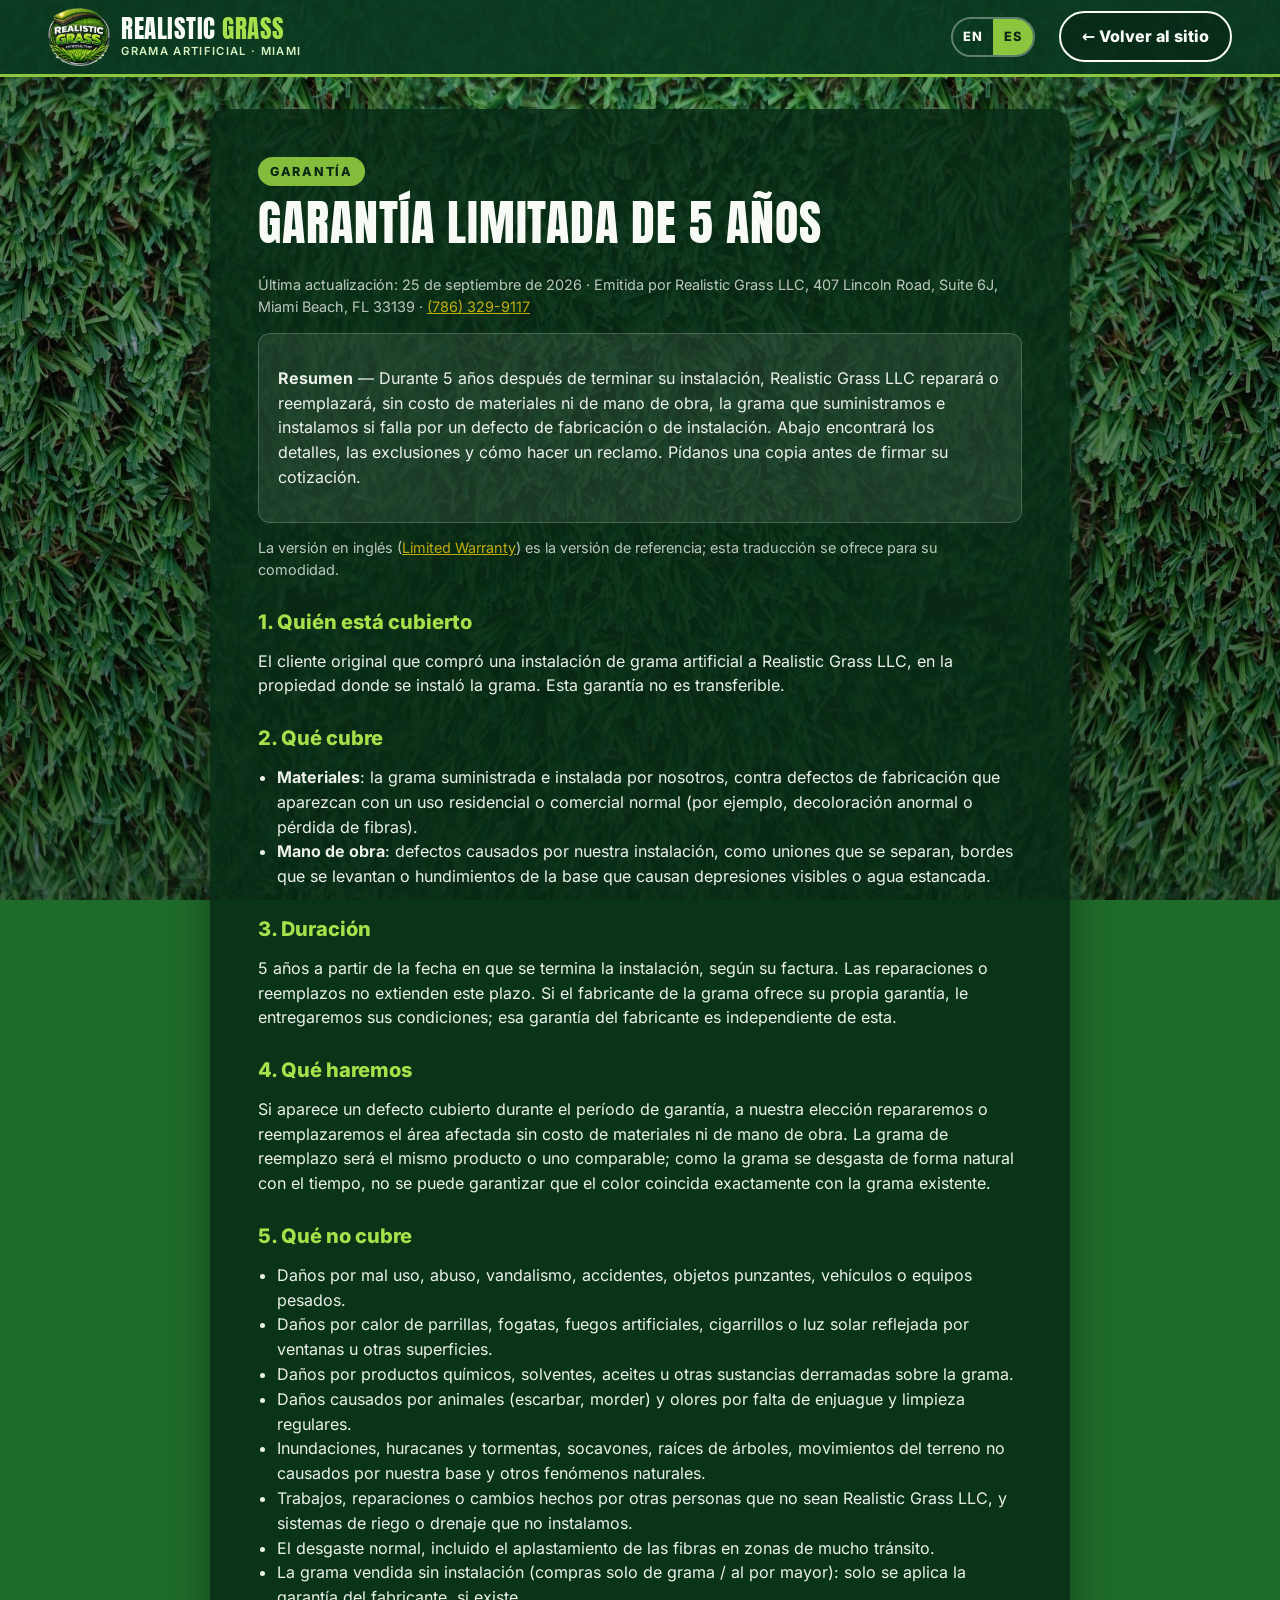
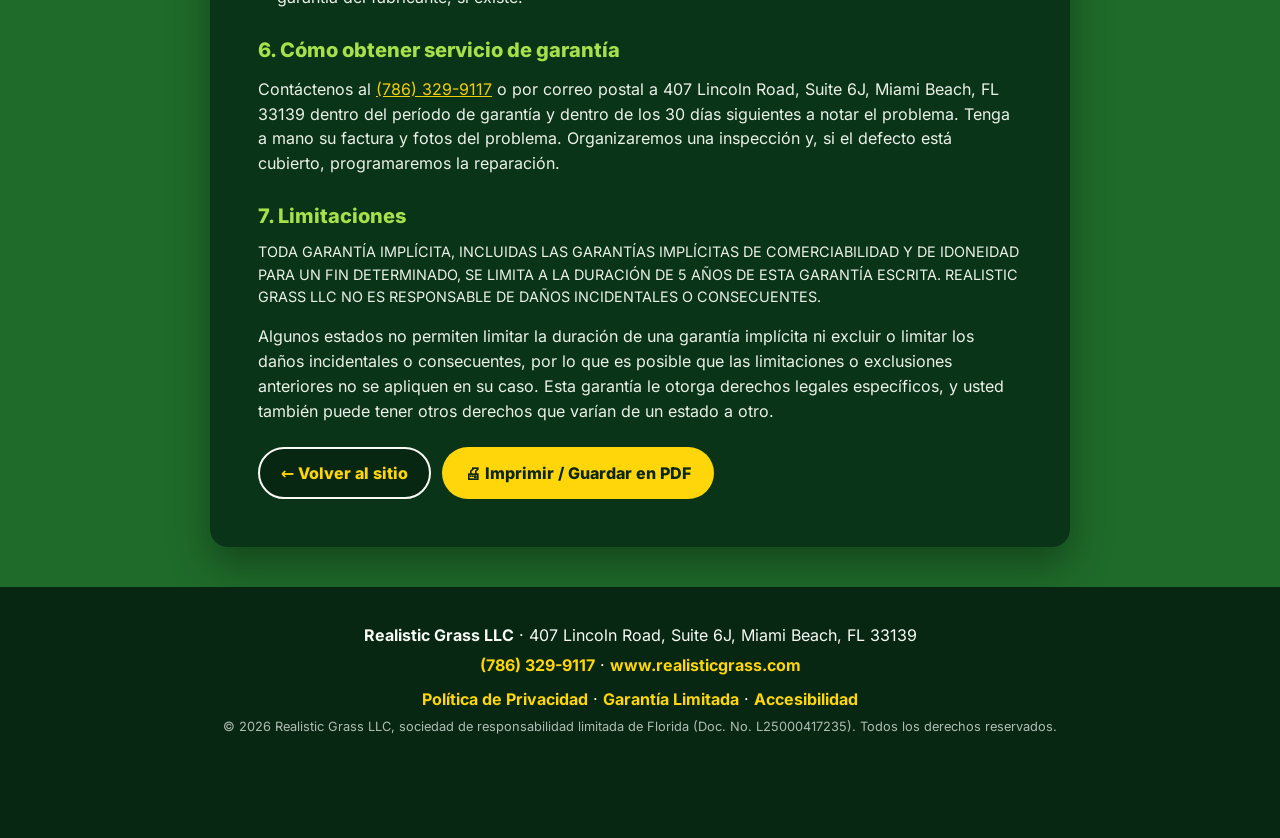
<file: es/garantia.html>
<!doctype html>
<html lang="es">
<head>
  <meta charset="utf-8">
  <meta name="viewport" content="width=device-width, initial-scale=1">
  <title>Garantía Limitada de 5 Años | Realistic Grass LLC</title>
  <meta name="description" content="Condiciones de la garantía limitada de 5 años de Realistic Grass LLC sobre instalaciones de grama artificial.">
  <!-- SEO:START (generated by build-seo.py – edit site.json / build-seo.py, not this block) -->
  <meta name="robots" content="index, follow, max-image-preview:large, max-snippet:-1">
  <link rel="canonical" href="https://www.realisticgrass.com/es/garantia.html">
  <link rel="alternate" hreflang="en" href="https://www.realisticgrass.com/warranty.html">
  <link rel="alternate" hreflang="es" href="https://www.realisticgrass.com/es/garantia.html">
  <link rel="alternate" hreflang="x-default" href="https://www.realisticgrass.com/warranty.html">
  <meta name="geo.region" content="US-FL">
  <meta name="geo.placename" content="Miami">
  <meta property="og:type" content="website">
  <meta property="og:site_name" content="Realistic Grass">
  <meta property="og:locale" content="es_US">
  <meta property="og:locale:alternate" content="en_US">
  <meta property="og:url" content="https://www.realisticgrass.com/es/garantia.html">
  <meta property="og:title" content="Garantía Limitada de 5 Años | Realistic Grass LLC">
  <meta property="og:description" content="Condiciones de la garantía limitada de 5 años de Realistic Grass LLC sobre instalaciones de grama artificial.">
  <meta property="og:image" content="https://www.realisticgrass.com/assets/og-image-es.jpg">
  <meta property="og:image:width" content="1200">
  <meta property="og:image:height" content="630">
  <meta property="og:image:alt" content="Garantía Limitada de 5 Años | Realistic Grass LLC">
  <meta name="twitter:card" content="summary_large_image">
  <meta name="twitter:title" content="Garantía Limitada de 5 Años | Realistic Grass LLC">
  <meta name="twitter:description" content="Condiciones de la garantía limitada de 5 años de Realistic Grass LLC sobre instalaciones de grama artificial.">
  <meta name="twitter:image" content="https://www.realisticgrass.com/assets/og-image-es.jpg">
  <meta name="theme-color" content="#0f4d2c">
  <meta name="format-detection" content="telephone=yes">
  <link rel="icon" type="image/png" sizes="32x32" href="../assets/favicon-32.png">
  <link rel="apple-touch-icon" href="../assets/apple-touch-icon.png">
  <link rel="manifest" href="../site.webmanifest">
  <link rel="preload" href="../assets/fonts/anton-latin.woff2" as="font" type="font/woff2" crossorigin>
  <link rel="preload" href="../assets/fonts/inter-latin-var.woff2" as="font" type="font/woff2" crossorigin>
  <script type="application/ld+json">
{
 "@context": "https://schema.org",
 "@graph": [
  {
   "@type": "HomeAndConstructionBusiness",
   "@id": "https://www.realisticgrass.com/#business",
   "name": "Realistic Grass",
   "legalName": "Realistic Grass LLC",
   "slogan": "Expertos en Grama Artificial en Miami",
   "description": "Grama artificial instalada en Miami-Dade a precios al por mayor: jardines, mascotas, putting greens, piscinas. Estimado gratis y garantía limitada de 5 años.",
   "url": "https://www.realisticgrass.com/",
   "logo": "https://www.realisticgrass.com/assets/icon-512.png",
   "image": [
    "https://www.realisticgrass.com/assets/og-image-en.jpg",
    "https://www.realisticgrass.com/assets/logo.webp"
   ],
   "telephone": "+1-786-329-9117",
   "priceRange": "$$",
   "currenciesAccepted": "USD",
   "address": {
    "@type": "PostalAddress",
    "streetAddress": "407 Lincoln Road, Suite 6J",
    "addressLocality": "Miami Beach",
    "addressRegion": "FL",
    "postalCode": "33139",
    "addressCountry": "US"
   },
   "areaServed": [
    {
     "@type": "AdministrativeArea",
     "name": "Miami-Dade County, FL"
    },
    {
     "@type": "City",
     "name": "Miami, FL"
    },
    {
     "@type": "City",
     "name": "Miami Beach, FL"
    },
    {
     "@type": "City",
     "name": "Brickell, FL"
    },
    {
     "@type": "City",
     "name": "Coral Gables, FL"
    },
    {
     "@type": "City",
     "name": "Doral, FL"
    },
    {
     "@type": "City",
     "name": "Hialeah, FL"
    },
    {
     "@type": "City",
     "name": "Kendall, FL"
    },
    {
     "@type": "City",
     "name": "Homestead, FL"
    },
    {
     "@type": "City",
     "name": "Aventura, FL"
    },
    {
     "@type": "City",
     "name": "Pinecrest, FL"
    },
    {
     "@type": "City",
     "name": "Key Biscayne, FL"
    },
    {
     "@type": "City",
     "name": "Miami Lakes, FL"
    },
    {
     "@type": "City",
     "name": "Palmetto Bay, FL"
    },
    {
     "@type": "City",
     "name": "Cutler Bay, FL"
    },
    {
     "@type": "City",
     "name": "North Miami, FL"
    },
    {
     "@type": "City",
     "name": "South Miami, FL"
    },
    {
     "@type": "City",
     "name": "Sunny Isles Beach, FL"
    },
    {
     "@type": "City",
     "name": "Miami Gardens, FL"
    }
   ],
   "knowsLanguage": [
    "en",
    "es"
   ],
   "contactPoint": {
    "@type": "ContactPoint",
    "telephone": "+1-786-329-9117",
    "contactType": "sales",
    "areaServed": "US-FL",
    "availableLanguage": [
     "English",
     "Spanish"
    ]
   },
   "hasOfferCatalog": {
    "@type": "OfferCatalog",
    "name": "Servicios de grama artificial",
    "itemListElement": [
     {
      "@type": "Offer",
      "itemOffered": {
       "@type": "Service",
       "name": "Instalación de grama artificial",
       "description": "Jardines delanteros, patios y comunidades con HOA en Miami-Dade.",
       "areaServed": {
        "@type": "AdministrativeArea",
        "name": "Miami-Dade County, FL"
       }
      }
     },
     {
      "@type": "Offer",
      "itemOffered": {
       "@type": "Service",
       "name": "Grama para mascotas",
       "description": "Grama permeable y fácil de enjuagar para perros y áreas de mascotas.",
       "areaServed": {
        "@type": "AdministrativeArea",
        "name": "Miami-Dade County, FL"
       }
      }
     },
     {
      "@type": "Offer",
      "itemOffered": {
       "@type": "Service",
       "name": "Putting greens",
       "description": "Putting greens a medida en su patio.",
       "areaServed": {
        "@type": "AdministrativeArea",
        "name": "Miami-Dade County, FL"
       }
      }
     },
     {
      "@type": "Offer",
      "itemOffered": {
       "@type": "Service",
       "name": "Grama para parques infantiles",
       "description": "Áreas de juego acolchadas y sin lodo.",
       "areaServed": {
        "@type": "AdministrativeArea",
        "name": "Miami-Dade County, FL"
       }
      }
     },
     {
      "@type": "Offer",
      "itemOffered": {
       "@type": "Service",
       "name": "Piscinas, azoteas y balcones",
       "description": "Grama para áreas de piscina, terrazas y balcones.",
       "areaServed": {
        "@type": "AdministrativeArea",
        "name": "Miami-Dade County, FL"
       }
      }
     },
     {
      "@type": "Offer",
      "itemOffered": {
       "@type": "Service",
       "name": "Paisajismo comercial",
       "description": "Grama artificial para empresas, escuelas y eventos.",
       "areaServed": {
        "@type": "AdministrativeArea",
        "name": "Miami-Dade County, FL"
       }
      }
     },
     {
      "@type": "Offer",
      "itemOffered": {
       "@type": "Service",
       "name": "Grama al por mayor",
       "description": "Rollos de grama a precios al por mayor para propietarios, jardineros y contratistas.",
       "areaServed": {
        "@type": "AdministrativeArea",
        "name": "Miami-Dade County, FL"
       }
      }
     }
    ]
   }
  },
  {
   "@type": "WebSite",
   "@id": "https://www.realisticgrass.com/#website",
   "url": "https://www.realisticgrass.com/",
   "name": "Realistic Grass",
   "inLanguage": [
    "en-US",
    "es-US"
   ],
   "publisher": {
    "@id": "https://www.realisticgrass.com/#business"
   }
  },
  {
   "@type": "WebPage",
   "@id": "https://www.realisticgrass.com/es/garantia.html#webpage",
   "url": "https://www.realisticgrass.com/es/garantia.html",
   "name": "Garantía Limitada de 5 Años | Realistic Grass LLC",
   "description": "Condiciones de la garantía limitada de 5 años de Realistic Grass LLC sobre instalaciones de grama artificial.",
   "inLanguage": "es-US",
   "isPartOf": {
    "@id": "https://www.realisticgrass.com/#website"
   },
   "about": {
    "@id": "https://www.realisticgrass.com/#business"
   },
   "primaryImageOfPage": {
    "@type": "ImageObject",
    "url": "https://www.realisticgrass.com/assets/og-image-es.jpg",
    "width": 1200,
    "height": 630
   },
   "dateModified": "2026-09-25",
   "breadcrumb": {
    "@id": "https://www.realisticgrass.com/es/garantia.html#breadcrumb"
   }
  },
  {
   "@type": "BreadcrumbList",
   "@id": "https://www.realisticgrass.com/es/garantia.html#breadcrumb",
   "itemListElement": [
    {
     "@type": "ListItem",
     "position": 1,
     "name": "Inicio",
     "item": "https://www.realisticgrass.com/es/"
    },
    {
     "@type": "ListItem",
     "position": 2,
     "name": "Garantía Limitada de 5 Años",
     "item": "https://www.realisticgrass.com/es/garantia.html"
    }
   ]
  }
 ]
}
</script>
  <!-- SEO:END -->
  <link rel="stylesheet" href="../styles.css">
</head>
<body class="doc">
  <a class="skip-link" href="#main">Saltar al contenido</a>
  <div class="turf-fallback" aria-hidden="true"></div>
  <div class="turf-shade" aria-hidden="true"></div>

  <header class="nav" id="top">
    <a href="index.html" class="brand">
      <img src="../assets/logo-sm.webp" alt="Realistic Grass" width="72" height="67">
      <span class="brand-text"><b>Realistic</b> Grass<small>Grama Artificial · Miami</small></span>
    </a>
    <div class="lang" aria-label="Idioma" style="margin-left:auto">
      <a href="../warranty.html" hreflang="en" lang="en">EN</a>
      <a href="#" aria-current="page" lang="es">ES</a>
    </div>
    <a href="index.html" class="btn btn-ghost nav-cta">← Volver al sitio</a>
  </header>

  <main id="main">
    <article class="section legal">
      <p class="eyebrow">Garantía</p>
      <h1>Garantía Limitada de 5 Años</h1>
      <p class="meta">Última actualización: 25 de septiembre de 2026 · Emitida por Realistic Grass LLC, 407 Lincoln Road, Suite 6J, Miami Beach, FL 33139 · <a href="tel:+17863299117">(786) 329-9117</a></p>

      <div class="box"><p><b>Resumen</b> — Durante 5 años después de terminar su instalación, Realistic Grass LLC reparará o reemplazará, sin costo de materiales ni de mano de obra, la grama que suministramos e instalamos si falla por un defecto de fabricación o de instalación. Abajo encontrará los detalles, las exclusiones y cómo hacer un reclamo. Pídanos una copia antes de firmar su cotización.</p></div>
      <p class="meta">La versión en inglés (<a href="../warranty.html">Limited Warranty</a>) es la versión de referencia; esta traducción se ofrece para su comodidad.</p>

      <h2>1. Quién está cubierto</h2>
      <p>El cliente original que compró una instalación de grama artificial a Realistic Grass LLC, en la propiedad donde se instaló la grama. Esta garantía no es transferible.</p>

      <h2>2. Qué cubre</h2>
      <ul>
        <li><b>Materiales</b>: la grama suministrada e instalada por nosotros, contra defectos de fabricación que aparezcan con un uso residencial o comercial normal (por ejemplo, decoloración anormal o pérdida de fibras).</li>
        <li><b>Mano de obra</b>: defectos causados por nuestra instalación, como uniones que se separan, bordes que se levantan o hundimientos de la base que causan depresiones visibles o agua estancada.</li>
      </ul>

      <h2>3. Duración</h2>
      <p>5 años a partir de la fecha en que se termina la instalación, según su factura. Las reparaciones o reemplazos no extienden este plazo. Si el fabricante de la grama ofrece su propia garantía, le entregaremos sus condiciones; esa garantía del fabricante es independiente de esta.</p>

      <h2>4. Qué haremos</h2>
      <p>Si aparece un defecto cubierto durante el período de garantía, a nuestra elección repararemos o reemplazaremos el área afectada sin costo de materiales ni de mano de obra. La grama de reemplazo será el mismo producto o uno comparable; como la grama se desgasta de forma natural con el tiempo, no se puede garantizar que el color coincida exactamente con la grama existente.</p>

      <h2>5. Qué no cubre</h2>
      <ul>
        <li>Daños por mal uso, abuso, vandalismo, accidentes, objetos punzantes, vehículos o equipos pesados.</li>
        <li>Daños por calor de parrillas, fogatas, fuegos artificiales, cigarrillos o luz solar reflejada por ventanas u otras superficies.</li>
        <li>Daños por productos químicos, solventes, aceites u otras sustancias derramadas sobre la grama.</li>
        <li>Daños causados por animales (escarbar, morder) y olores por falta de enjuague y limpieza regulares.</li>
        <li>Inundaciones, huracanes y tormentas, socavones, raíces de árboles, movimientos del terreno no causados por nuestra base y otros fenómenos naturales.</li>
        <li>Trabajos, reparaciones o cambios hechos por otras personas que no sean Realistic Grass LLC, y sistemas de riego o drenaje que no instalamos.</li>
        <li>El desgaste normal, incluido el aplastamiento de las fibras en zonas de mucho tránsito.</li>
        <li>La grama vendida sin instalación (compras solo de grama / al por mayor): solo se aplica la garantía del fabricante, si existe.</li>
      </ul>

      <h2>6. Cómo obtener servicio de garantía</h2>
      <p>Contáctenos al <a href="tel:+17863299117">(786) 329-9117</a> o por correo postal a 407 Lincoln Road, Suite 6J, Miami Beach, FL 33139 dentro del período de garantía y dentro de los 30 días siguientes a notar el problema. Tenga a mano su factura y fotos del problema. Organizaremos una inspección y, si el defecto está cubierto, programaremos la reparación.</p>

      <h2>7. Limitaciones</h2>
      <p class="caps">Toda garantía implícita, incluidas las garantías implícitas de comerciabilidad y de idoneidad para un fin determinado, se limita a la duración de 5 años de esta garantía escrita. Realistic Grass LLC no es responsable de daños incidentales o consecuentes.</p>
      <p>Algunos estados no permiten limitar la duración de una garantía implícita ni excluir o limitar los daños incidentales o consecuentes, por lo que es posible que las limitaciones o exclusiones anteriores no se apliquen en su caso. Esta garantía le otorga derechos legales específicos, y usted también puede tener otros derechos que varían de un estado a otro.</p>

      <div class="box print-only">
        <p><b>Registro de garantía</b></p>
        <p>Cliente: _______________________________________________</p>
        <p>Dirección de la instalación: _______________________________</p>
        <p>Instalación terminada el: ______________ &nbsp; Factura N.º: ______________</p>
        <p>Producto: _______________________________ &nbsp; Área: __________ pies²</p>
        <p>Por Realistic Grass LLC: __________________ &nbsp; Cliente: __________________</p>
      </div>

      <div class="doc-actions">
        <a href="index.html" class="btn btn-ghost">← Volver al sitio</a>
        <button type="button" class="btn btn-yellow" onclick="window.print()">🖨 Imprimir / Guardar en PDF</button>
      </div>
    </article>
  </main>

  <footer class="footer">
    <p><b>Realistic Grass LLC</b> · 407 Lincoln Road, Suite 6J, Miami Beach, FL 33139</p>
    <p><a href="tel:+17863299117">(786) 329-9117</a> · <a href="https://www.realisticgrass.com">www.realisticgrass.com</a></p>
    <p class="footer-links"><a href="privacidad.html">Política de Privacidad</a> · <a href="garantia.html">Garantía Limitada</a> · <a href="privacidad.html#accesibilidad">Accesibilidad</a></p>
    <p class="small">© 2026 Realistic Grass LLC, sociedad de responsabilidad limitada de Florida (Doc. No. L25000417235). Todos los derechos reservados.</p>
  </footer>
</body>
</html>
</file>
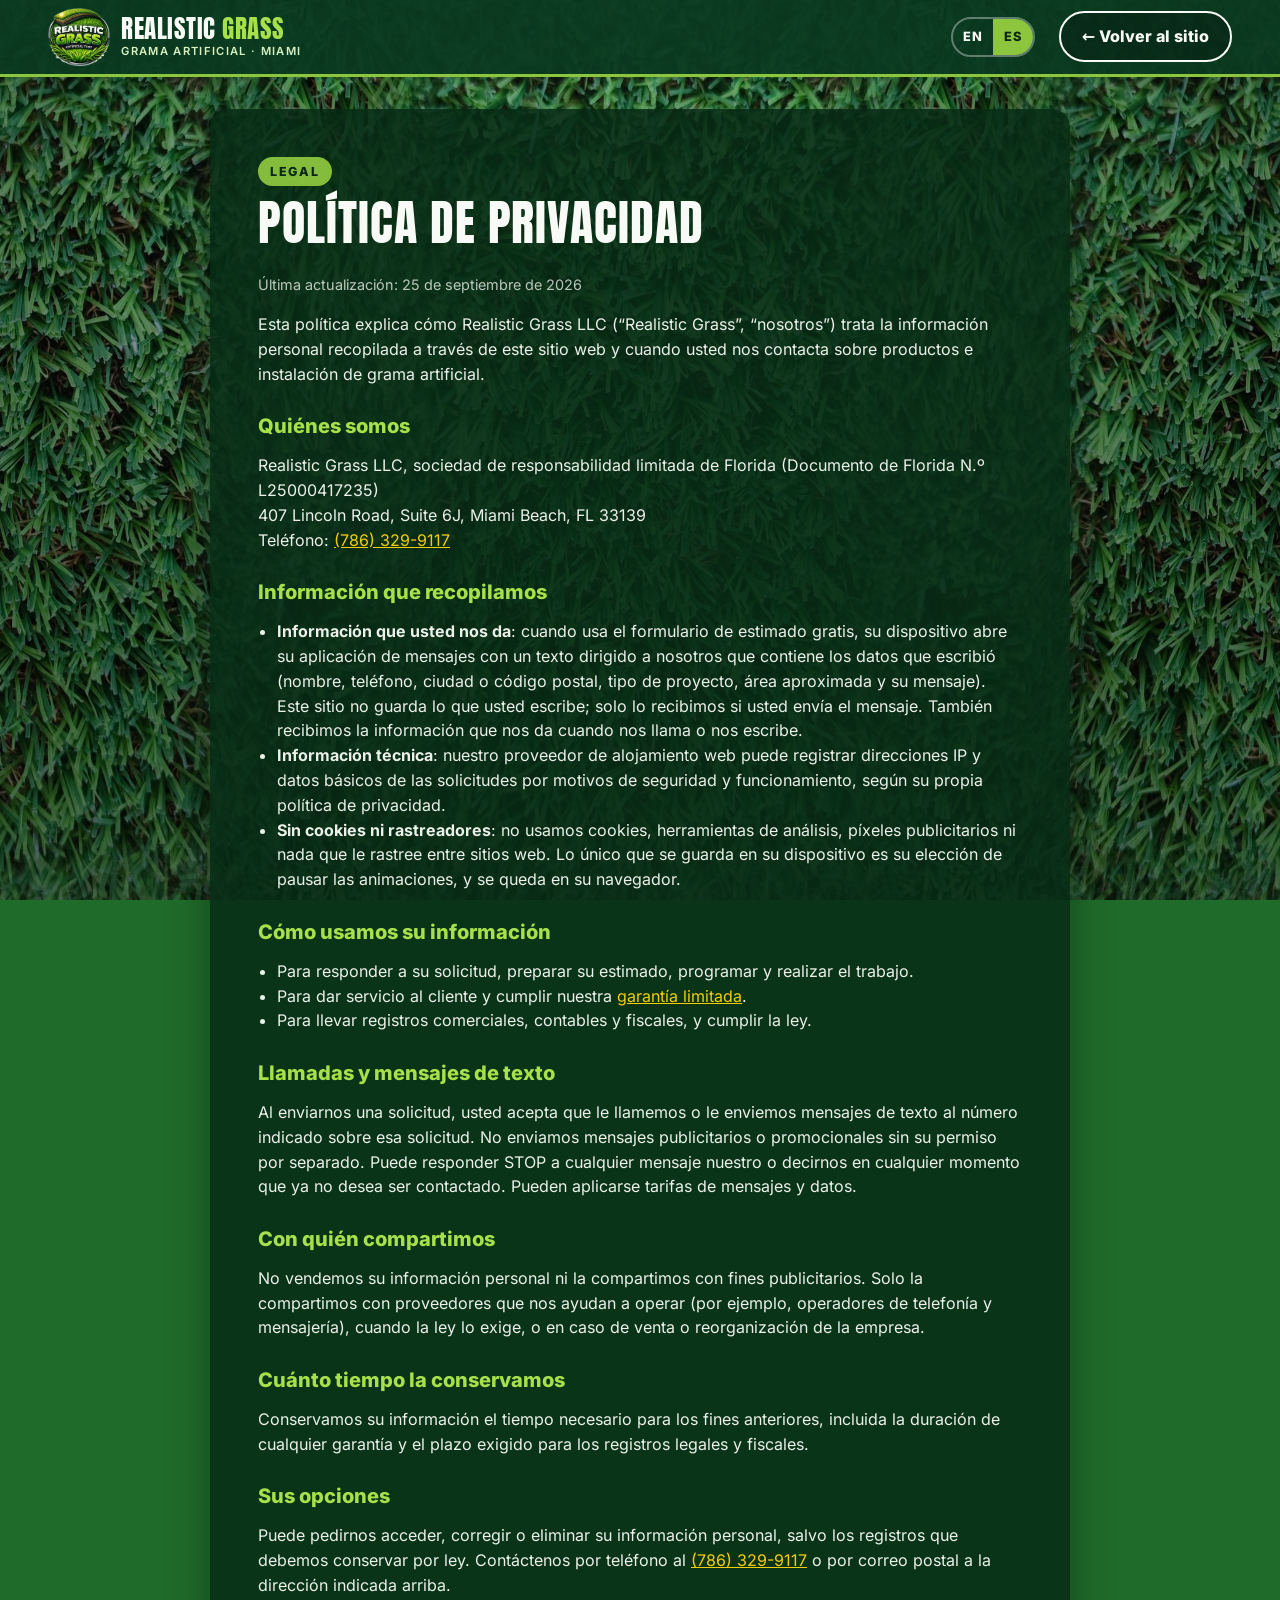
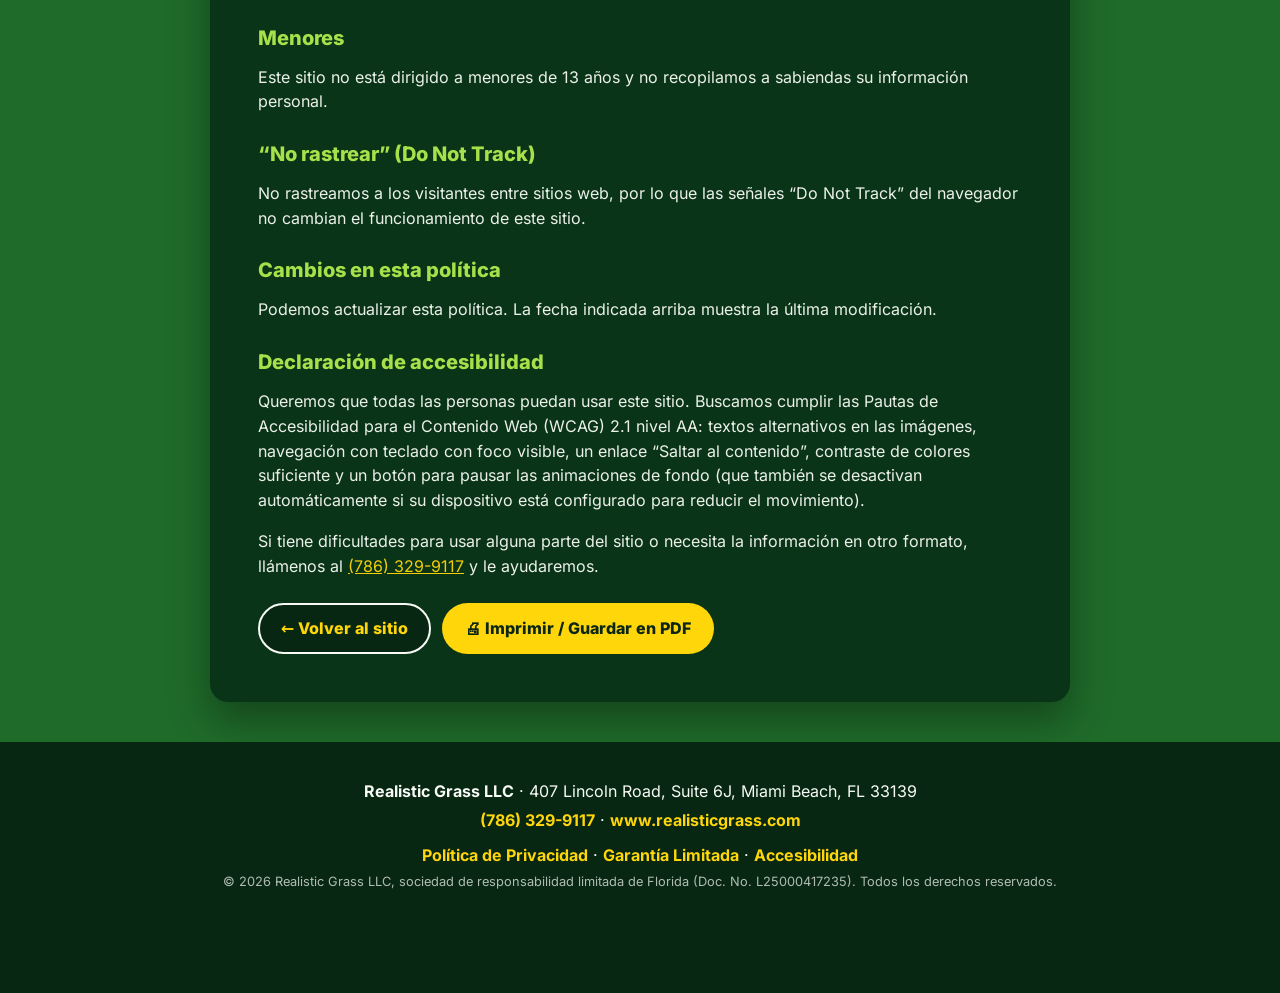
<file: es/privacidad.html>
<!doctype html>
<html lang="es">
<head>
  <meta charset="utf-8">
  <meta name="viewport" content="width=device-width, initial-scale=1">
  <title>Política de Privacidad | Realistic Grass LLC</title>
  <meta name="description" content="Cómo Realistic Grass LLC trata la información personal, y nuestra declaración de accesibilidad.">
  <!-- SEO:START (generated by build-seo.py – edit site.json / build-seo.py, not this block) -->
  <meta name="robots" content="index, follow, max-image-preview:large, max-snippet:-1">
  <link rel="canonical" href="https://www.realisticgrass.com/es/privacidad.html">
  <link rel="alternate" hreflang="en" href="https://www.realisticgrass.com/privacy.html">
  <link rel="alternate" hreflang="es" href="https://www.realisticgrass.com/es/privacidad.html">
  <link rel="alternate" hreflang="x-default" href="https://www.realisticgrass.com/privacy.html">
  <meta name="geo.region" content="US-FL">
  <meta name="geo.placename" content="Miami">
  <meta property="og:type" content="website">
  <meta property="og:site_name" content="Realistic Grass">
  <meta property="og:locale" content="es_US">
  <meta property="og:locale:alternate" content="en_US">
  <meta property="og:url" content="https://www.realisticgrass.com/es/privacidad.html">
  <meta property="og:title" content="Política de Privacidad | Realistic Grass LLC">
  <meta property="og:description" content="Cómo Realistic Grass LLC trata la información personal, y nuestra declaración de accesibilidad.">
  <meta property="og:image" content="https://www.realisticgrass.com/assets/og-image-es.jpg">
  <meta property="og:image:width" content="1200">
  <meta property="og:image:height" content="630">
  <meta property="og:image:alt" content="Política de Privacidad | Realistic Grass LLC">
  <meta name="twitter:card" content="summary_large_image">
  <meta name="twitter:title" content="Política de Privacidad | Realistic Grass LLC">
  <meta name="twitter:description" content="Cómo Realistic Grass LLC trata la información personal, y nuestra declaración de accesibilidad.">
  <meta name="twitter:image" content="https://www.realisticgrass.com/assets/og-image-es.jpg">
  <meta name="theme-color" content="#0f4d2c">
  <meta name="format-detection" content="telephone=yes">
  <link rel="icon" type="image/png" sizes="32x32" href="../assets/favicon-32.png">
  <link rel="apple-touch-icon" href="../assets/apple-touch-icon.png">
  <link rel="manifest" href="../site.webmanifest">
  <link rel="preload" href="../assets/fonts/anton-latin.woff2" as="font" type="font/woff2" crossorigin>
  <link rel="preload" href="../assets/fonts/inter-latin-var.woff2" as="font" type="font/woff2" crossorigin>
  <script type="application/ld+json">
{
 "@context": "https://schema.org",
 "@graph": [
  {
   "@type": "HomeAndConstructionBusiness",
   "@id": "https://www.realisticgrass.com/#business",
   "name": "Realistic Grass",
   "legalName": "Realistic Grass LLC",
   "slogan": "Expertos en Grama Artificial en Miami",
   "description": "Grama artificial instalada en Miami-Dade a precios al por mayor: jardines, mascotas, putting greens, piscinas. Estimado gratis y garantía limitada de 5 años.",
   "url": "https://www.realisticgrass.com/",
   "logo": "https://www.realisticgrass.com/assets/icon-512.png",
   "image": [
    "https://www.realisticgrass.com/assets/og-image-en.jpg",
    "https://www.realisticgrass.com/assets/logo.webp"
   ],
   "telephone": "+1-786-329-9117",
   "priceRange": "$$",
   "currenciesAccepted": "USD",
   "address": {
    "@type": "PostalAddress",
    "streetAddress": "407 Lincoln Road, Suite 6J",
    "addressLocality": "Miami Beach",
    "addressRegion": "FL",
    "postalCode": "33139",
    "addressCountry": "US"
   },
   "areaServed": [
    {
     "@type": "AdministrativeArea",
     "name": "Miami-Dade County, FL"
    },
    {
     "@type": "City",
     "name": "Miami, FL"
    },
    {
     "@type": "City",
     "name": "Miami Beach, FL"
    },
    {
     "@type": "City",
     "name": "Brickell, FL"
    },
    {
     "@type": "City",
     "name": "Coral Gables, FL"
    },
    {
     "@type": "City",
     "name": "Doral, FL"
    },
    {
     "@type": "City",
     "name": "Hialeah, FL"
    },
    {
     "@type": "City",
     "name": "Kendall, FL"
    },
    {
     "@type": "City",
     "name": "Homestead, FL"
    },
    {
     "@type": "City",
     "name": "Aventura, FL"
    },
    {
     "@type": "City",
     "name": "Pinecrest, FL"
    },
    {
     "@type": "City",
     "name": "Key Biscayne, FL"
    },
    {
     "@type": "City",
     "name": "Miami Lakes, FL"
    },
    {
     "@type": "City",
     "name": "Palmetto Bay, FL"
    },
    {
     "@type": "City",
     "name": "Cutler Bay, FL"
    },
    {
     "@type": "City",
     "name": "North Miami, FL"
    },
    {
     "@type": "City",
     "name": "South Miami, FL"
    },
    {
     "@type": "City",
     "name": "Sunny Isles Beach, FL"
    },
    {
     "@type": "City",
     "name": "Miami Gardens, FL"
    }
   ],
   "knowsLanguage": [
    "en",
    "es"
   ],
   "contactPoint": {
    "@type": "ContactPoint",
    "telephone": "+1-786-329-9117",
    "contactType": "sales",
    "areaServed": "US-FL",
    "availableLanguage": [
     "English",
     "Spanish"
    ]
   },
   "hasOfferCatalog": {
    "@type": "OfferCatalog",
    "name": "Servicios de grama artificial",
    "itemListElement": [
     {
      "@type": "Offer",
      "itemOffered": {
       "@type": "Service",
       "name": "Instalación de grama artificial",
       "description": "Jardines delanteros, patios y comunidades con HOA en Miami-Dade.",
       "areaServed": {
        "@type": "AdministrativeArea",
        "name": "Miami-Dade County, FL"
       }
      }
     },
     {
      "@type": "Offer",
      "itemOffered": {
       "@type": "Service",
       "name": "Grama para mascotas",
       "description": "Grama permeable y fácil de enjuagar para perros y áreas de mascotas.",
       "areaServed": {
        "@type": "AdministrativeArea",
        "name": "Miami-Dade County, FL"
       }
      }
     },
     {
      "@type": "Offer",
      "itemOffered": {
       "@type": "Service",
       "name": "Putting greens",
       "description": "Putting greens a medida en su patio.",
       "areaServed": {
        "@type": "AdministrativeArea",
        "name": "Miami-Dade County, FL"
       }
      }
     },
     {
      "@type": "Offer",
      "itemOffered": {
       "@type": "Service",
       "name": "Grama para parques infantiles",
       "description": "Áreas de juego acolchadas y sin lodo.",
       "areaServed": {
        "@type": "AdministrativeArea",
        "name": "Miami-Dade County, FL"
       }
      }
     },
     {
      "@type": "Offer",
      "itemOffered": {
       "@type": "Service",
       "name": "Piscinas, azoteas y balcones",
       "description": "Grama para áreas de piscina, terrazas y balcones.",
       "areaServed": {
        "@type": "AdministrativeArea",
        "name": "Miami-Dade County, FL"
       }
      }
     },
     {
      "@type": "Offer",
      "itemOffered": {
       "@type": "Service",
       "name": "Paisajismo comercial",
       "description": "Grama artificial para empresas, escuelas y eventos.",
       "areaServed": {
        "@type": "AdministrativeArea",
        "name": "Miami-Dade County, FL"
       }
      }
     },
     {
      "@type": "Offer",
      "itemOffered": {
       "@type": "Service",
       "name": "Grama al por mayor",
       "description": "Rollos de grama a precios al por mayor para propietarios, jardineros y contratistas.",
       "areaServed": {
        "@type": "AdministrativeArea",
        "name": "Miami-Dade County, FL"
       }
      }
     }
    ]
   }
  },
  {
   "@type": "WebSite",
   "@id": "https://www.realisticgrass.com/#website",
   "url": "https://www.realisticgrass.com/",
   "name": "Realistic Grass",
   "inLanguage": [
    "en-US",
    "es-US"
   ],
   "publisher": {
    "@id": "https://www.realisticgrass.com/#business"
   }
  },
  {
   "@type": "WebPage",
   "@id": "https://www.realisticgrass.com/es/privacidad.html#webpage",
   "url": "https://www.realisticgrass.com/es/privacidad.html",
   "name": "Política de Privacidad | Realistic Grass LLC",
   "description": "Cómo Realistic Grass LLC trata la información personal, y nuestra declaración de accesibilidad.",
   "inLanguage": "es-US",
   "isPartOf": {
    "@id": "https://www.realisticgrass.com/#website"
   },
   "about": {
    "@id": "https://www.realisticgrass.com/#business"
   },
   "primaryImageOfPage": {
    "@type": "ImageObject",
    "url": "https://www.realisticgrass.com/assets/og-image-es.jpg",
    "width": 1200,
    "height": 630
   },
   "dateModified": "2026-09-25",
   "breadcrumb": {
    "@id": "https://www.realisticgrass.com/es/privacidad.html#breadcrumb"
   }
  },
  {
   "@type": "BreadcrumbList",
   "@id": "https://www.realisticgrass.com/es/privacidad.html#breadcrumb",
   "itemListElement": [
    {
     "@type": "ListItem",
     "position": 1,
     "name": "Inicio",
     "item": "https://www.realisticgrass.com/es/"
    },
    {
     "@type": "ListItem",
     "position": 2,
     "name": "Política de Privacidad",
     "item": "https://www.realisticgrass.com/es/privacidad.html"
    }
   ]
  }
 ]
}
</script>
  <!-- SEO:END -->
  <link rel="stylesheet" href="../styles.css">
</head>
<body class="doc">
  <a class="skip-link" href="#main">Saltar al contenido</a>
  <div class="turf-fallback" aria-hidden="true"></div>
  <div class="turf-shade" aria-hidden="true"></div>

  <header class="nav" id="top">
    <a href="index.html" class="brand">
      <img src="../assets/logo-sm.webp" alt="Realistic Grass" width="72" height="67">
      <span class="brand-text"><b>Realistic</b> Grass<small>Grama Artificial · Miami</small></span>
    </a>
    <div class="lang" aria-label="Idioma" style="margin-left:auto">
      <a href="../privacy.html" hreflang="en" lang="en">EN</a>
      <a href="#" aria-current="page" lang="es">ES</a>
    </div>
    <a href="index.html" class="btn btn-ghost nav-cta">← Volver al sitio</a>
  </header>

  <main id="main">
    <article class="section legal">
      <p class="eyebrow">Legal</p>
      <h1>Política de Privacidad</h1>
      <p class="meta">Última actualización: 25 de septiembre de 2026</p>

      <p>Esta política explica cómo Realistic Grass LLC (“Realistic Grass”, “nosotros”) trata la información personal recopilada a través de este sitio web y cuando usted nos contacta sobre productos e instalación de grama artificial.</p>

      <h2>Quiénes somos</h2>
      <p>Realistic Grass LLC, sociedad de responsabilidad limitada de Florida (Documento de Florida N.º L25000417235)<br>407 Lincoln Road, Suite 6J, Miami Beach, FL 33139<br>Teléfono: <a href="tel:+17863299117">(786) 329-9117</a></p>

      <h2>Información que recopilamos</h2>
      <ul>
        <li><b>Información que usted nos da</b>: cuando usa el formulario de estimado gratis, su dispositivo abre su aplicación de mensajes con un texto dirigido a nosotros que contiene los datos que escribió (nombre, teléfono, ciudad o código postal, tipo de proyecto, área aproximada y su mensaje). Este sitio no guarda lo que usted escribe; solo lo recibimos si usted envía el mensaje. También recibimos la información que nos da cuando nos llama o nos escribe.</li>
        <li><b>Información técnica</b>: nuestro proveedor de alojamiento web puede registrar direcciones IP y datos básicos de las solicitudes por motivos de seguridad y funcionamiento, según su propia política de privacidad.</li>
        <li><b>Sin cookies ni rastreadores</b>: no usamos cookies, herramientas de análisis, píxeles publicitarios ni nada que le rastree entre sitios web. Lo único que se guarda en su dispositivo es su elección de pausar las animaciones, y se queda en su navegador.</li>
      </ul>

      <h2>Cómo usamos su información</h2>
      <ul>
        <li>Para responder a su solicitud, preparar su estimado, programar y realizar el trabajo.</li>
        <li>Para dar servicio al cliente y cumplir nuestra <a href="garantia.html">garantía limitada</a>.</li>
        <li>Para llevar registros comerciales, contables y fiscales, y cumplir la ley.</li>
      </ul>

      <h2>Llamadas y mensajes de texto</h2>
      <p>Al enviarnos una solicitud, usted acepta que le llamemos o le enviemos mensajes de texto al número indicado sobre esa solicitud. No enviamos mensajes publicitarios o promocionales sin su permiso por separado. Puede responder STOP a cualquier mensaje nuestro o decirnos en cualquier momento que ya no desea ser contactado. Pueden aplicarse tarifas de mensajes y datos.</p>

      <h2>Con quién compartimos</h2>
      <p>No vendemos su información personal ni la compartimos con fines publicitarios. Solo la compartimos con proveedores que nos ayudan a operar (por ejemplo, operadores de telefonía y mensajería), cuando la ley lo exige, o en caso de venta o reorganización de la empresa.</p>

      <h2>Cuánto tiempo la conservamos</h2>
      <p>Conservamos su información el tiempo necesario para los fines anteriores, incluida la duración de cualquier garantía y el plazo exigido para los registros legales y fiscales.</p>

      <h2>Sus opciones</h2>
      <p>Puede pedirnos acceder, corregir o eliminar su información personal, salvo los registros que debemos conservar por ley. Contáctenos por teléfono al <a href="tel:+17863299117">(786) 329-9117</a> o por correo postal a la dirección indicada arriba.</p>

      <h2>Menores</h2>
      <p>Este sitio no está dirigido a menores de 13 años y no recopilamos a sabiendas su información personal.</p>

      <h2>“No rastrear” (Do Not Track)</h2>
      <p>No rastreamos a los visitantes entre sitios web, por lo que las señales “Do Not Track” del navegador no cambian el funcionamiento de este sitio.</p>

      <h2>Cambios en esta política</h2>
      <p>Podemos actualizar esta política. La fecha indicada arriba muestra la última modificación.</p>

      <h2 id="accesibilidad">Declaración de accesibilidad</h2>
      <p>Queremos que todas las personas puedan usar este sitio. Buscamos cumplir las Pautas de Accesibilidad para el Contenido Web (WCAG) 2.1 nivel AA: textos alternativos en las imágenes, navegación con teclado con foco visible, un enlace “Saltar al contenido”, contraste de colores suficiente y un botón para pausar las animaciones de fondo (que también se desactivan automáticamente si su dispositivo está configurado para reducir el movimiento).</p>
      <p>Si tiene dificultades para usar alguna parte del sitio o necesita la información en otro formato, llámenos al <a href="tel:+17863299117">(786) 329-9117</a> y le ayudaremos.</p>

      <div class="doc-actions">
        <a href="index.html" class="btn btn-ghost">← Volver al sitio</a>
        <button type="button" class="btn btn-yellow" onclick="window.print()">🖨 Imprimir / Guardar en PDF</button>
      </div>
    </article>
  </main>

  <footer class="footer">
    <p><b>Realistic Grass LLC</b> · 407 Lincoln Road, Suite 6J, Miami Beach, FL 33139</p>
    <p><a href="tel:+17863299117">(786) 329-9117</a> · <a href="https://www.realisticgrass.com">www.realisticgrass.com</a></p>
    <p class="footer-links"><a href="privacidad.html">Política de Privacidad</a> · <a href="garantia.html">Garantía Limitada</a> · <a href="privacidad.html#accesibilidad">Accesibilidad</a></p>
    <p class="small">© 2026 Realistic Grass LLC, sociedad de responsabilidad limitada de Florida (Doc. No. L25000417235). Todos los derechos reservados.</p>
  </footer>
</body>
</html>
</file>
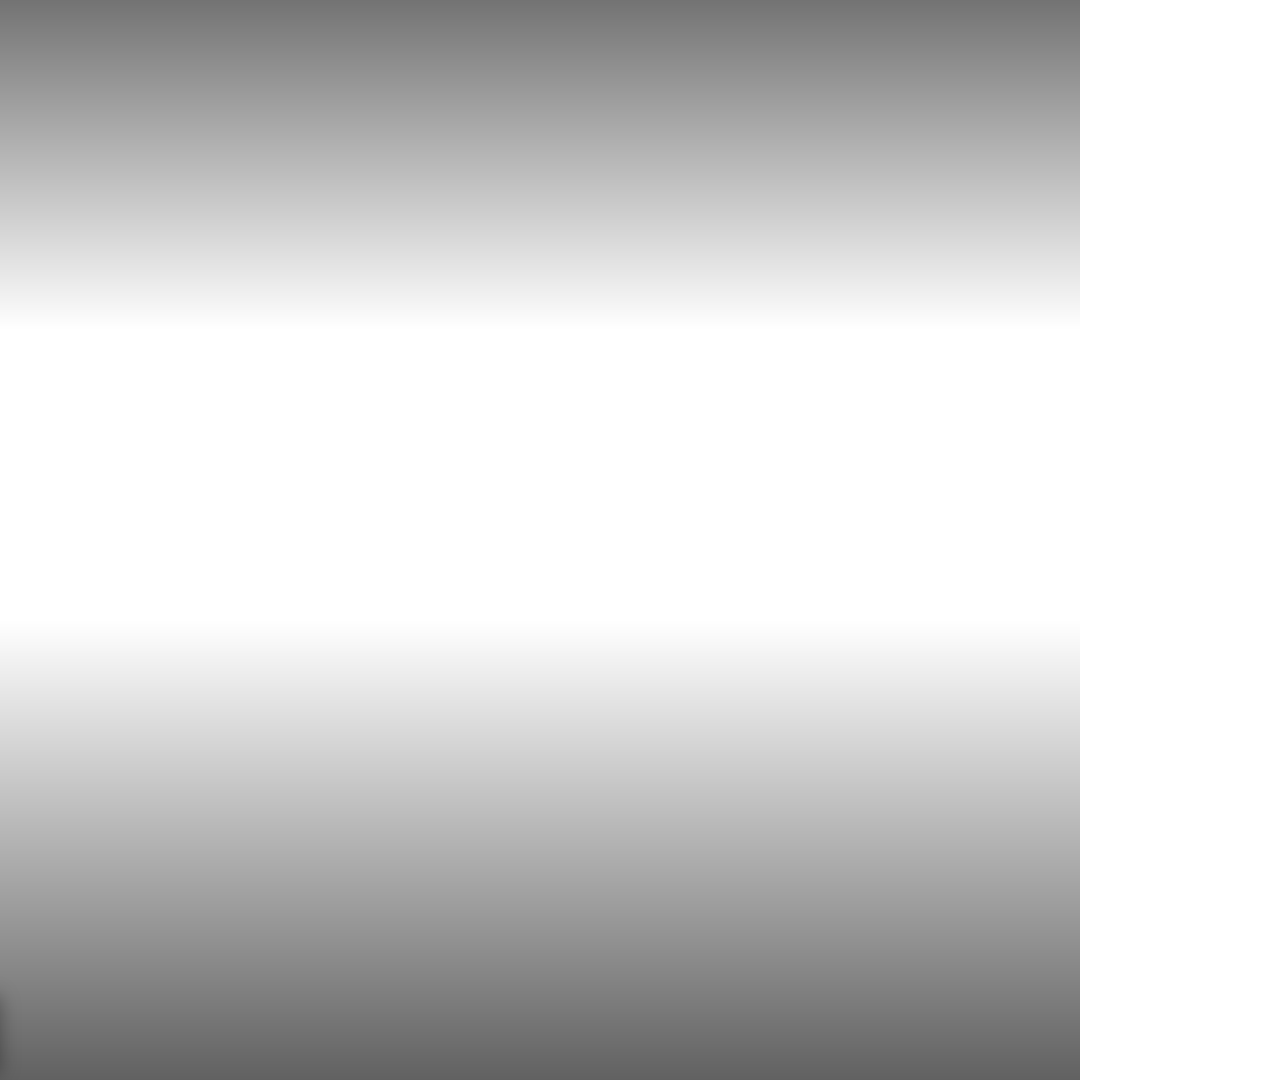
<file: social/promo.html>
<!doctype html>
<html lang="en">
<head>
<meta charset="utf-8">
<meta name="robots" content="noindex">
<title>Realistic Grass – promo overlay (render source)</title>
<!--
  Transparent overlay (texts, logo, ticker, van) laid over the lawn footage by
  social/render-promo.mjs. ?format=square (1080x1080, default), ?format=vertical (1080x1920,
  keeps TikTok/Reels safe zones: nothing important above y 220 or below y 1510) or
  ?format=landscape (1920x1080: YouTube, website, Facebook). Driven by render(t); scene timing = social/timing-<lang>.json
  (same voice-over as the reels):
    v1 hook question · v2 "real-looking grass" · v3 benefits · v4 call to action.
  ?lang=en|es · &bg=<video url> + &play to preview over a video in a browser.
-->
<style>
  @font-face { font-family: "Anton"; src: url("../assets/fonts/anton-latin.woff2") format("woff2"); }
  @font-face { font-family: "Inter"; font-weight: 400 800; src: url("../assets/fonts/inter-latin-var.woff2") format("woff2"); }
  html, body { margin: 0; width: 1080px; height: 1080px; overflow: hidden; background: transparent; }
  #stage { position: relative; width: 1080px; height: 1080px; overflow: hidden; font-family: "Inter", sans-serif; color: #fff; }
  #bgv { position: absolute; inset: 0; width: 100%; height: 100%; object-fit: cover; display: none; }
  .abs { position: absolute; will-change: transform, opacity; }
  .grad-top { left: 0; top: 0; width: 1080px; height: 330px; background: linear-gradient(rgba(0,0,0,.55), rgba(0,0,0,0)); }
  .grad-bot { left: 0; bottom: 0; width: 1080px; height: 460px; background: linear-gradient(rgba(0,0,0,0), rgba(0,0,0,.62)); }
  #dim { inset: 0; background: rgba(4, 30, 14, .72); opacity: 0; }
  #badge { left: 34px; top: 26px; width: 150px; filter: drop-shadow(0 8px 14px rgba(0,0,0,.5)); }
  .display { font-family: "Anton", Impact, sans-serif; text-transform: uppercase; line-height: 1; text-shadow: 0 4px 0 rgba(0,0,0,.35), 0 6px 26px rgba(0,0,0,.85); }
  #hook { left: 0; width: 1080px; top: 250px; text-align: center; }
  #hook div { font-size: 104px; }
  #hook .y { color: #ffd60a; }
  #real { left: 60px; top: 610px; width: 960px; }
  #real .big { font-size: 86px; color: #a6e04a; }
  #real .sub { margin-top: 14px; display: inline-block; font-size: 38px; font-weight: 800; background: rgba(8,44,22,.85);
               padding: 10px 22px; border-radius: 12px; border-left: 8px solid #ffd60a; }
  #list { left: 60px; top: 250px; margin: 0; padding: 26px 34px; border-radius: 22px; background: rgba(8,44,22,.78);
          box-shadow: 0 18px 40px rgba(0,0,0,.35); }
  #list li { list-style: none; display: flex; align-items: center; gap: 22px; font-family: "Anton", sans-serif; font-size: 62px;
             text-transform: uppercase; margin: 10px 0; will-change: transform, opacity; }
  #list li i { width: 68px; height: 68px; border-radius: 50%; background: #8cc63f; color: #0b2615; display: grid; place-items: center;
               flex-shrink: 0; font-style: normal; font-family: "Inter", sans-serif; font-weight: 900; font-size: 42px; }
  #list li.hl { color: #ffd60a; }
  #cta { left: 0; width: 1080px; top: 70px; text-align: center; }
  #cta img { width: 250px; filter: drop-shadow(0 12px 22px rgba(0,0,0,.5)); }
  #cta .pill { display: inline-block; margin-top: 8px; background: #ffd60a; color: #0b2615; font-family: "Anton", sans-serif; font-size: 62px;
               text-transform: uppercase; padding: 8px 44px 12px; border-radius: 999px; box-shadow: 0 12px 26px rgba(0,0,0,.4); }
  #cta .phone { font-family: "Anton", sans-serif; font-size: 128px; color: #ffd60a; margin-top: 14px; text-shadow: 0 10px 28px rgba(0,0,0,.6); }
  #cta .web { font-size: 42px; font-weight: 800; margin-top: 4px; }
  #cta .sub { font-size: 32px; font-weight: 600; color: #d8f0c0; margin-top: 10px; }
  #van { width: 330px; left: 0; top: 0; filter: drop-shadow(0 10px 12px rgba(0,0,0,.45)); }
  #ticker { left: 0; top: 1002px; width: 1080px; height: 78px; background: #ffd60a; overflow: hidden; box-shadow: 0 -6px 18px rgba(0,0,0,.35); }
  #ticker .track { position: absolute; top: 0; left: 0; white-space: nowrap; font-family: "Anton", sans-serif; font-size: 44px;
                   line-height: 78px; color: #0b2615; text-transform: uppercase; }
  #ticker b { color: #14612f; margin: 0 22px; font-weight: 400; }
  /* ----- vertical 1080x1920 ----- */
  body.v, body.v #stage { height: 1920px; }
  body.v .grad-top { height: 520px; }
  body.v .grad-bot { height: 900px; bottom: 300px; background: linear-gradient(rgba(0,0,0,0), rgba(0,0,0,.55) 70%, rgba(0,0,0,0)); }
  body.v #badge { left: 60px; top: 230px; width: 180px; }
  body.v #hook { top: 640px; }
  body.v #hook div { font-size: 124px; }
  body.v #real { left: 70px; top: 1140px; width: 900px; }
  body.v #real .big { font-size: 100px; }
  body.v #real .sub { font-size: 42px; }
  body.v #list { left: 70px; top: 620px; padding: 34px 40px; }
  body.v #list li { font-size: 72px; margin: 16px 0; }
  body.v #list li i { width: 80px; height: 80px; font-size: 50px; }
  body.v #cta { top: 330px; }
  body.v #cta img { width: 330px; }
  body.v #cta .pill { font-size: 80px; margin-top: 20px; padding: 10px 56px 16px; }
  body.v #cta .phone { font-size: 158px; margin-top: 30px; }
  body.v #cta .web { font-size: 52px; margin-top: 10px; }
  body.v #cta .sub { font-size: 38px; margin-top: 16px; }
  body.v #van { width: 440px; }
  body.v #ticker { top: 1418px; height: 88px; }
  body.v #ticker .track { font-size: 50px; line-height: 88px; }
  /* ----- landscape 1920x1080 ----- */
  body.l, body.l #stage { width: 1920px; }
  body.l .grad-top, body.l .grad-bot, body.l #ticker { width: 1920px; }
  body.l .grad-bot { height: 520px; }
  body.l #badge { left: 60px; top: 40px; width: 170px; }
  body.l #hook { width: 1920px; top: 300px; }
  body.l #hook div { font-size: 128px; }
  body.l #real { left: 100px; top: 640px; width: 1500px; }
  body.l #real .big { font-size: 110px; }
  body.l #real .sub { font-size: 44px; }
  body.l #list { left: 100px; top: 240px; padding: 30px 40px; }
  body.l #list li { font-size: 70px; margin: 12px 0; }
  body.l #list li i { width: 78px; height: 78px; font-size: 48px; }
  body.l #cta { width: 1920px; top: 80px; }
  body.l #cta img { width: 250px; }
  body.l #cta .pill { font-size: 66px; }
  body.l #cta .phone { font-size: 140px; margin-top: 10px; }
  body.l #cta .web { font-size: 46px; }
  body.l #cta .sub { font-size: 34px; }
  body.l #van { width: 400px; }
  body.l #ticker { top: 990px; height: 90px; }
  body.l #ticker .track { font-size: 50px; line-height: 90px; }
</style>
</head>
<body>
<div id="stage">
  <video id="bgv" muted playsinline></video>
  <div class="abs grad-top"></div>
  <div class="abs grad-bot"></div>
  <div id="dim" class="abs"></div>
  <img id="badge" class="abs" src="../assets/logo-sm.webp" alt="">
  <div id="hook" class="abs display"></div>
  <div id="real" class="abs"><div class="big display"></div><div class="sub"></div></div>
  <ul id="list" class="abs"></ul>
  <div id="cta" class="abs"><img src="../assets/logo.webp" alt=""><br><div class="pill"></div>
    <div class="phone display">(786) 329-9117</div><div class="web">www.realisticgrass.com</div><div class="sub"></div></div>
  <img id="van" class="abs" src="../assets/van-right.webp" alt="">
  <div id="ticker" class="abs"><div class="track"></div></div>
</div>
<script>
const params = new URLSearchParams(location.search);
const LANG = params.get("lang") === "es" ? "es" : "en";
const VERT = params.get("format") === "vertical", LAND = params.get("format") === "landscape";
if (VERT) document.body.classList.add("v");
if (LAND) document.body.classList.add("l");
const W = LAND ? 1920 : 1080, H = VERT ? 1920 : 1080;
const TICK_Y = VERT ? 1418 : LAND ? 990 : 1002, VAN_W = VERT ? 440 : LAND ? 400 : 330;
const TXT = {
  en: { hook: ["Tired of", "mowing, watering", "<span class='y'>&amp; mud?</span>"],
        real: "Real-looking artificial grass", realSub: "Installed in Miami · Wholesale prices",
        list: ["Premium quality", "Maintenance-free", "Free estimate", "5-Year Limited Warranty"],
        pill: "Free Estimate", sub: "Call or text today · English & Español",
        ticker: ["Wholesale price", "Premium quality", "Maintenance-free", "Free estimate", "5-Year limited warranty", "Call (786) 329-9117"] },
  es: { hook: ["¿Cansado de", "cortar, regar", "<span class='y'>y el lodo?</span>"],
        real: "Grama artificial que parece real", realSub: "Instalada en Miami · Precios al por mayor",
        list: ["Calidad premium", "Sin mantenimiento", "Estimado gratis", "Garantía limitada 5 años"],
        pill: "Estimado Gratis", sub: "Llame o escriba hoy · Español & English",
        ticker: ["Precio al por mayor", "Calidad premium", "Sin mantenimiento", "Estimado gratis", "Garantía limitada de 5 años", "Llame al (786) 329-9117"] },
}[LANG];
document.documentElement.lang = LANG;
const $ = (id) => document.getElementById(id);
$("hook").innerHTML = TXT.hook.map((s) => `<div>${s}</div>`).join("");
document.querySelector("#real .big").textContent = TXT.real;
document.querySelector("#real .sub").textContent = TXT.realSub;
$("list").innerHTML = TXT.list.map((s, i) => `<li class="${i === 3 ? "hl" : ""}"><i>✓</i>${s}</li>`).join("");
document.querySelector("#cta .pill").textContent = TXT.pill;
document.querySelector("#cta .sub").textContent = TXT.sub;
const track = document.querySelector("#ticker .track");
const tickerUnit = TXT.ticker.map((s) => `${s}<b>★</b>`).join("");
track.innerHTML = tickerUnit.repeat(6);

let T = { v1: 0.35, hookEnd: 2.6, vanStart: 2.65, v2: 2.9, vanEnd: 7.4, listStart: 7.6, v3: 7.76, ctaStart: 12.4, v4: 12.7, duration: 18.6 };
window.setTiming = (t) => { T = { ...T, ...t }; window.DURATION = T.duration; };
window.DURATION = T.duration;

const clamp = (x, a = 0, b = 1) => Math.min(b, Math.max(a, x));
const seg = (t, a, b) => clamp((t - a) / (b - a));
const easeOut = (x) => 1 - Math.pow(1 - x, 3);
const backOut = (x) => { const c = 1.7; return 1 + (c + 1) * Math.pow(x - 1, 3) + c * Math.pow(x - 1, 2); };
let unitW = 0;

function render(t) {
  const cta = seg(t, T.ctaStart - 0.1, T.ctaStart + 0.5);

  // small logo badge (hidden when the big logo of the end card shows)
  $("badge").style.opacity = seg(t, 0.2, 0.6) * (1 - cta);
  $("badge").style.transform = `scale(${0.6 + 0.4 * backOut(seg(t, 0.2, 0.8))})`;

  // Hook question, word groups pop in with the voice
  document.querySelectorAll("#hook div").forEach((el, i) => {
    const a = backOut(seg(t, T.v1 + i * 0.45, T.v1 + 0.4 + i * 0.45));
    const o = seg(t, T.hookEnd - 0.3, T.hookEnd);
    el.style.opacity = clamp(a) * (1 - o);
    el.style.transform = `translateY(${(1 - clamp(a)) * 50}px) scale(${0.85 + 0.15 * a})`;
  });

  // "Real-looking artificial grass" lower third
  const r1 = easeOut(seg(t, T.v2, T.v2 + 0.5)), r2 = easeOut(seg(t, T.v2 + 1.3, T.v2 + 1.8));
  const ro = seg(t, T.vanEnd - 0.2, T.vanEnd + 0.2);
  document.querySelector("#real .big").style.cssText = `opacity:${r1 * (1 - ro)};transform:translateX(${(1 - r1) * -600}px)`;
  document.querySelector("#real .sub").style.cssText = `opacity:${r2 * (1 - ro)};transform:translateX(${(1 - r2) * -600}px)`;

  // Benefits panel, one line at a time across the third voice line
  const span = Math.max(2.4, T.ctaStart - T.v3 - 0.8);
  const lp = easeOut(seg(t, T.listStart, T.listStart + 0.4)), lo = seg(t, T.ctaStart - 0.35, T.ctaStart);
  $("list").style.opacity = lp * (1 - lo);
  $("list").style.transform = `translateX(${(1 - lp) * -80}px)`;
  document.querySelectorAll("#list li").forEach((el, i) => {
    const a = backOut(seg(t, T.v3 + (i * span) / 4, T.v3 + (i * span) / 4 + 0.45));
    el.style.opacity = clamp(a);
    el.style.transform = `translateX(${(1 - a) * -120}px)`;
  });

  // End card: darken the footage, big logo, offer and phone number
  $("dim").style.opacity = cta;
  const c = backOut(seg(t, T.ctaStart, T.ctaStart + 0.7));
  $("cta").style.opacity = seg(t, T.ctaStart, T.ctaStart + 0.3);
  $("cta").style.transform = `scale(${0.75 + 0.25 * c})`;
  const pulse = t > T.v4 + 0.8 ? 1 + 0.04 * Math.max(0, Math.sin((t - T.v4) * 5)) : 1;
  document.querySelector("#cta .phone").style.transform = `scale(${pulse})`;

  // Van drives in and parks bottom-right on the end card
  const vIn = easeOut(seg(t, T.ctaStart + 0.2, T.ctaStart + 1.5));
  const vParkX = VERT ? (W - VAN_W) / 2 : W - VAN_W - 40;
  const vx = -VAN_W - 30 + vIn * (vParkX + VAN_W + 30), vy = TICK_Y - VAN_W * 0.5 + (vIn < 1 ? Math.sin(t * 38) * 2 : 0);
  $("van").style.opacity = t > T.ctaStart ? 1 : 0;
  $("van").style.transform = `translate(${vx}px, ${vy}px)`;

  // Ticker: slides up, then scrolls continuously
  if (!unitW) unitW = track.scrollWidth / 6;
  const tk = easeOut(seg(t, 0.4, 0.9));
  $("ticker").style.transform = `translateX(${(1 - tk) * -W}px)`;
  track.style.transform = `translateX(${-((t * 150) % unitW)}px)`;
}

window.READY = Promise.all([document.fonts.ready, ...[...document.images].map((im) => im.decode().catch(() => {}))])
  .then(() => { render(0); return true; });
window.render = render;

if (params.has("play")) {                      // browser preview, optionally over a video
  const v = $("bgv");
  if (params.get("bg")) { v.src = params.get("bg"); v.style.display = "block"; v.loop = true; v.play(); }
  window.READY.then(() => { const t0 = performance.now();
    const loop = (now) => { render(((now - t0) / 1000) % T.duration); requestAnimationFrame(loop); };
    requestAnimationFrame(loop); });
}
</script>
</body>
</html>
</file>
<file: styles.css>
/* Fonts are self-hosted (latin subset): faster, and no request to a third party */
@font-face {
  font-family: "Anton"; font-style: normal; font-weight: 400; font-display: swap;
  src: url("assets/fonts/anton-latin.woff2") format("woff2");
}
@font-face {
  font-family: "Inter"; font-style: normal; font-weight: 400 800; font-display: swap;
  src: url("assets/fonts/inter-latin-var.woff2") format("woff2");
}

:root {
  --green-900: #0a3a20;
  --green-800: #0f4d2c;
  --green-700: #14612f;
  --lime: #8cc63f;
  --lime-bright: #a6e04a;
  --yellow: #ffd60a;
  --white: #f8fbf5;
  --ink: #0b2615;
  --panel: rgba(8, 44, 22, 0.86);
  --panel-light: rgba(255, 255, 255, 0.95);
  --radius: 18px;
  --shadow: 0 18px 40px rgba(0, 0, 0, 0.35);
  --sod: 24px; /* width of the turf border the van lays (set by script.js) */
}

* { box-sizing: border-box; }
html { scroll-behavior: smooth; overflow-x: clip; }
body {
  margin: 0;
  font-family: "Inter", system-ui, -apple-system, Segoe UI, Roboto, sans-serif;
  color: var(--white);
  background: #1f6b2a;
  line-height: 1.55;
  overflow-x: clip;
  padding: var(--sod); /* keep the page inside the turf border */
}
img { max-width: 100%; height: auto; display: block; }
a { color: inherit; }
h1, h2, h3 { line-height: 1.1; margin: 0 0 .5em; }
h1, h2, .brand-text, .big-phone, .strip p, .badges b, .stat b, .steps span {
  font-family: "Anton", Impact, "Arial Narrow", sans-serif;
  font-weight: 400;
  letter-spacing: .02em;
  text-transform: uppercase;
}

/* ---------- Animated turf background ---------- */
#turf, .turf-fallback, .turf-shade {
  position: fixed; inset: 0; width: 100%; height: 100%; z-index: -3;
}
.turf-fallback {
  z-index: -4;
  background: url("assets/turf.jpg") center / 640px auto repeat;
}
.turf-shade {
  z-index: -2;
  background:
    radial-gradient(ellipse at 50% 0%, rgba(0,0,0,.05), rgba(0,0,0,.35) 80%),
    linear-gradient(to bottom, rgba(0,0,0,.15), rgba(0,0,0,.25));
  pointer-events: none;
}

/* ---------- Van ---------- */
#van {
  position: fixed; left: 0; top: 0; z-index: 60;
  width: var(--van-w, 170px);
  pointer-events: none;
  will-change: transform;
}
#van img { width: 100%; height: auto; }
/* The bounce uses the separate `translate` property so it never overrides
   the rotation that script.js sets through `transform`. */
#van.bump img { animation: bump .5s ease-in-out infinite alternate; }
@keyframes bump { from { translate: 0 0; } to { translate: 0 -1.5px; } }

/* ---------- Turf tiles laid by the van ---------- */
#sod { position: fixed; left: 0; top: 0; z-index: 59; pointer-events: none; }
/* Bare soil groove the tiles are laid into (hides content scrolling under the border) */
.sod-groove {
  position: fixed; inset: 0; z-index: 58; pointer-events: none;
  border: var(--sod) solid #3a2a18;
  box-shadow: inset 0 0 0 2px rgba(0,0,0,.35), inset 0 0 12px rgba(0,0,0,.35);
}

/* ---------- Top bar & nav ---------- */
.topbar {
  background: var(--green-900);
  font-size: .9rem;
  display: flex; gap: .6rem; justify-content: center; align-items: center; flex-wrap: wrap;
  padding: .45rem 1rem;
  text-align: center;
}
.topbar strong { color: var(--yellow); }
.topbar-phone { font-weight: 800; color: var(--yellow); text-decoration: none; margin-left: .6rem; }

.nav {
  position: sticky; top: var(--sod); z-index: 50;
  display: flex; align-items: center; gap: 1.5rem;
  padding: .5rem clamp(1rem, 4vw, 3rem);
  background: rgba(10, 58, 32, .94);
  border-bottom: 3px solid var(--lime);
}
.brand { display: flex; align-items: center; gap: .7rem; text-decoration: none; }
.brand img { width: 62px; height: auto; }
.brand-text { font-size: 1.55rem; line-height: 1; }
.brand-text b { font-weight: 400; color: var(--white); }
.brand-text { color: var(--lime-bright); white-space: nowrap; }
.brand-text small {
  display: block; font-family: "Inter", sans-serif; font-size: .7rem; letter-spacing: .12em;
  color: #d8f0c0; margin-top: .25rem; font-weight: 600;
}
.nav-links { display: flex; gap: clamp(.8rem, 1.6vw, 1.4rem); margin-left: auto; }
.nav-links a { text-decoration: none; font-weight: 600; opacity: .92; white-space: nowrap; }
.nav-links a:hover { color: var(--lime-bright); }
.lang { display: flex; border: 2px solid rgba(255,255,255,.35); border-radius: 999px; overflow: hidden; flex-shrink: 0; }
.lang a { padding: .3rem .6rem; font-weight: 800; font-size: .8rem; text-decoration: none; letter-spacing: .05em; }
.lang a[aria-current="page"] { background: var(--lime); color: var(--ink); }
.lang a:not([aria-current]):hover { background: rgba(255,255,255,.15); }
.burger { display: none; background: none; border: 0; padding: .4rem; cursor: pointer; margin-left: auto; }
.burger span { display: block; width: 26px; height: 3px; background: var(--white); margin: 5px 0; border-radius: 2px; }

/* ---------- Buttons ---------- */
.btn {
  display: inline-flex; align-items: center; justify-content: center; gap: .4rem;
  border-radius: 999px; padding: .7rem 1.3rem;
  font-weight: 800; text-decoration: none; border: 2px solid transparent; cursor: pointer;
  font-size: 1rem; font-family: inherit; white-space: nowrap;
  transition: transform .15s ease, box-shadow .15s ease;
}
.btn:hover { transform: translateY(-2px); box-shadow: 0 8px 20px rgba(0,0,0,.3); }
.btn-yellow { background: var(--yellow); color: var(--ink); }
.btn-ghost { border-color: var(--white); color: var(--white); background: rgba(0,0,0,.25); }
.btn-lg { padding: .95rem 1.6rem; font-size: 1.08rem; }

/* ---------- Layout ---------- */
main { padding: 0 clamp(1rem, 4vw, 3rem); }
.section { max-width: 1180px; margin: 0 auto 2.5rem; background: var(--panel); border-radius: var(--radius); padding: clamp(1.5rem, 4vw, 3rem); box-shadow: var(--shadow); }
.section-head { text-align: center; max-width: 760px; margin: 0 auto 2rem; }
.section-head h2, .why-copy h2 { font-size: clamp(2rem, 4.5vw, 3.1rem); }
.section-head p:last-child { opacity: .9; }
.eyebrow {
  display: inline-block; margin: 0 0 .7rem;
  color: var(--ink); background: var(--lime);
  font-weight: 800; font-size: .78rem; letter-spacing: .14em; text-transform: uppercase;
  padding: .3rem .75rem; border-radius: 999px;
}

/* ---------- Hero ---------- */
.hero {
  max-width: 1180px; margin: 2.5rem auto;
  display: grid; grid-template-columns: 1.15fr .85fr; gap: 2rem; align-items: center;
}
.hero-copy {
  background: var(--panel); border-radius: var(--radius); padding: clamp(1.5rem, 4vw, 2.8rem);
  box-shadow: var(--shadow);
}
.hero h1 { font-size: clamp(2.8rem, 7vw, 5.2rem); }
.hero h1 span { color: var(--lime-bright); display: block; font-style: italic; }
.lead { font-size: 1.12rem; margin: 0 0 1.2rem; }
.lead strong { color: var(--yellow); }
.checks { list-style: none; padding: 0; margin: 0 0 1.5rem; display: grid; grid-template-columns: repeat(2, minmax(0, 1fr)); gap: .45rem 1rem; }
.checks li { position: relative; padding-left: 1.7rem; font-weight: 700; text-transform: uppercase; font-size: .92rem; letter-spacing: .03em; }
.checks li::before {
  content: "✓"; position: absolute; left: 0; top: .05rem;
  width: 1.25rem; height: 1.25rem; border-radius: 50%; display: grid; place-items: center;
  background: var(--lime); color: var(--ink); font-size: .75rem; font-weight: 900;
}
.hero-ctas { display: flex; flex-wrap: wrap; gap: .8rem; margin-bottom: 1.6rem; }
.badges { display: flex; gap: .8rem; flex-wrap: wrap; }
.badges div {
  display: flex; align-items: center; gap: .55rem;
  background: rgba(255,255,255,.08); border: 1px solid rgba(255,255,255,.18);
  padding: .5rem .9rem; border-radius: 14px;
}
.badges b { font-size: 2rem; color: var(--yellow); line-height: 1; }
.badges span { font-size: .78rem; line-height: 1.15; font-weight: 700; text-transform: uppercase; }
.hero-logo img {
  width: 100%; max-width: 520px; margin: 0 auto;
  filter: drop-shadow(0 20px 30px rgba(0,0,0,.5));
  animation: float 6s ease-in-out infinite;
}
@keyframes float { 50% { transform: translateY(-12px) rotate(-1deg); } }

/* ---------- Strip ---------- */
.strip {
  max-width: 1180px; margin: 0 auto 2.5rem; border-radius: var(--radius);
  background: var(--yellow); color: var(--ink); text-align: center; padding: .9rem 1rem;
  box-shadow: var(--shadow);
}
.strip p { margin: 0; font-size: clamp(1rem, 2.3vw, 1.5rem); }
.strip i { color: var(--green-700); font-style: normal; margin: 0 .4rem; }

/* ---------- Video ---------- */
.video-grid { display: grid; grid-template-columns: minmax(0, 1fr) minmax(0, 1fr); gap: clamp(1.2rem, 3vw, 2.5rem); align-items: center; }
.video-wrap { margin: 0; }
.video-wide { margin: 0 0 clamp(1.2rem, 3vw, 2.5rem); }
.video-wide video { display: block; width: 100%; height: auto; aspect-ratio: 16 / 9; border-radius: 16px; background: #0a3a20;
                    box-shadow: 0 16px 34px rgba(0,0,0,.4); }
.video-wrap video { display: block; width: 100%; height: auto; aspect-ratio: 1 / 1; border-radius: 16px; background: #0a3a20;
                    box-shadow: 0 16px 34px rgba(0,0,0,.4); }
.video-wrap figcaption { margin-top: .6rem; font-size: .9rem; text-align: center; opacity: .9; }
.video-wrap figcaption a, .video-copy a:not(.btn) { color: var(--yellow); }
.video-copy h2 { font-size: clamp(2rem, 4.2vw, 3rem); }
.video-copy .hero-ctas { margin: 1.4rem 0 0; }
@media (max-width: 860px) { .video-grid { grid-template-columns: 1fr; } }

/* ---------- Cards ---------- */
.cards { display: grid; gap: 1.2rem; }
.cards-4 { grid-template-columns: repeat(4, minmax(0, 1fr)); }
.cards-3 { grid-template-columns: repeat(3, minmax(0, 1fr)); }
.card {
  background: rgba(255,255,255,.07); border: 1px solid rgba(255,255,255,.14);
  border-radius: 16px; padding: 1.4rem; margin: 0;
  transition: transform .2s ease, background .2s ease;
}
.card:hover { transform: translateY(-4px); background: rgba(255,255,255,.11); }
.card h3 { font-size: 1.2rem; color: var(--lime-bright); }
.card p { margin: 0; opacity: .92; }
.card-icon { font-size: 2.2rem; margin-bottom: .6rem; }
.stat b { display: block; font-size: 2.4rem; color: var(--yellow); margin-bottom: .3rem; line-height: 1; }
.quote p { font-size: 1.05rem; font-style: italic; }
.quote footer { margin-top: 1rem; font-weight: 700; color: var(--yellow); font-size: .92rem; }

/* ---------- Applications ---------- */
.apps { display: grid; grid-template-columns: repeat(4, minmax(0, 1fr)); gap: 1rem; }
.app {
  font-size: 2rem; text-align: center; padding: 1.2rem .6rem;
  background: linear-gradient(160deg, rgba(140,198,63,.25), rgba(140,198,63,.06));
  border: 1px solid rgba(140,198,63,.4); border-radius: 16px;
}
.app span { display: block; font-size: .95rem; font-weight: 700; margin-top: .4rem; }

/* ---------- Why ---------- */
.why { display: grid; grid-template-columns: 1fr 1.1fr; gap: 2rem; align-items: center; }
.why-van img { filter: drop-shadow(0 20px 25px rgba(0,0,0,.45)); }
.why-list { padding: 0; list-style: none; margin: 1rem 0 0; }
.why-list li { padding: .55rem 0 .55rem 1.8rem; position: relative; border-bottom: 1px solid rgba(255,255,255,.1); }
.why-list li::before { content: "🌱"; position: absolute; left: 0; top: .5rem; }
.why-list b { color: var(--lime-bright); }

/* ---------- Steps ---------- */
.steps { list-style: none; padding: 0; margin: 0; display: grid; grid-template-columns: repeat(4, minmax(0, 1fr)); gap: 1.2rem; counter-reset: s; }
.steps li { background: rgba(255,255,255,.07); border-radius: 16px; padding: 1.4rem; position: relative; }
.steps span {
  display: grid; place-items: center; width: 3rem; height: 3rem; border-radius: 50%;
  background: var(--yellow); color: var(--ink); font-size: 1.6rem; margin-bottom: .8rem;
}
.steps h3 { color: var(--lime-bright); font-size: 1.15rem; }
.steps p { margin: 0; opacity: .92; }

/* ---------- Areas ---------- */
.areas { list-style: none; padding: 0; margin: 0; display: flex; flex-wrap: wrap; justify-content: center; gap: .6rem; }
.areas li { background: rgba(255,255,255,.1); border: 1px solid rgba(255,255,255,.2); border-radius: 999px; padding: .45rem 1rem; font-weight: 600; }
.areas li::before { content: "📍 "; }

/* ---------- FAQ ---------- */
.faq { max-width: 820px; margin: 0 auto; }
.faq details { background: rgba(255,255,255,.07); border-radius: 12px; margin-bottom: .7rem; padding: 0 1.2rem; }
.faq summary { cursor: pointer; font-weight: 700; padding: 1rem 0; list-style: none; display: flex; justify-content: space-between; gap: 1rem; }
.faq summary::-webkit-details-marker { display: none; }
.faq summary::after { content: "+"; color: var(--yellow); font-size: 1.4rem; line-height: 1; }
.faq details[open] summary::after { content: "–"; }
.faq details p { margin: 0 0 1rem; opacity: .92; }

/* ---------- Contact (mirrors the yard sign) ---------- */
#contact { background: var(--green-800); border: 4px solid var(--white); }
.contact { display: grid; grid-template-columns: 1.1fr .9fr; gap: 1.5rem; }
.contact-card {
  background: var(--panel-light); color: var(--green-800); border-radius: 14px;
  padding: clamp(1.3rem, 3vw, 2.2rem); position: relative;
}
.contact-card h2 { font-size: clamp(1.6rem, 3.4vw, 2.3rem); }
.contact-card h2 span { font-style: italic; font-size: 1.25em; }
.checks-dark { grid-template-columns: 1fr; }
.checks-dark li { font-family: "Anton", sans-serif; font-weight: 400; font-size: 1.15rem; letter-spacing: .03em; }
.checks-dark li::before { background: var(--green-800); color: var(--white); }
.big-phone { display: block; font-size: clamp(2.4rem, 6vw, 3.8rem); text-decoration: none; line-height: 1.05; }
.site-link { font-weight: 800; font-size: 1.05rem; text-decoration: none; }
.site-link:hover, .big-phone:hover { text-decoration: underline; }
.qr { position: absolute; right: 1.2rem; bottom: 1.2rem; text-align: center; font-size: .72rem; letter-spacing: .1em; text-transform: uppercase; }
.qr img { width: 96px; height: auto; }

.form { display: grid; gap: .7rem; align-content: start; }
.form h3 { font-family: "Anton", sans-serif; font-weight: 400; font-size: 1.9rem; text-transform: uppercase; margin: 0; color: var(--yellow); }
.form-sub { margin: 0 0 .3rem; opacity: .9; }
.form label { display: grid; gap: .25rem; font-weight: 600; font-size: .9rem; }
.form input, .form select, .form textarea {
  font: inherit; padding: .7rem .8rem; border-radius: 10px; border: 2px solid transparent;
  background: var(--white); color: var(--ink); width: 100%;
}
.form input:focus, .form select:focus, .form textarea:focus { outline: none; border-color: var(--yellow); }
.form-note { margin: 0; text-align: center; font-size: .85rem; opacity: .85; }

/* ---------- Footer ---------- */
.footer { text-align: center; padding: 2rem 1rem 6rem; background: rgba(6, 34, 18, .92); }
.footer img { margin: 0 auto .6rem; }
.footer p { margin: .3rem 0; }
.footer a { color: var(--yellow); text-decoration: none; font-weight: 700; }
.footer .small { font-size: .8rem; opacity: .7; }

.float-call {
  position: fixed; right: calc(var(--sod) + .8rem); bottom: calc(var(--sod) + .8rem); z-index: 70;
  width: 58px; height: 58px; border-radius: 50%; display: none; place-items: center;
  background: var(--yellow); color: var(--ink); font-size: 1.6rem; text-decoration: none; box-shadow: var(--shadow);
}

/* ---------- Responsive ---------- */
@media (max-width: 980px) {
  .hero { grid-template-columns: 1fr; }
  .hero-logo { order: -1; }
  .hero-logo img { max-width: 240px; }
  .cards-4, .apps, .steps { grid-template-columns: repeat(2, minmax(0, 1fr)); }
  .cards-3 { grid-template-columns: 1fr 1fr; }
  .why, .contact { grid-template-columns: 1fr; }
}
@media (max-width: 900px) {
  .nav-links {
    display: none; position: absolute; top: 100%; left: 0; right: 0;
    flex-direction: column; gap: 0; background: var(--green-900); padding: .5rem 1rem 1rem;
  }
  .nav-links.open { display: flex; }
  .nav-links a { padding: .7rem 0; border-bottom: 1px solid rgba(255,255,255,.1); }
  .nav-cta { display: none; }
  .burger { display: block; margin-left: .6rem; }
  .lang { margin-left: auto; }
  .topbar-sep, .topbar > span:first-child { display: none; }
  .motion-toggle { font-size: .72rem; }
  .topbar { font-size: .82rem; }
  .float-call { display: grid; }
}
@media (max-width: 560px) {
  .cards-4, .cards-3, .apps, .steps { grid-template-columns: 1fr; }
  .apps { grid-template-columns: 1fr 1fr; }
  .checks { grid-template-columns: 1fr; }
  .qr { position: static; margin-top: 1rem; display: inline-block; }
  .brand-text { font-size: 1.1rem; }
  .brand-text small { display: none; }
  .brand img { width: 40px; }
  .brand { gap: .45rem; min-width: 0; flex: 1 1 auto; overflow: hidden; }
  .brand-text { overflow: hidden; }
  .nav { gap: .6rem; }
  .lang a { padding: .25rem .45rem; }
  .hero-ctas .btn { width: 100%; }
}

@media (prefers-reduced-motion: reduce) {
  html { scroll-behavior: auto; }
  .hero-logo img, #van.bump img { animation: none; }
  .btn, .card { transition: none; }
}

/* ---------- Accessibility ---------- */
.skip-link {
  position: absolute; left: 1rem; top: -100px; z-index: 100;
  background: var(--yellow); color: var(--ink); font-weight: 800;
  padding: .6rem 1rem; border-radius: 8px; text-decoration: none;
}
.skip-link:focus { top: 1rem; }
:focus-visible { outline: 3px solid var(--yellow); outline-offset: 2px; }
.motion-toggle {
  font: inherit; font-size: .8rem; font-weight: 700; cursor: pointer;
  background: transparent; color: #d8f0c0; border: 1px solid rgba(255,255,255,.35);
  border-radius: 999px; padding: .15rem .65rem; margin-left: .4rem;
}
.motion-toggle:hover { background: rgba(255,255,255,.12); }
body.paused .hero-logo img, body.paused #van.bump img { animation-play-state: paused; }

/* ---------- Form consent & footer links ---------- */
.consent { margin: .2rem 0 0; font-size: .78rem; line-height: 1.4; opacity: .85; }
.consent a, .footer-links a, .badges a, .card a, .faq a, .why-list a { color: var(--yellow); }
.footer-links { margin-top: .6rem !important; }

/* ---------- Legal pages (privacy, warranty) ---------- */
body.doc { --sod: 0px; }
.doc main { padding-top: 2rem; }
.legal { max-width: 860px; }
.legal h1 { font-size: clamp(2rem, 5vw, 3rem); }
.legal h2 { font-family: "Inter", sans-serif; text-transform: none; letter-spacing: 0; font-size: 1.25rem; font-weight: 800; color: var(--lime-bright); margin: 1.8rem 0 .5rem; }
.legal p, .legal li { opacity: .95; }
.legal ul { padding-left: 1.2rem; }
.legal a { color: var(--yellow); }
.legal .meta { opacity: .75; font-size: .9rem; }
.legal .box { background: rgba(255,255,255,.08); border: 1px solid rgba(255,255,255,.2); border-radius: 12px; padding: 1rem 1.2rem; }
.legal .caps { text-transform: uppercase; font-size: .9rem; }
.print-only { display: none; }
.doc-actions { display: flex; flex-wrap: wrap; gap: .7rem; margin-top: 1.5rem; }

@media print {
  body { background: #fff; color: #000; padding: 0; }
  #turf, .turf-fallback, .turf-shade, .sod-groove, .topbar, .nav, .footer, .float-call, .skip-link, .doc-actions { display: none !important; }
  .section { background: none; box-shadow: none; padding: 0; }
  .legal h2 { color: #000; }
  .legal a { color: #000; }
  .legal .box { border-color: #999; background: none; }
  .print-only { display: block; margin-top: 1.5rem; break-inside: avoid; }
  .print-only p { margin: .7rem 0; }
}

/* Anchor jumps land below the sticky header */
section[id], h2[id] { scroll-margin-top: calc(var(--sod) + 96px); }

/* ---------- Touch targets (>= 44px hit area, visuals unchanged) ---------- */
.motion-toggle, .lang a, .burger, .topbar-phone, .footer a, .footer-links a { position: relative; }
.motion-toggle::after, .lang a::after, .burger::after, .topbar-phone::after, .footer a::after, .footer-links a::after {
  content: ""; position: absolute; left: 0; right: 0; top: 50%; min-height: 44px; transform: translateY(-50%);
}
.motion-toggle, .burger { min-height: 44px; }
.lang a { display: inline-flex; align-items: center; min-height: 36px; min-width: 40px; justify-content: center; }
</file>
